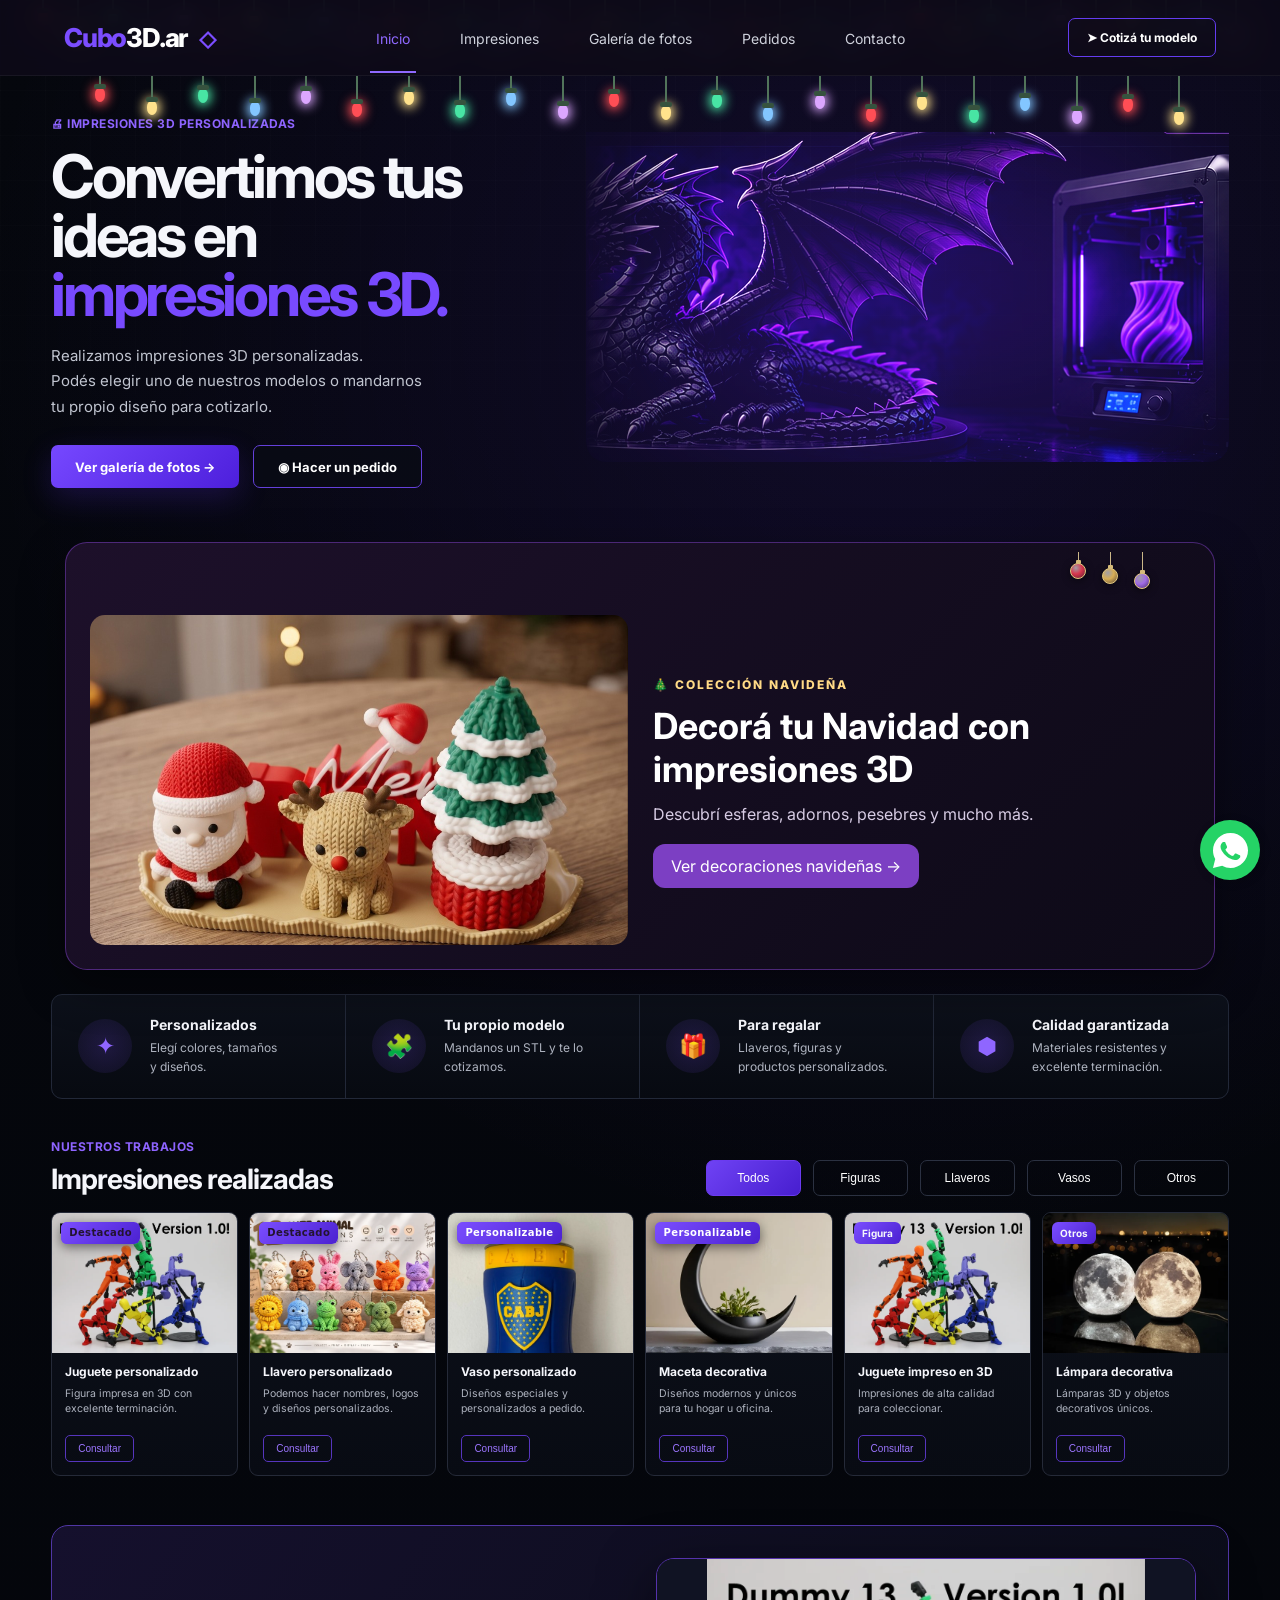
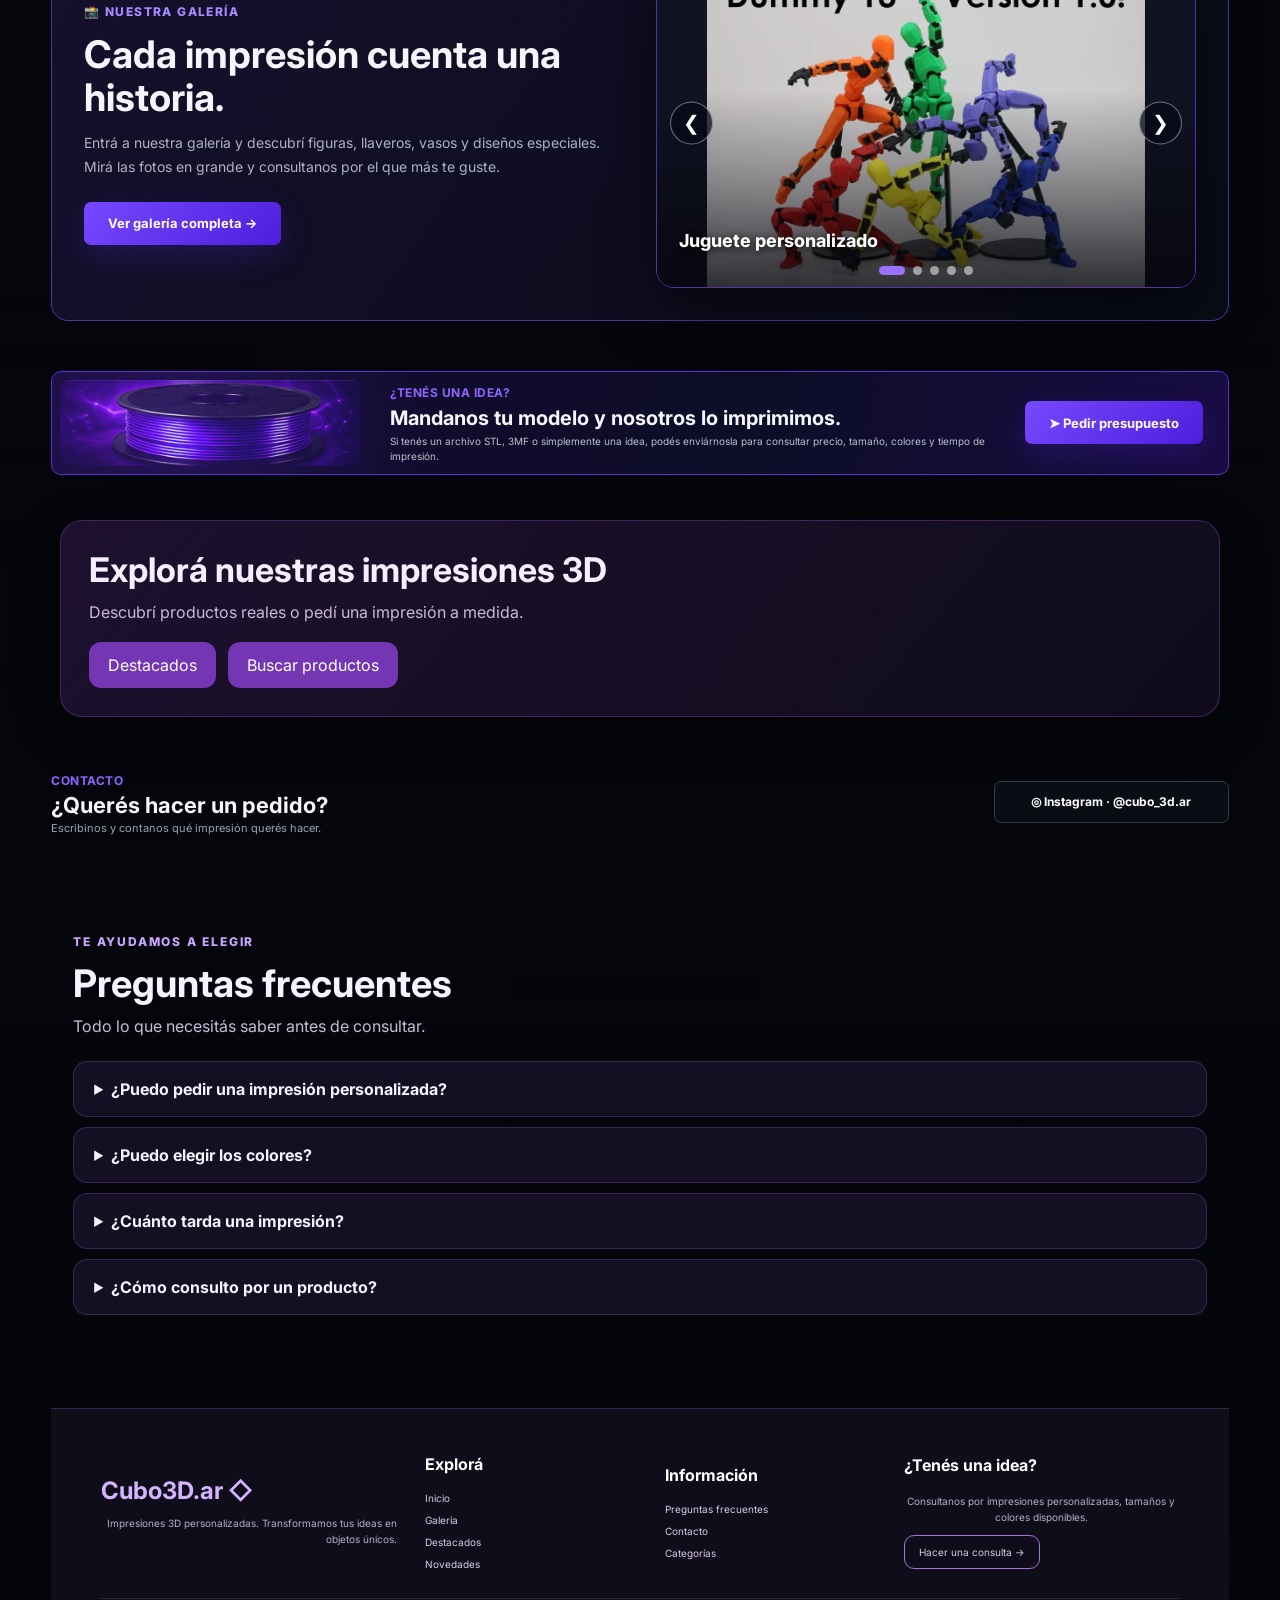
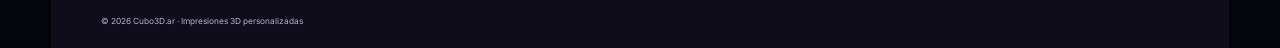
<file: index.html>
<!DOCTYPE html>

<html lang="es">
<head>
<meta charset="utf-8"/>
<meta content="width=device-width, initial-scale=1.0" name="viewport"/>
<title>Cubo3D.ar | Impresiones 3D</title>
<link rel="icon" href="imagenes/icono.png" type="image/png">
<link href="https://fonts.googleapis.com" rel="preconnect"/>
<link crossorigin="" href="https://fonts.gstatic.com" rel="preconnect"/>
<link href="https://fonts.googleapis.com/css2?family=Inter:wght@400;500;600;700;800&amp;display=swap" rel="stylesheet"/>
<link href="style.css" rel="stylesheet"/>
<link href="carrusel.css" rel="stylesheet"/>
<link href="tienda.css" rel="stylesheet"/><link href="profesional.css" rel="stylesheet"/><link href="etiquetas-recientes.css" rel="stylesheet"/><link href="carruseles-fix.css" rel="stylesheet"/><link href="luces-y-trineo.css?v=2" rel="stylesheet"/>
<link href="destacados-navidenos.css" rel="stylesheet"/><link href="bolitas-navidenas.css" rel="stylesheet"/><link href="copos-suaves.css?v=2" rel="stylesheet"/></head>
<body>
<header class="header">
<a class="logo" href="#inicio"><span>Cubo</span>3D.ar <b>◇</b></a>
<nav class="nav">
<a class="active" href="#inicio">Inicio</a>
<a href="#trabajos">Impresiones</a>
<a href="galeria.html">Galería de fotos</a>
<a href="#pedidos">Pedidos</a>
<a href="#contacto">Contacto</a>
</nav>
<a class="cotiza" href="#contacto">➤ Cotizá tu modelo</a>
</header>
<main>
<section class="hero" id="inicio">
<div class="hero-text">
<div class="eyebrow">🖨 IMPRESIONES 3D PERSONALIZADAS</div>
<h1>Convertimos tus ideas en <span>impresiones 3D.</span></h1>
<p>Realizamos impresiones 3D personalizadas.<br/>Podés elegir uno de nuestros modelos o mandarnos<br/>tu propio diseño para cotizarlo.</p>
<div class="hero-actions">
<a class="btn primary" href="galeria.html">Ver galería de fotos →</a>
<a class="btn secondary" href="#contacto">◉ Hacer un pedido</a>
</div>
</div>
<div class="hero-image-wrap">
<div class="hero-glow"></div>
<img alt="Dragón impreso en 3D" class="hero-image" src="imagenes/dragon-principal.png"/>
<div class="whatsapp-container">
  <a href="https://wa.me/5491151370182" 
     class="whatsapp-float" 
     target="_blank" 
     rel="noopener noreferrer" 
     title="Chatea con nosotros por WhatsApp">
    <svg xmlns="http://w3.org" viewBox="0 0 32 32" fill="#25D366">
      <path d="M16 0C7.163 0 0 7.163 0 16c0 2.85.743 5.518 2.043 7.846L0 32l8.347-2.007A15.86 15.86 0 0016 32c8.837 0 16-7.163 16-16S24.837 0 16 0zm8.288 22.564c-.354.994-1.742 1.819-2.857 2.058-.788.167-1.808.3-5.253-1.077-4.409-1.758-7.274-6.223-7.494-6.516-.22-.293-1.79-2.384-1.79-4.548 0-2.164 1.131-3.226 1.531-3.664.4-.438.871-.548 1.161-.548.29 0 .58.005.832.017.271.013.635-.103.992.748.374.898 1.272 3.109 1.383 3.336.11.227.185.492.037.785-.148.293-.222.476-.442.733-.22.257-.463.574-.662.771-.223.221-.456.462-.196.907.26.445 1.154 1.906 2.478 3.085 1.706 1.516 3.143 1.983 3.587 2.203.444.22.704.183.965-.11.26-.293 1.121-1.306 1.421-1.754.3-.448.599-.374 1.009-.224.41.15 2.602 1.227 3.046 1.45.443.223.738.334.847.519.109.185.109 1.076-.245 2.07z"/>
    </svg>
    <span class="whatsapp-tooltip">¡Escríbenos por WhatsApp!</span>
  </a>
  <style>
.whatsapp-container {
  position: fixed;
  bottom: 20px;
  right: 20px;
  z-index: 9999;
  display: flex;
  align-items: center;
}

.whatsapp-float {
  display: flex;
  align-items: center;
  justify-content: center;
  width: 60px;
  height: 60px;
  background-color: #25d366;
  border-radius: 50%;
  box-shadow: 2px 2px 10px rgba(0, 0, 0, 0.2);
  transition: transform 0.3s ease, background-color 0.3s ease;
  position: relative;
}

.whatsapp-float svg {
  width: 35px;
  height: 35px;
  fill: #ffffff;
}

.whatsapp-float:hover {
  transform: scale(1.1);
  background-color: #20ba5a;
}

/* Globo de texto (Tooltip) */
.whatsapp-tooltip {
  position: absolute;
  right: 75px;
  background-color: #ffffff;
  color: #333366;
  padding: 8px 14px;
  border-radius: 20px;
  box-shadow: 0 4px 10px rgba(0, 0, 0, 0.15);
  font-family: sans-serif;
  font-size: 14px;
  font-weight: 500;
  white-space: nowrap;
  opacity: 0;
  visibility: hidden;
  transition: opacity 0.3s ease, transform 0.3s ease;
  pointer-events: none;
}

.whatsapp-container:hover .whatsapp-tooltip {
  opacity: 1;
  visibility: visible;
  transform: translateX(-5px);
}
</style>
</div>
</div>
</section>
<section class="christmas-home-feature"><img alt="Bandeja navideña con Papá Noel, reno y árbol de Navidad" src="imagenes/catalogo/bandeja-papa-noel-reno-arbol.jfif"/><div><span>🎄 COLECCIÓN NAVIDEÑA</span><h2>Decorá tu Navidad con impresiones 3D</h2><p>Descubrí esferas, adornos, pesebres y mucho más.</p><a href="galeria.html#cat-juguetes">Ver decoraciones navideñas →</a></div></section><section class="benefits">
<div class="benefit"><div class="benefit-icon">✦</div><div><h3>Personalizados</h3><p>Elegí colores, tamaños<br/>y diseños.</p></div></div>
<div class="benefit"><div class="benefit-icon">🧩</div><div><h3>Tu propio modelo</h3><p>Mandanos un STL y te lo<br/>cotizamos.</p></div></div>
<div class="benefit"><div class="benefit-icon">🎁</div><div><h3>Para regalar</h3><p>Llaveros, figuras y<br/>productos personalizados.</p></div></div>
<div class="benefit"><div class="benefit-icon">⬢</div><div><h3>Calidad garantizada</h3><p>Materiales resistentes y<br/>excelente terminación.</p></div></div>
</section>
<section class="works" id="trabajos">
<div class="works-head">
<div><span>NUESTROS TRABAJOS</span><h2>Impresiones realizadas</h2></div>
<div class="filters">
<button class="filter active" data-filter="todos">Todos</button>
<button class="filter" data-filter="figuras">Figuras</button>
<button class="filter" data-filter="llaveros">Llaveros</button>
<button class="filter" data-filter="vasos">Vasos</button>
<button class="filter" data-filter="otros">Otros</button>
</div>
</div>
<div class="cards">
<article class="card" data-category="figuras">
<div class="card-image"><img alt="Juguete impreso en 3D" src="imagenes/catalogo/juguetes-01.webp"/><span>Figura</span></div>
<div class="card-body"><h3>Juguete personalizado</h3><p>Figura impresa en 3D con excelente terminación.</p><button onclick="pedirProducto('Juguete personalizado')">Consultar</button></div>
</article>
<article class="card" data-category="llaveros">
<div class="card-image"><img alt="Llavero impreso en 3D" src="imagenes/catalogo/llaveros-01.webp"/><span>Llavero</span></div>
<div class="card-body"><h3>Llavero personalizado</h3><p>Podemos hacer nombres, logos y diseños personalizados.</p><button onclick="pedirProducto('Llavero personalizado')">Consultar</button></div>
</article>
<article class="card" data-category="vasos">
<div class="card-image"><img alt="Vaso impreso en 3D" src="imagenes/catalogo/nuevo-vasos-01-corregido.jpg" style="object-position:center 40%"/><span>Vaso</span></div>
<div class="card-body"><h3>Vaso personalizado</h3><p>Diseños especiales y personalizados a pedido.</p><button onclick="pedirProducto('Vaso personalizado')">Consultar</button></div>
</article>
<article class="card" data-category="otros">
<div class="card-image"><img alt="Maceta impreso en 3D" src="imagenes/catalogo/macetas-01.webp"/><span>Otros</span></div>
<div class="card-body"><h3>Maceta decorativa</h3><p>Diseños modernos y únicos para tu hogar u oficina.</p><button onclick="pedirProducto('Maceta decorativa')">Consultar</button></div>
</article>
<article class="card" data-category="figuras">
<div class="card-image"><img alt="Juguete impreso en 3D" src="imagenes/catalogo/juguetes-01.webp"/><span>Figura</span></div>
<div class="card-body"><h3>Juguete impreso en 3D</h3><p>Impresiones de alta calidad para coleccionar.</p><button onclick="pedirProducto('Juguete impreso en 3D')">Consultar</button></div>
</article>
<article class="card" data-category="otros">
<div class="card-image"><img alt="Lámpara impreso en 3D" src="imagenes/catalogo/lamparas-01.webp"/><span>Otros</span></div>
<div class="card-body"><h3>Lámpara decorativa</h3><p>Lámparas 3D y objetos decorativos únicos.</p><button onclick="pedirProducto('Lámpara decorativa')">Consultar</button></div>
</article>
</div>
</section>
<section aria-labelledby="galeria-titulo" class="gallery-teaser">
<div class="gallery-teaser-copy">
<span>📸 NUESTRA GALERÍA</span>
<h2 id="galeria-titulo">Cada impresión cuenta una historia.</h2>
<p>Entrá a nuestra galería y descubrí figuras, llaveros, vasos y diseños especiales. Mirá las fotos en grande y consultanos por el que más te guste.</p>
<a class="btn primary" href="galeria.html">Ver galería completa →</a>
</div>
<div aria-label="Carrusel de impresiones 3D" class="auto-carousel" data-interval="4000" tabindex="0">
<div class="carousel-track"><div aria-hidden="false" class="carousel-slide is-active"><img alt="Juguete impreso en 3D" src="imagenes/catalogo/juguetes-01.webp"/><div class="carousel-caption">Juguete personalizado</div></div>
<div aria-hidden="true" class="carousel-slide"><img alt="Vaso impreso en 3D" src="imagenes/catalogo/nuevo-vasos-01-corregido.jpg"/><div class="carousel-caption">Vaso personalizado</div></div>
<div aria-hidden="true" class="carousel-slide"><img alt="Lámpara impreso en 3D" src="imagenes/catalogo/lamparas-01.webp"/><div class="carousel-caption">Lámpara decorativa</div></div>
<div aria-hidden="true" class="carousel-slide"><img alt="Llavero impreso en 3D" src="imagenes/catalogo/llaveros-01.webp"/><div class="carousel-caption">Llavero personalizado</div></div>

<div aria-hidden="true" class="carousel-slide"><img alt="Maceta impreso en 3D" src="imagenes/catalogo/macetas-01.webp"/><div class="carousel-caption">Maceta decorativa</div></div></div>
<button aria-label="Imagen anterior" class="carousel-arrow carousel-prev" type="button">❮</button>
<button aria-label="Imagen siguiente" class="carousel-arrow carousel-next" type="button">❯</button>
<div aria-label="Elegir imagen" class="carousel-dots"></div>
</div>
</section>
<section class="budget" id="pedidos">
<div class="spool-wrap"><img alt="Filamento para impresión 3D" src="imagenes/filamento.png"/></div>
<div class="budget-copy"><span>¿TENÉS UNA IDEA?</span><h2>Mandanos tu modelo y nosotros lo imprimimos.</h2><p>Si tenés un archivo STL, 3MF o simplemente una idea, podés enviárnosla para consultar precio, tamaño, colores y tiempo de impresión.</p></div>
<a class="btn primary budget-btn" href="#contacto">➤ Pedir presupuesto</a>
</section>
<section class="shop-home-links"><h2>Explorá nuestras impresiones 3D</h2><p>Descubrí productos reales o pedí una impresión a medida.</p><div><a href="galeria.html#destacados">Destacados</a><a href="galeria.html#buscar-productos">Buscar productos</a></div></section><section class="contact" id="contacto">
<div><span>CONTACTO</span><h2>¿Querés hacer un pedido?</h2><p>Escribinos y contanos qué impresión querés hacer.</p></div>
<div class="contact-actions">
<a class="instagram" href="https://www.instagram.com/cubo_3d.ar/" target="_blank">◎ Instagram · @cubo_3d.ar</a>
</div>
</section>
<section class="pro-faq" id="preguntas-frecuentes"><div class="pro-heading"><span>TE AYUDAMOS A ELEGIR</span><h2>Preguntas frecuentes</h2><p>Todo lo que necesitás saber antes de consultar.</p></div><details><summary>¿Puedo pedir una impresión personalizada?</summary><p>Sí. Contanos tu idea o compartí una imagen o archivo STL/3MF para evaluar el trabajo y preparar un presupuesto.</p></details><details><summary>¿Puedo elegir los colores?</summary><p>Podés consultar por colores y combinaciones disponibles. Las opciones dependen del diseño y del filamento.</p></details><details><summary>¿Cuánto tarda una impresión?</summary><p>Depende del tamaño, la complejidad y los pedidos en curso. Te informamos el plazo estimado al cotizar.</p></details><details><summary>¿Cómo consulto por un producto?</summary><p>Podés compartir una foto o el nombre del modelo desde la galería y contactarnos desde la sección de contacto.</p></details></section><dialog aria-label="Vista ampliada del producto" class="pro-viewer" id="proViewer"><button aria-label="Cerrar" class="pro-close" type="button">×</button><button aria-label="Foto anterior" class="pro-prev" type="button">‹</button><figure><img alt=""/><figcaption></figcaption></figure><button aria-label="Foto siguiente" class="pro-next" type="button">›</button></dialog></main>
<footer class="pro-footer"><div><a class="pro-brand" href="index.html#inicio"><strong>Cubo3D.ar ◇</strong></a><p>Impresiones 3D personalizadas. Transformamos tus ideas en objetos únicos.</p></div><div><h3>Explorá</h3><a href="index.html">Inicio</a><a href="galeria.html">Galería</a><a href="galeria.html#destacados">Destacados</a><a href="galeria.html#novedades">Novedades</a></div><div><h3>Información</h3><a href="index.html#preguntas-frecuentes">Preguntas frecuentes</a><a href="index.html#contacto">Contacto</a><a href="galeria.html#categorias">Categorías</a></div><div><h3>¿Tenés una idea?</h3><p>Consultanos por impresiones personalizadas, tamaños y colores disponibles.</p><a class="pro-footer-cta" href="index.html#contacto">Hacer una consulta →</a></div><small>© 2026 Cubo3D.ar · Impresiones 3D personalizadas</small></footer>
<script src="app.js"></script>
<script src="carrusel.js"></script>
<button aria-label="Volver arriba" id="proToTop" title="Volver arriba" type="button">↑</button><script src="profesional.js"></script><script src="etiquetas-recientes.js"></script><script src="luces-y-trineo.js?v=2"></script><script src="bolitas-navidenas.js"></script><script src="copos-suaves.js?v=2"></script></body>
</html>
</file>
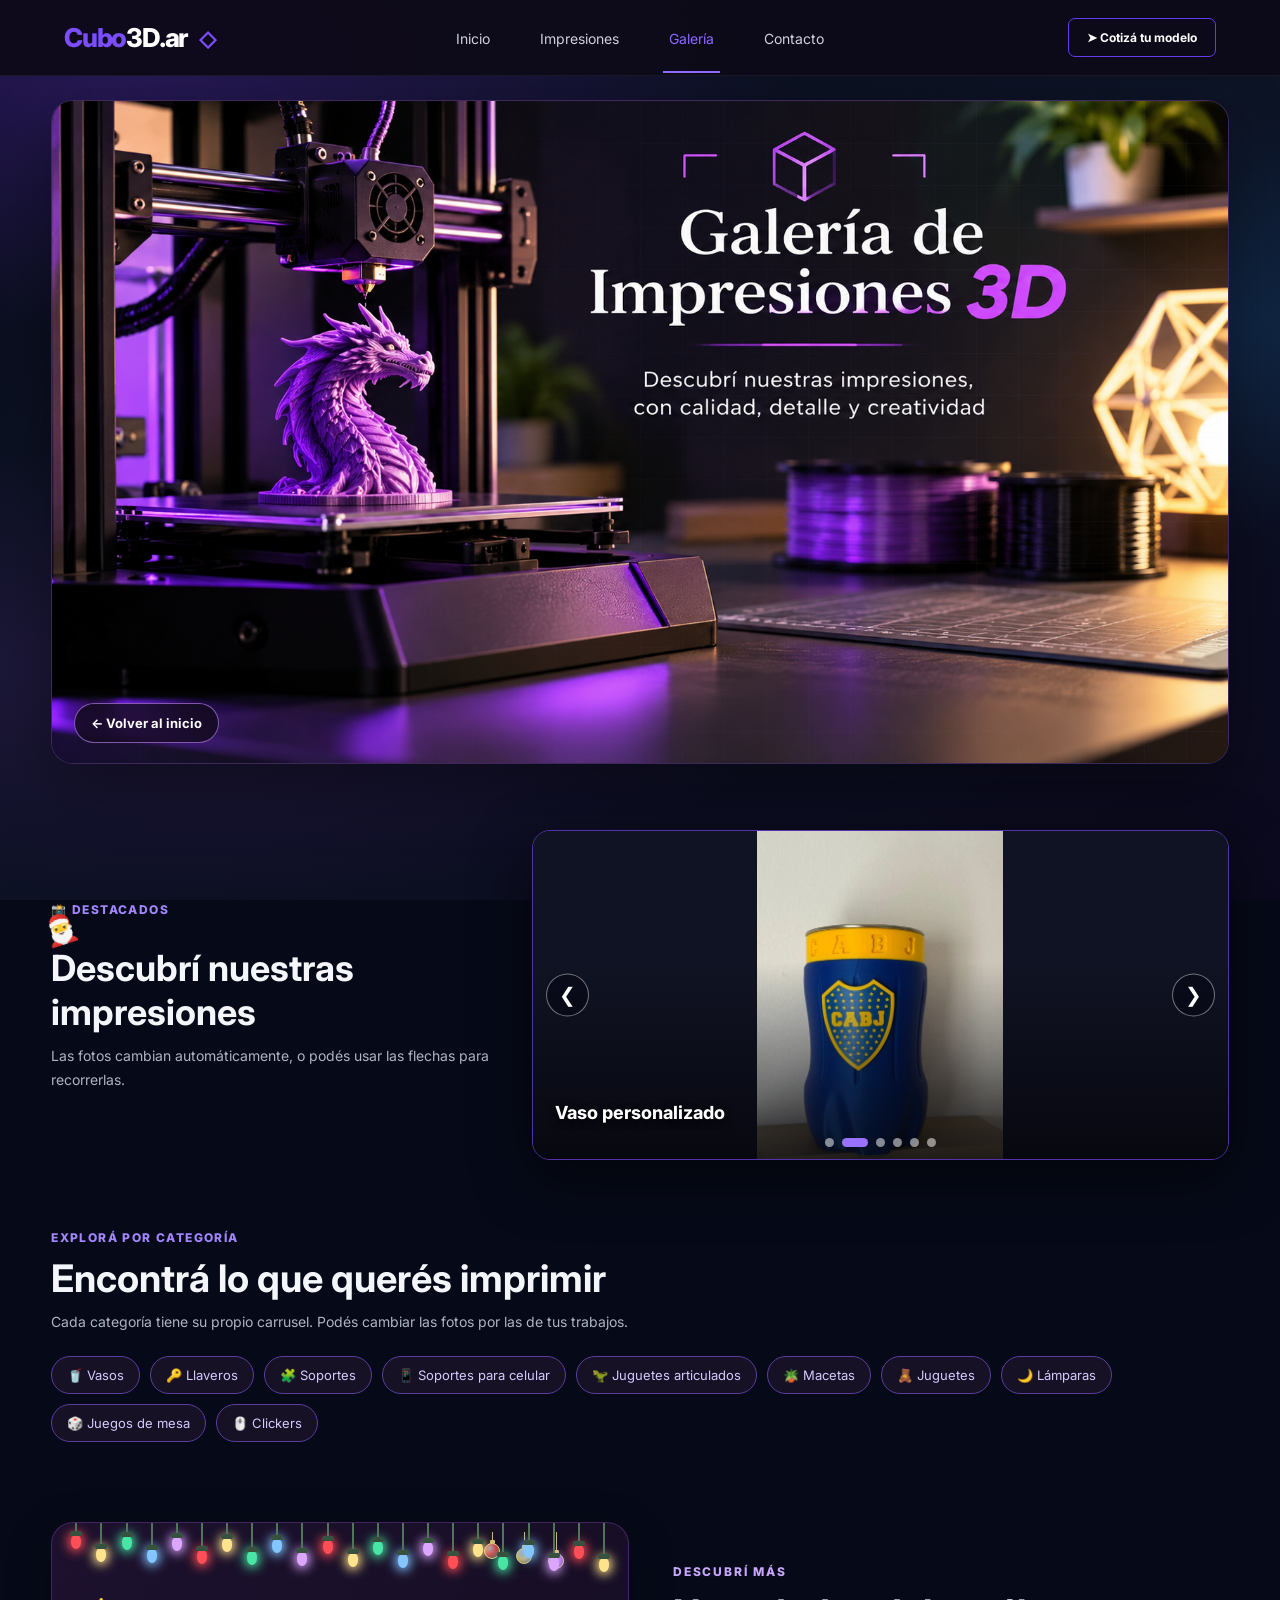
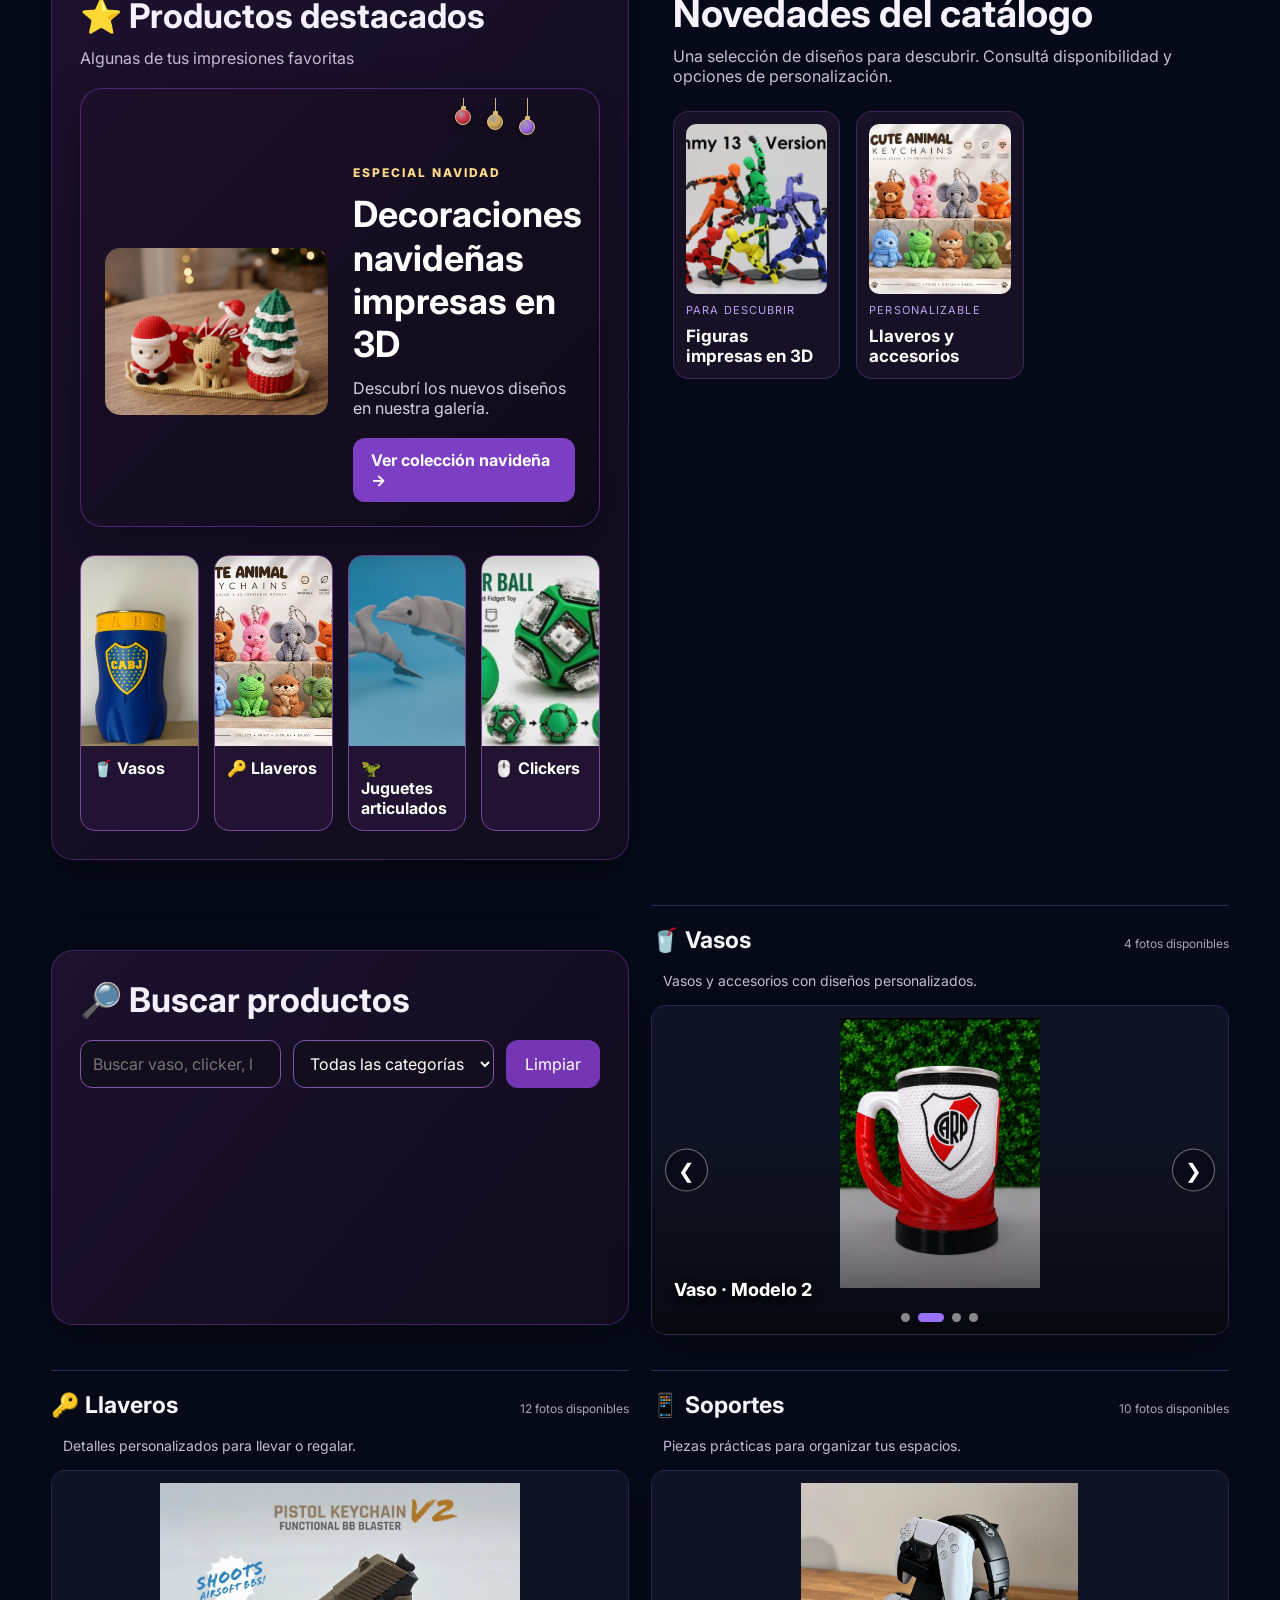
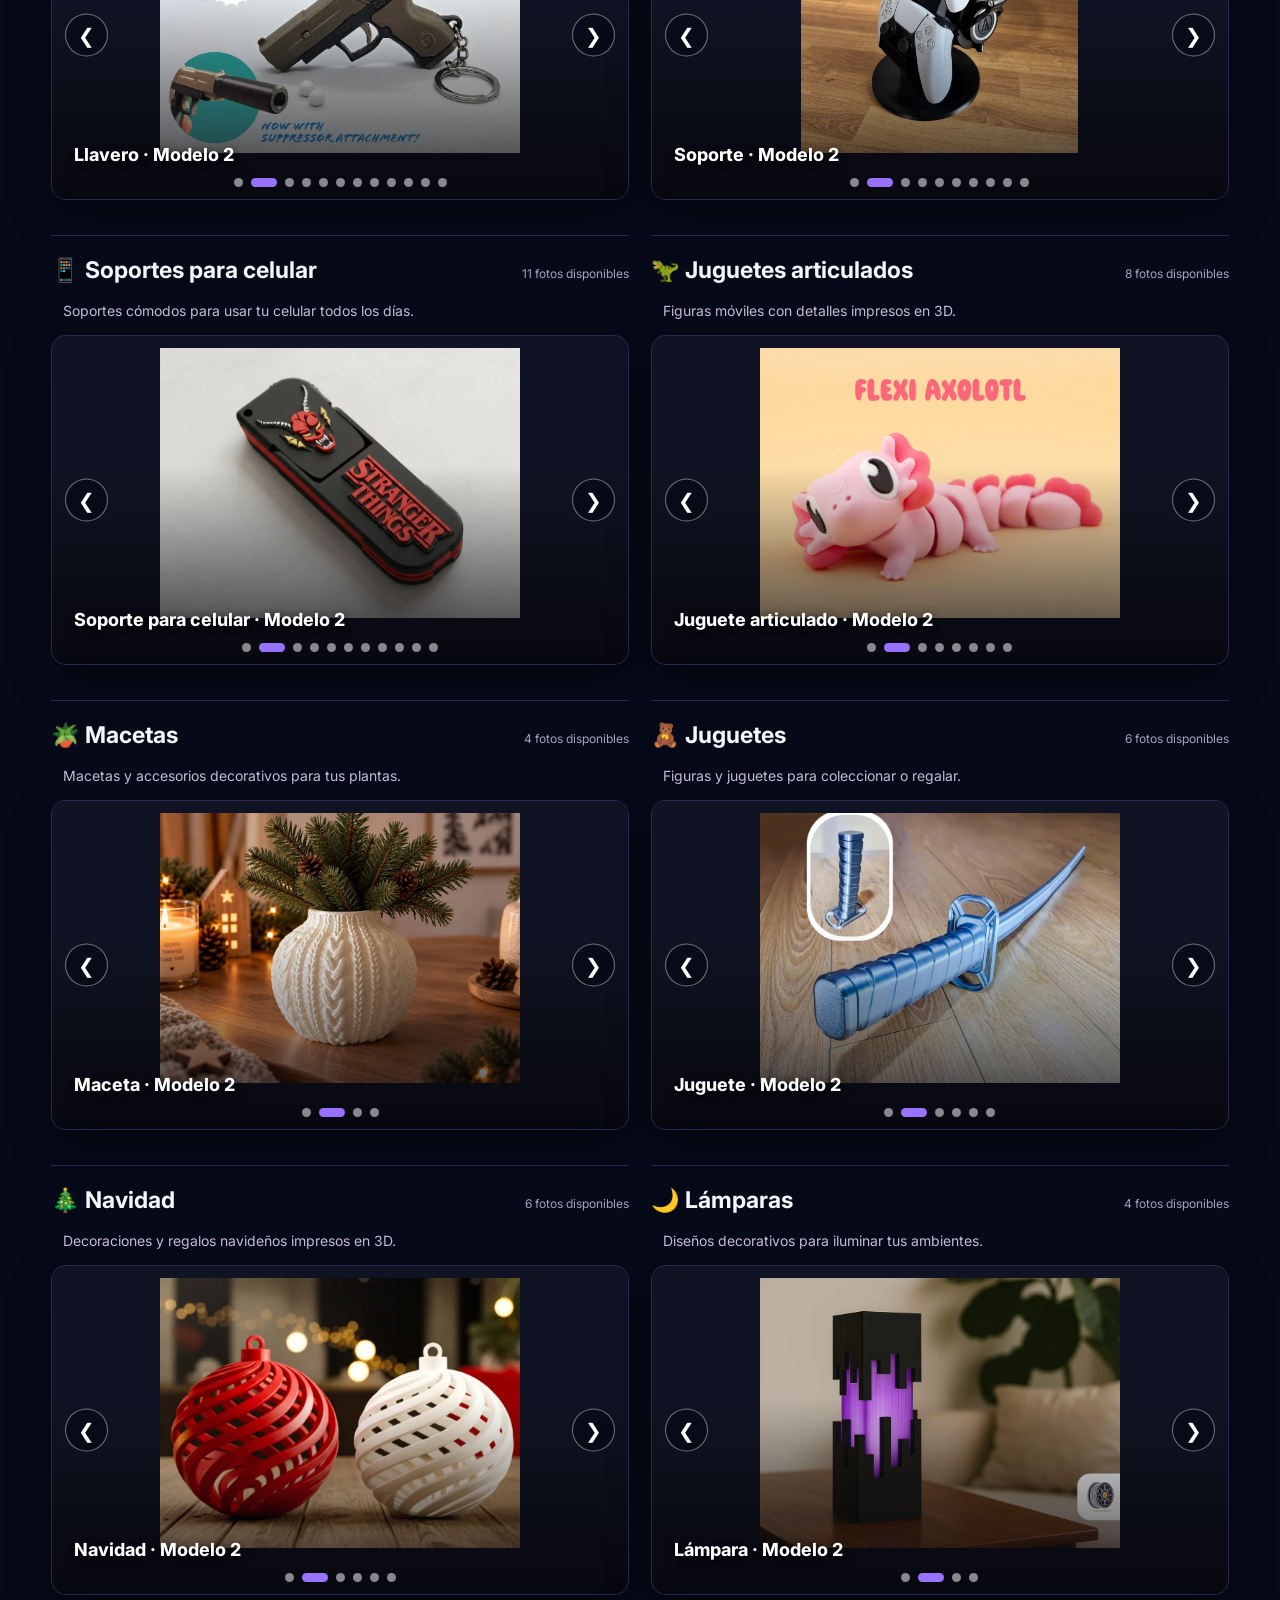
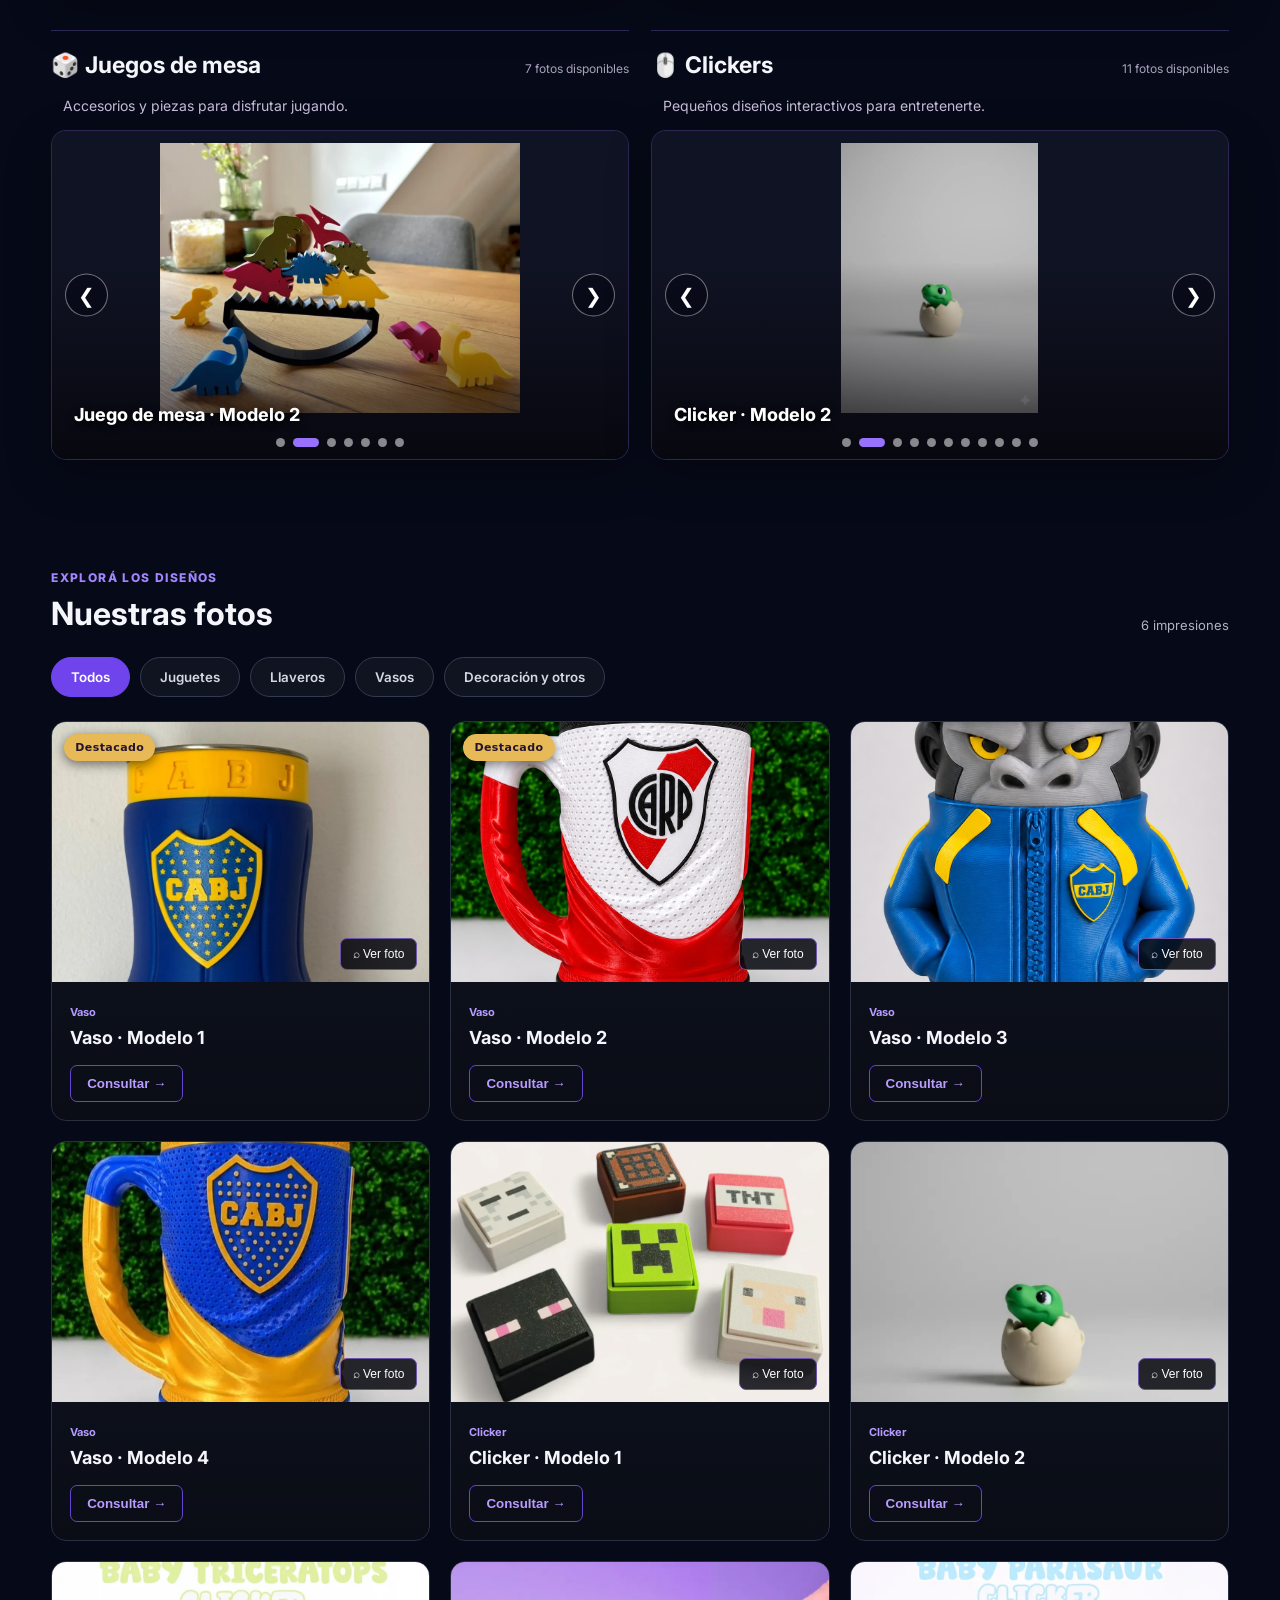
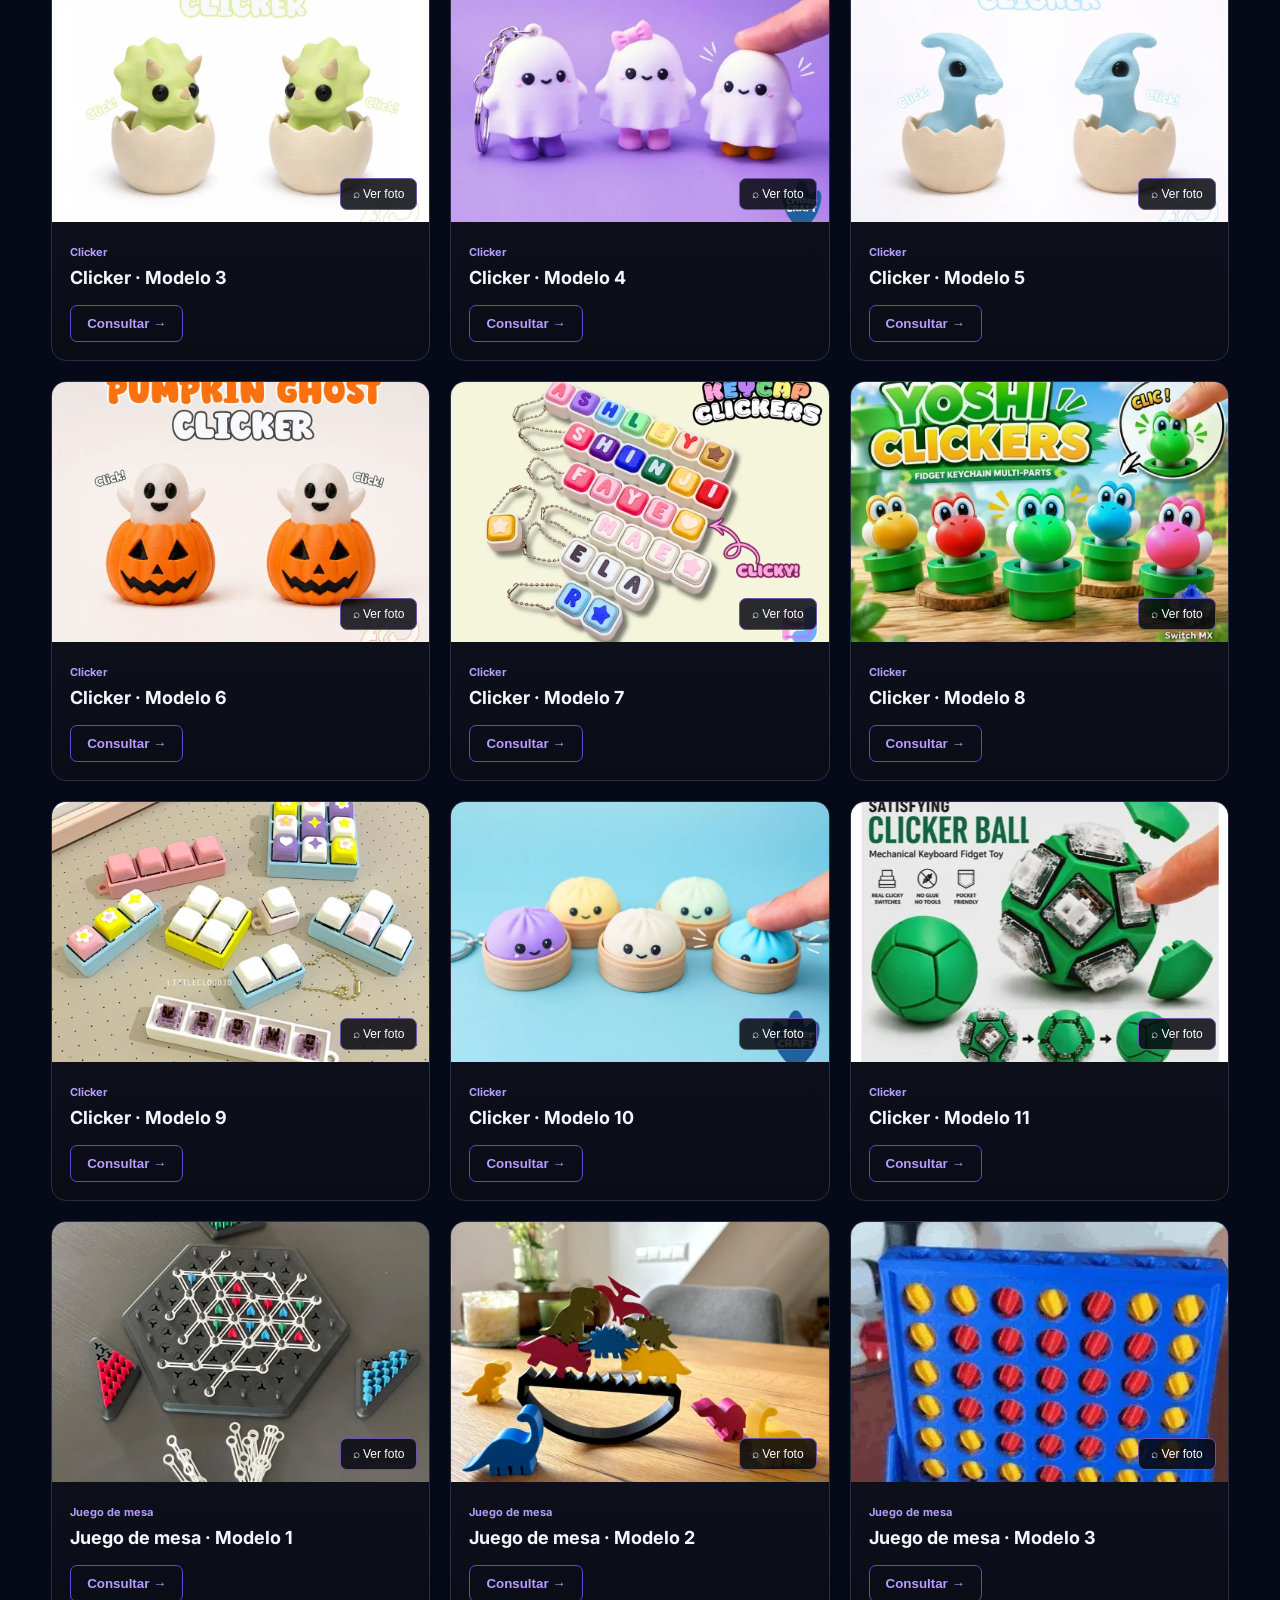
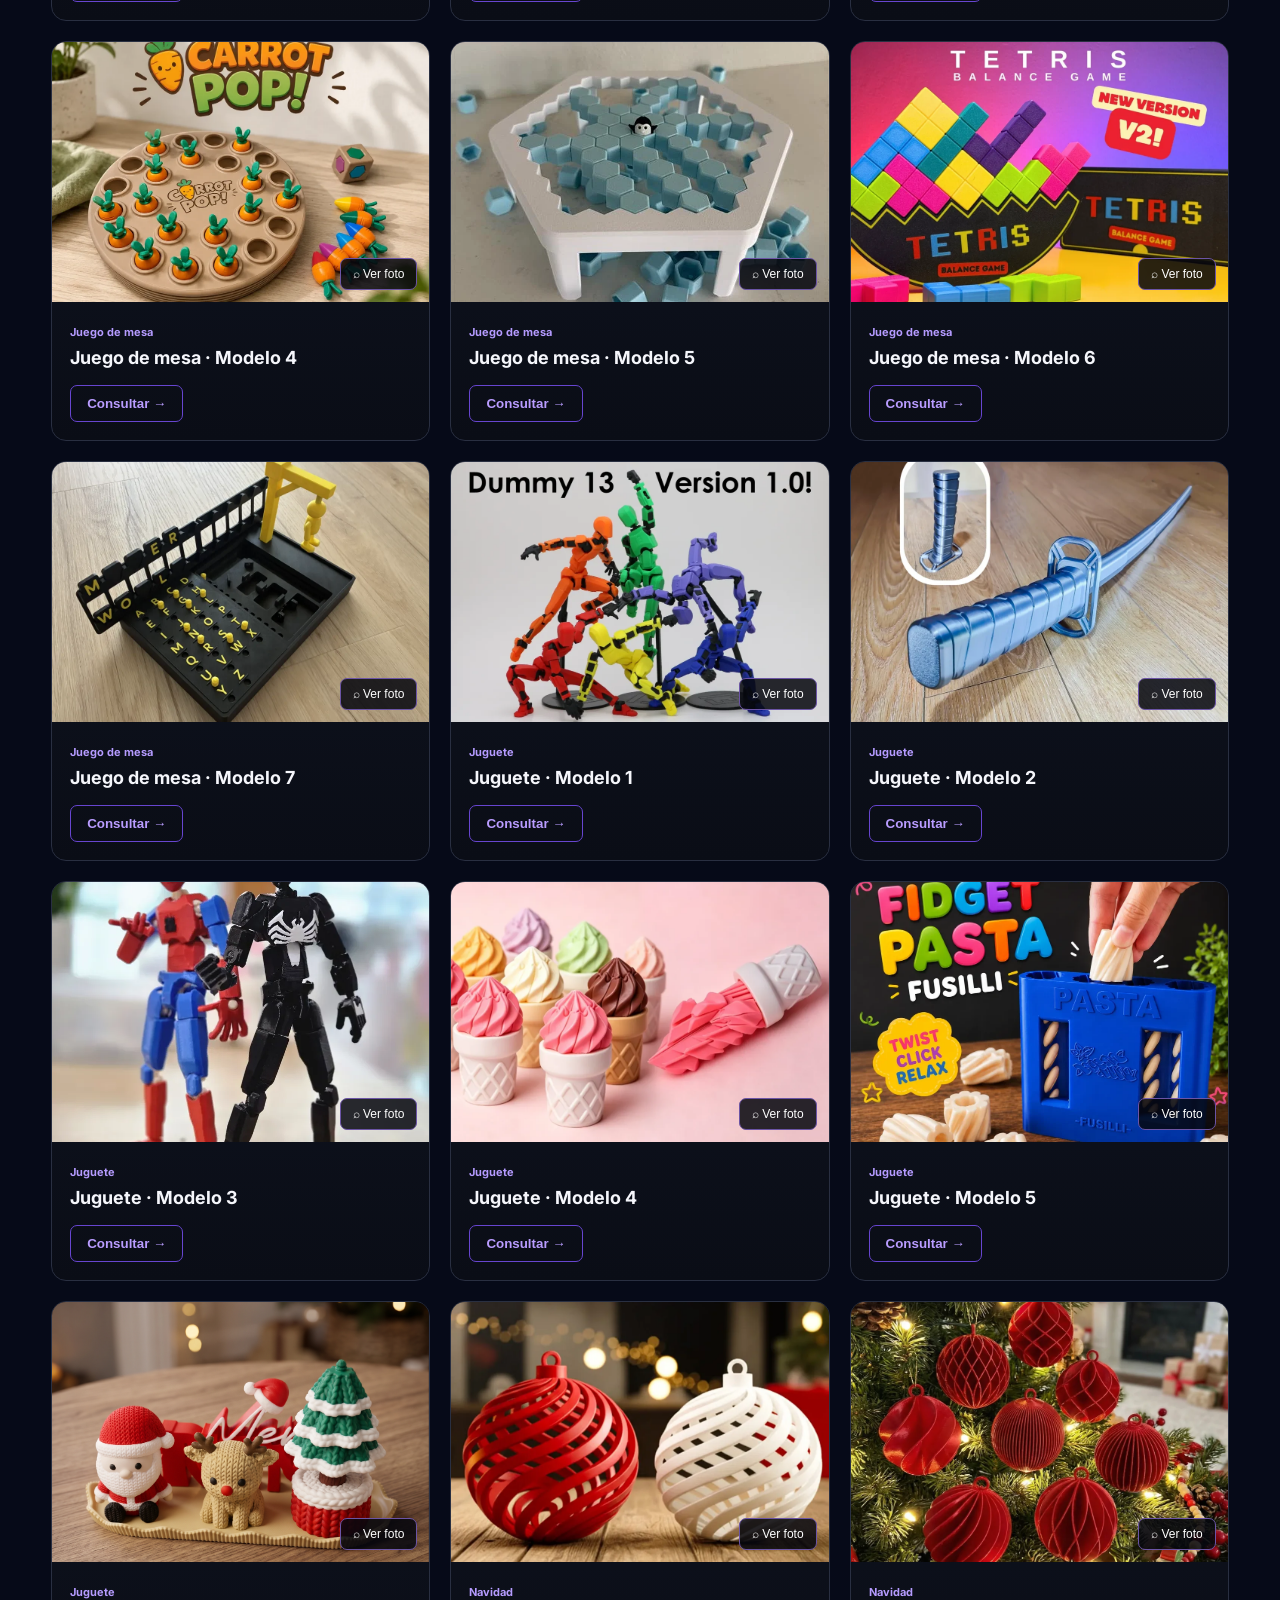
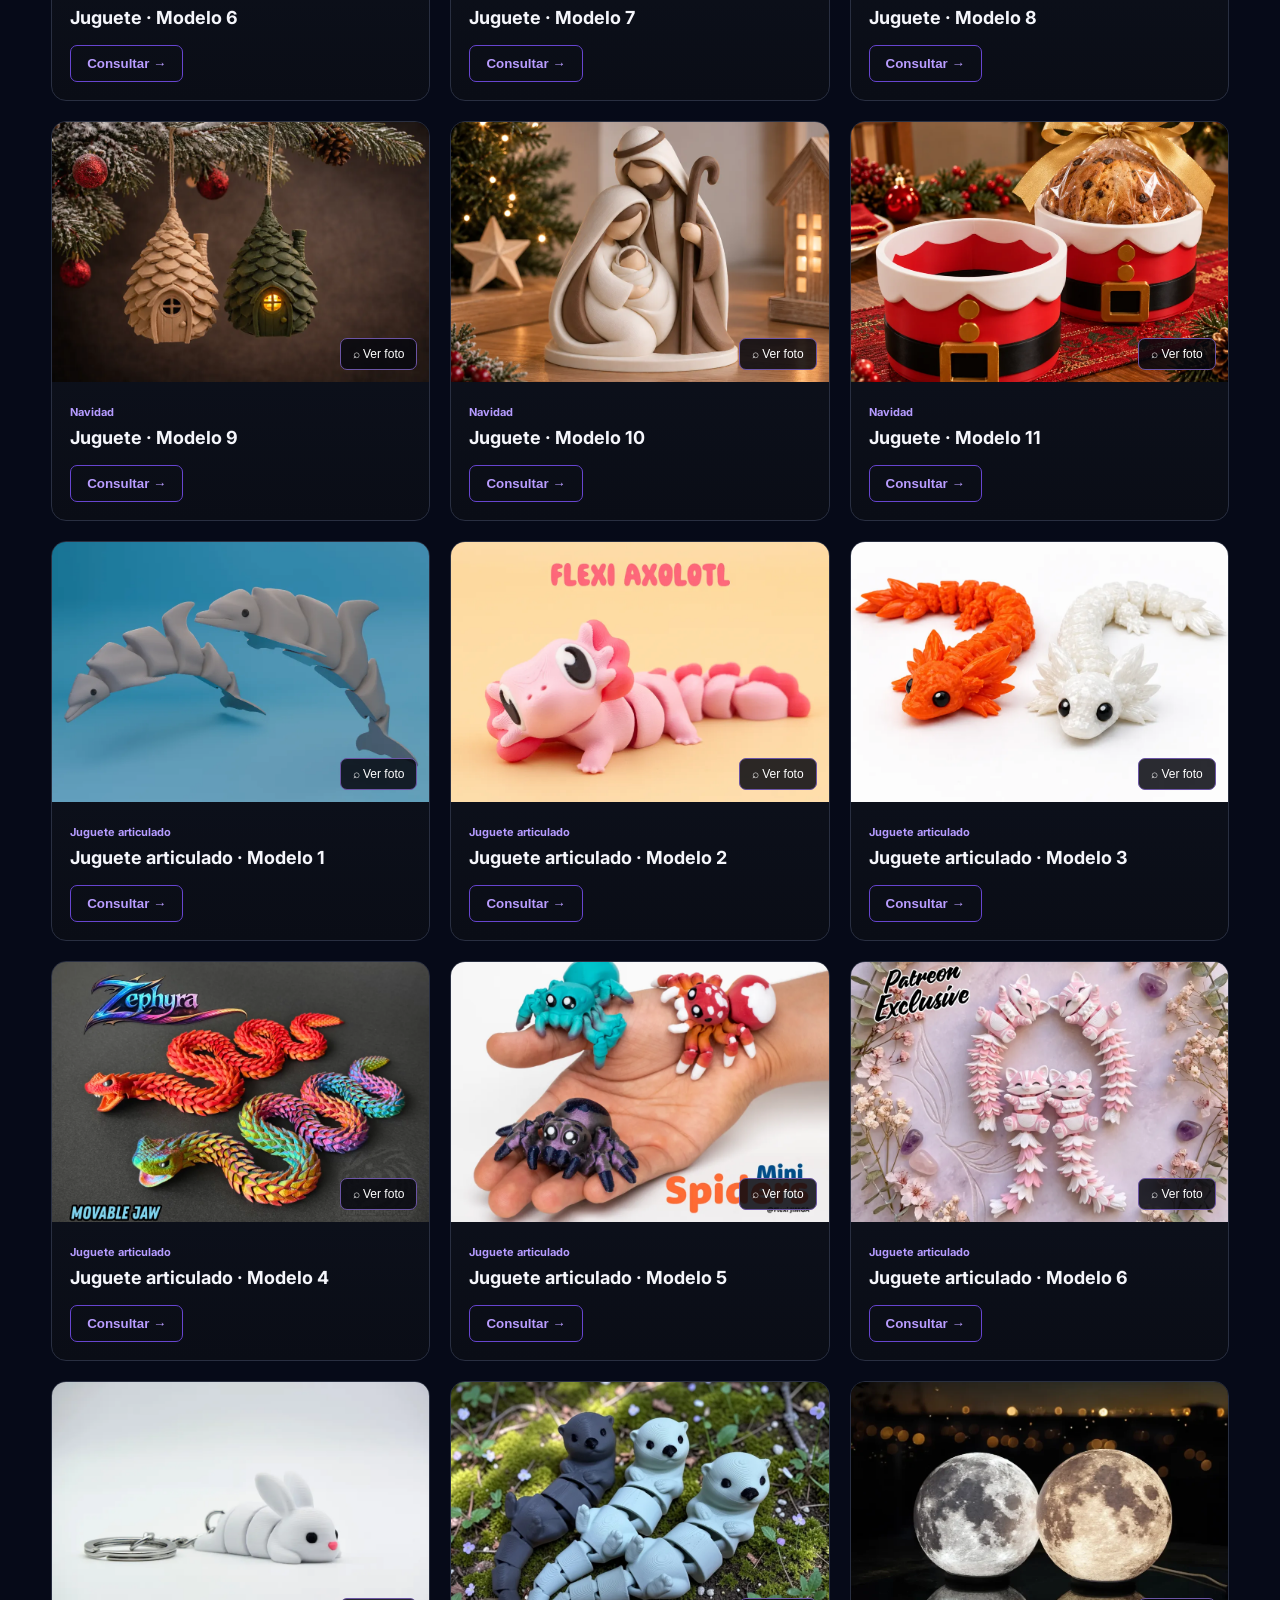
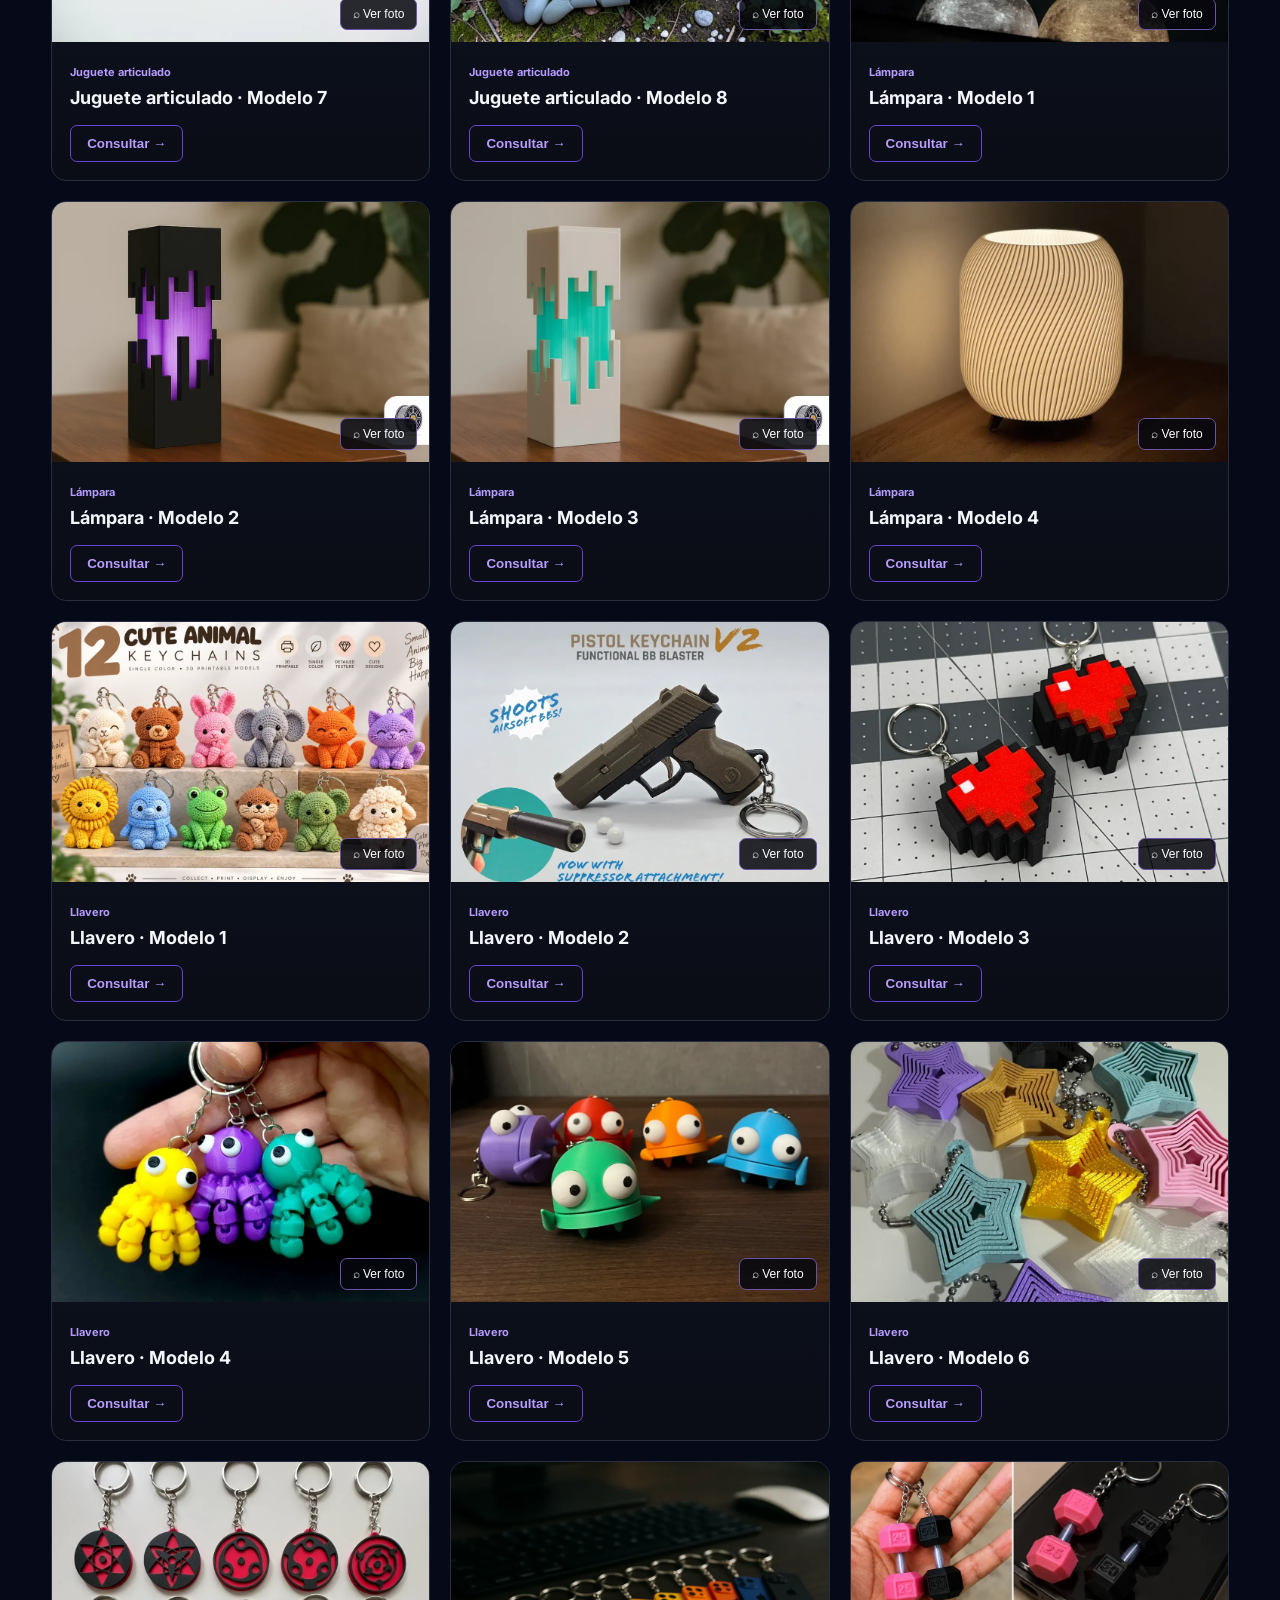
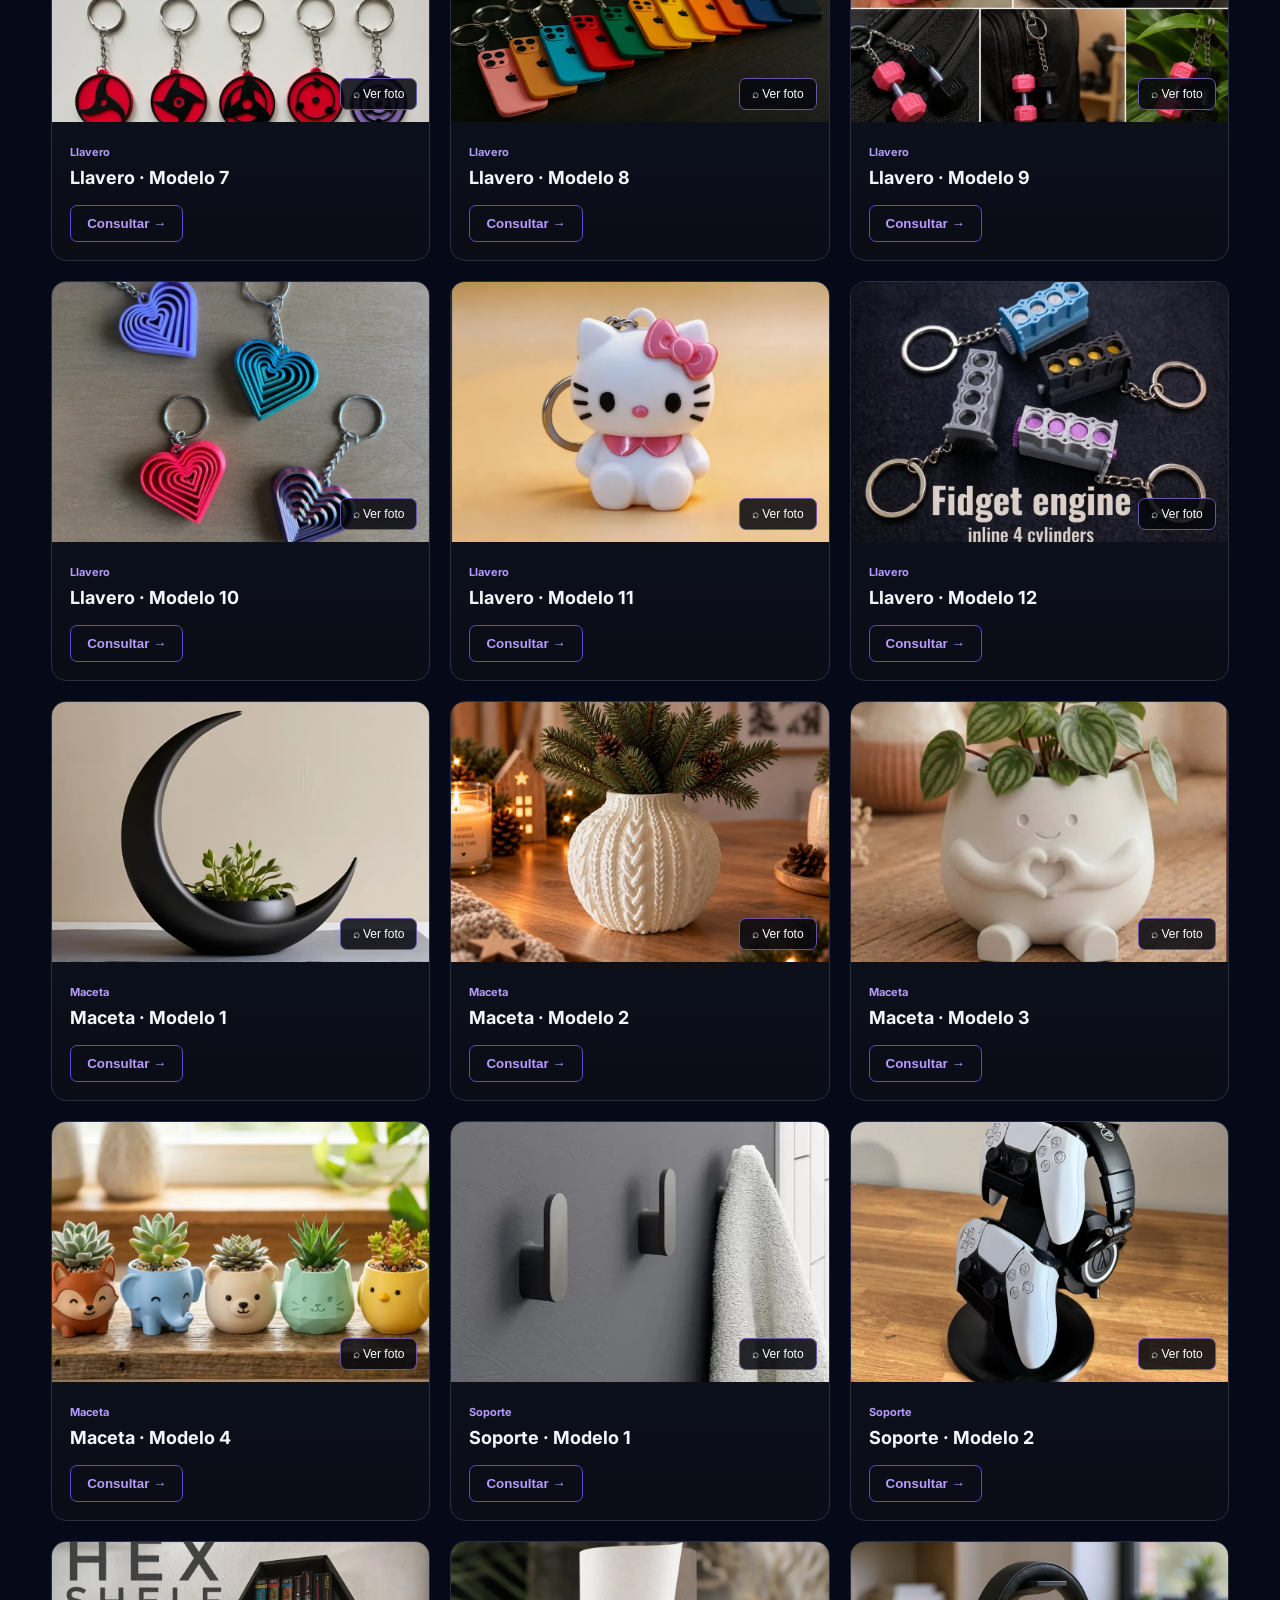
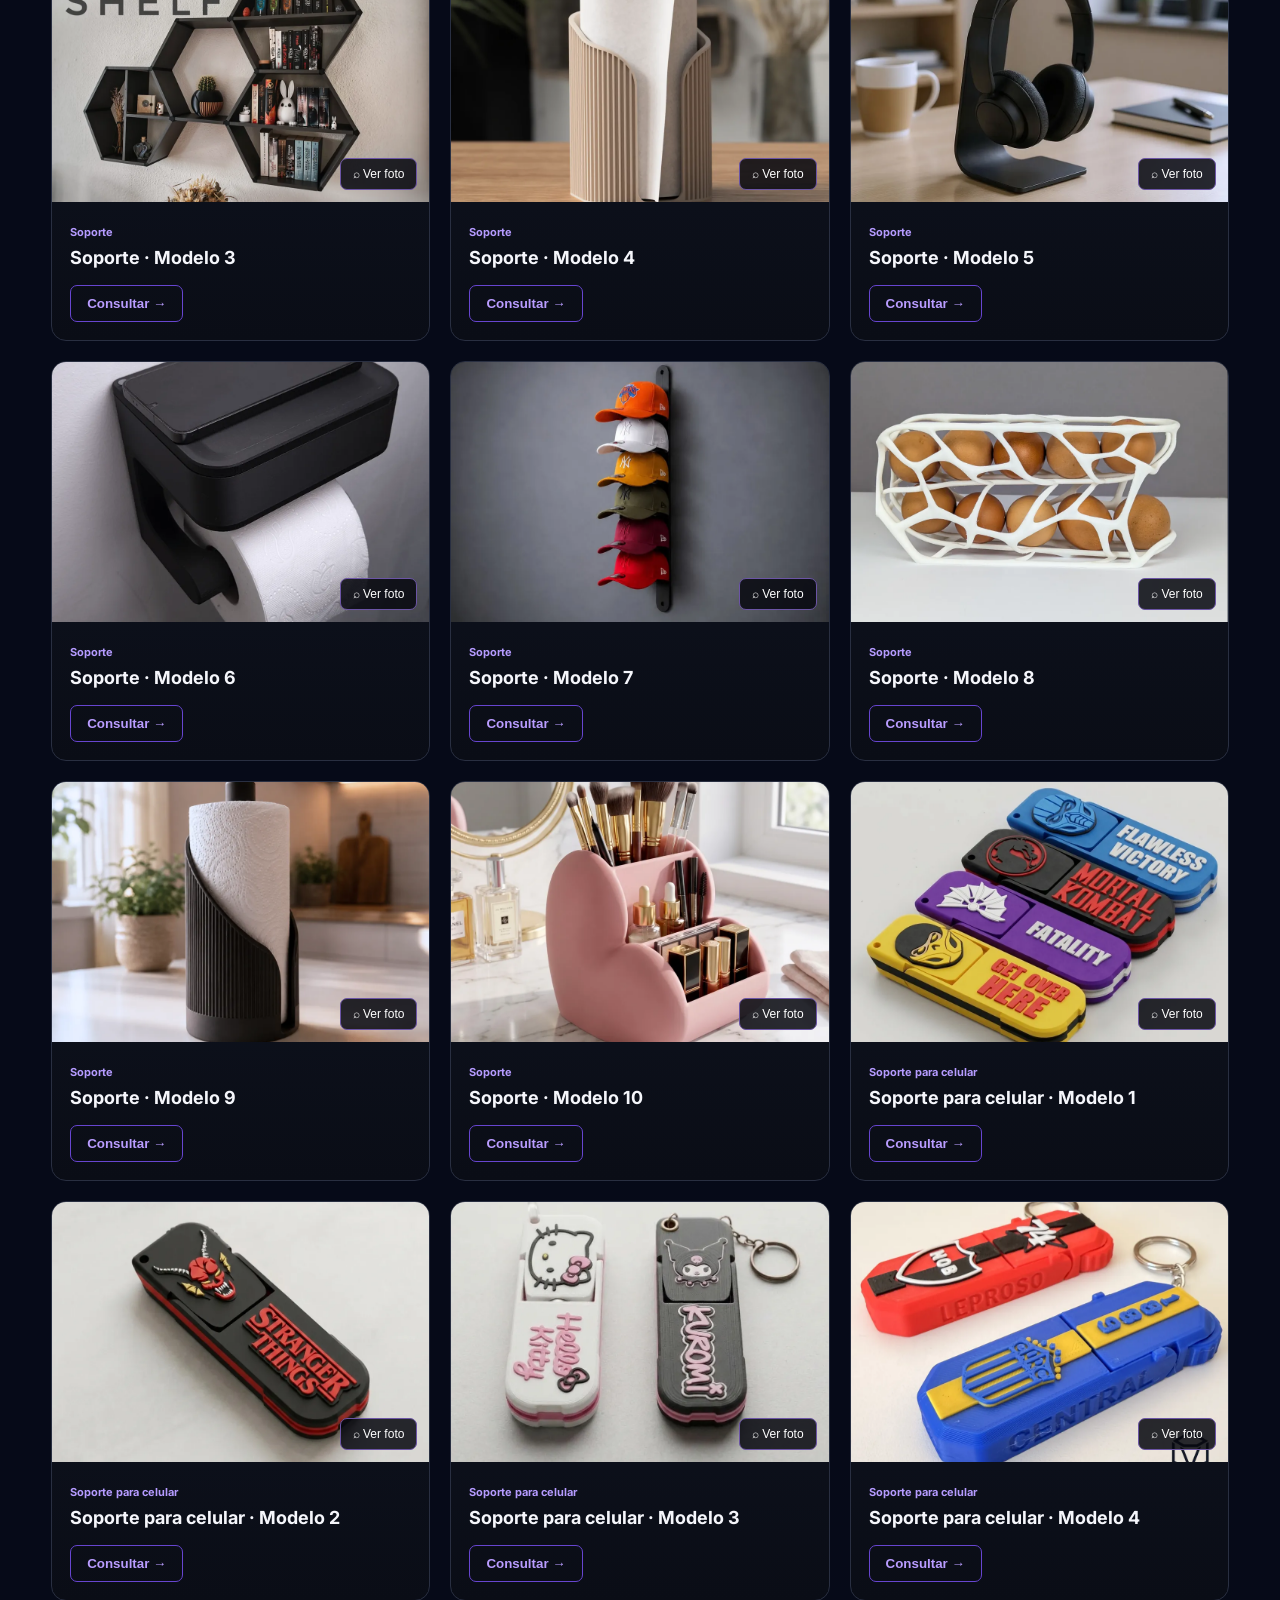
<file: galeria.html>
<!DOCTYPE html>

<html lang="es"><head><meta charset="utf-8"/><meta content="width=device-width,initial-scale=1" name="viewport"/><title>Galería de fotos | Cubo3D.ar</title><link href="https://fonts.googleapis.com" rel="preconnect"/><link crossorigin="" href="https://fonts.gstatic.com" rel="preconnect"/><link href="https://fonts.googleapis.com/css2?family=Inter:wght@400;500;600;700;800&amp;display=swap" rel="stylesheet"/><link href="style.css" rel="stylesheet"/><link href="galeria.css" rel="stylesheet"/><link href="carrusel.css" rel="stylesheet"/><link href="tienda.css" rel="stylesheet"/><link href="profesional.css" rel="stylesheet"/><link href="etiquetas-recientes.css" rel="stylesheet"/><link href="carruseles-fix.css" rel="stylesheet"/><link href="luces-y-trineo.css?v=2" rel="stylesheet"/>
<link href="destacados-navidenos.css" rel="stylesheet"/><link href="bolitas-navidenas.css" rel="stylesheet"/><link href="copos-suaves.css?v=2" rel="stylesheet"/><link href="gorro-galeria.css" rel="stylesheet"/></head><body class="gallery-page gallery-page">
<header class="header"><a class="logo" href="index.html#inicio"><span>Cubo</span>3D.ar <b>◇</b></a><nav class="nav"><a href="index.html">Inicio</a><a href="index.html#trabajos">Impresiones</a><a class="active" href="galeria.html">Galería</a><a href="index.html#contacto">Contacto</a></nav><a class="cotiza" href="index.html#contacto">➤ Cotizá tu modelo</a></header>
<main class="gallery-main"><section aria-label="Galería de impresiones 3D" class="gallery-hero gallery-hero-realista">
<img alt="Galería de Impresiones 3D: impresora creando un dragón violeta en un estudio elegante, con filamentos y una lámpara decorativa" class="galeria-banner-realista" src="imagenes/portada-galeria-realista.png"/>
<a class="galeria-volver" href="index.html">← Volver al inicio</a>
</section>
<section class="carousel-featured"><div class="carousel-heading"><span class="gallery-kicker">📸 DESTACADOS</span><h2 class="gallery-xmas-hat-title">Descubrí nuestras impresiones</h2><p>Las fotos cambian automáticamente, o podés usar las flechas para recorrerlas.</p></div><div aria-label="Carrusel de impresiones 3D" class="auto-carousel" data-interval="4000" tabindex="0">
<div class="carousel-track"><div aria-hidden="false" class="carousel-slide is-active"><img alt="Juguete impreso en 3D" src="imagenes/catalogo/juguetes-01.webp"/><div class="carousel-caption">Juguete personalizado</div></div>
<div aria-hidden="true" class="carousel-slide"><img alt="Vaso personalizado" src="imagenes/catalogo/nuevo-vasos-01-corregido.jpg"/><div class="carousel-caption">Vaso personalizado</div></div>
<div aria-hidden="true" class="carousel-slide"><img alt="Lámpara impresa en 3D" src="imagenes/catalogo/lamparas-01.webp"/><div class="carousel-caption">Lámpara decorativa</div></div>
<div aria-hidden="true" class="carousel-slide"><img alt="Llavero impreso en 3D" src="imagenes/catalogo/llaveros-01.webp"/><div class="carousel-caption">Llavero personalizado</div></div>
<div aria-hidden="true" class="carousel-slide"><img alt="Juguete impreso en 3D" src="imagenes/catalogo/juguetes-02.webp"/><div class="carousel-caption">Juguete impreso en 3D</div></div>
<div aria-hidden="true" class="carousel-slide"><img alt="Maceta impresa en 3D" src="imagenes/catalogo/macetas-01.webp"/><div class="carousel-caption">Maceta decorativa</div></div></div>
<button aria-label="Imagen anterior" class="carousel-arrow carousel-prev" type="button">❮</button>
<button aria-label="Imagen siguiente" class="carousel-arrow carousel-next" type="button">❯</button>
<div aria-label="Elegir imagen" class="carousel-dots"></div>
</div></section>
<section class="category-showcase" id="categorias"><div class="category-intro"><span class="gallery-kicker">EXPLORÁ POR CATEGORÍA</span><h2>Encontrá lo que querés imprimir</h2><p>Cada categoría tiene su propio carrusel. Podés cambiar las fotos por las de tus trabajos.</p></div><nav aria-label="Ir a una categoría" class="category-jumps"><a href="#cat-vasos">🥤 Vasos</a><a href="#cat-llaveros">🔑 Llaveros</a><a href="#cat-soportes">🧩 Soportes</a><a href="#cat-soporte-celular">📱 Soportes para celular</a><a href="#cat-articulados">🦖 Juguetes articulados</a><a href="#cat-macetas">🪴 Macetas</a><a href="#cat-figuras">🧸 Juguetes</a><a href="#cat-lamparas">🌙 Lámparas</a><a href="#cat-juegos-mesa">🎲 Juegos de mesa</a><a href="#cat-clickers">🖱️ Clickers</a></nav><section class="shop-featured" id="destacados"><h2>⭐ Productos destacados</h2><p>Algunas de tus impresiones favoritas</p><a class="christmas-feature" href="#cat-juguetes"><img alt="Bandeja navideña con Papá Noel, reno y árbol" src="imagenes/catalogo/bandeja-papa-noel-reno-arbol.jfif"/><div><span>ESPECIAL NAVIDAD</span><h3>Decoraciones navideñas impresas en 3D</h3><p>Descubrí los nuevos diseños en nuestra galería.</p><strong>Ver colección navideña →</strong></div></a><div class="featured-grid" id="featuredGrid"></div></section><section class="pro-news" id="novedades"><div class="pro-heading"><span>DESCUBRÍ MÁS</span><h2>Novedades del catálogo</h2><p>Una selección de diseños para descubrir. Consultá disponibilidad y opciones de personalización.</p></div><div class="pro-news-grid"><a href="#cat-articulados"><img alt="Figura impresa en 3D" loading="lazy" src="imagenes/catalogo/juguetes-01.webp"/><span>PARA DESCUBRIR</span><strong>Figuras impresas en 3D</strong></a><a href="#cat-llaveros"><img alt="Llavero impreso en 3D" loading="lazy" src="imagenes/catalogo/llaveros-01.webp"/><span>PERSONALIZABLE</span><strong>Llaveros y accesorios</strong></a></div></section><section class="shop-tools" id="buscar-productos"><h2>🔎 Buscar productos</h2><div class="shop-controls"><input id="productSearch" placeholder="Buscar vaso, clicker, llavero..." type="search"/><select id="categoryFilter"><option value="">Todas las categorías</option></select><button id="clearFilters" type="button">Limpiar</button></div><p id="searchFeedback" role="status"></p></section><div class="category-section" data-category="🥤 Vasos" id="cat-vasos"><div class="category-heading"><h3>🥤 Vasos</h3><span>4 fotos disponibles</span></div><p class="pro-category-description">Vasos y accesorios con diseños personalizados.</p><div aria-label="Carrusel de 🥤 Vasos" class="auto-carousel category-carousel" data-interval="4500" tabindex="0"><div class="carousel-track"><div aria-hidden="false" class="carousel-slide is-active"><img alt="Vaso · Modelo 1" decoding="async" loading="lazy" src="imagenes/catalogo/nuevo-vasos-01-corregido.jpg"/><div class="carousel-caption">Vaso · Modelo 1</div></div><div aria-hidden="true" class="carousel-slide"><img alt="Vaso · Modelo 2" decoding="async" loading="lazy" src="imagenes/catalogo/nuevo-vasos-02-corregido.jpg"/><div class="carousel-caption">Vaso · Modelo 2</div></div><div aria-hidden="true" class="carousel-slide"><img alt="Vaso · Modelo 3" decoding="async" loading="lazy" src="imagenes/catalogo/nuevo-vasos-03-corregido.jpg"/><div class="carousel-caption">Vaso · Modelo 3</div></div><div aria-hidden="true" class="carousel-slide"><img alt="Vaso · Modelo 4" decoding="async" loading="lazy" src="imagenes/catalogo/nuevo-vasos-04-corregido.jpg"/><div class="carousel-caption">Vaso · Modelo 4</div></div></div><button aria-label="Foto anterior" class="carousel-arrow carousel-prev" type="button">❮</button><button aria-label="Foto siguiente" class="carousel-arrow carousel-next" type="button">❯</button><div class="carousel-dots"></div></div></div><div class="category-section" data-category="🔑 Llaveros" id="cat-llaveros"><div class="category-heading"><h3>🔑 Llaveros</h3><span>12 fotos disponibles</span></div><p class="pro-category-description">Detalles personalizados para llevar o regalar.</p><div aria-label="Carrusel de 🔑 Llaveros" class="auto-carousel category-carousel" data-interval="4500" tabindex="0"><div class="carousel-track"><div aria-hidden="false" class="carousel-slide is-active"><img alt="Llavero · Modelo 1" decoding="async" loading="lazy" src="imagenes/catalogo/llaveros-01.webp"/><div class="carousel-caption">Llavero · Modelo 1</div></div><div aria-hidden="true" class="carousel-slide"><img alt="Llavero · Modelo 2" decoding="async" loading="lazy" src="imagenes/catalogo/llaveros-02.webp"/><div class="carousel-caption">Llavero · Modelo 2</div></div><div aria-hidden="true" class="carousel-slide"><img alt="Llavero · Modelo 3" decoding="async" loading="lazy" src="imagenes/catalogo/llaveros-03.webp"/><div class="carousel-caption">Llavero · Modelo 3</div></div><div aria-hidden="true" class="carousel-slide"><img alt="Llavero · Modelo 4" decoding="async" loading="lazy" src="imagenes/catalogo/llaveros-04.webp"/><div class="carousel-caption">Llavero · Modelo 4</div></div><div aria-hidden="true" class="carousel-slide"><img alt="Llavero · Modelo 5" decoding="async" loading="lazy" src="imagenes/catalogo/llaveros-05.webp"/><div class="carousel-caption">Llavero · Modelo 5</div></div><div aria-hidden="true" class="carousel-slide"><img alt="Llavero · Modelo 6" decoding="async" loading="lazy" src="imagenes/catalogo/llaveros-06.webp"/><div class="carousel-caption">Llavero · Modelo 6</div></div><div aria-hidden="true" class="carousel-slide"><img alt="Llavero · Modelo 7" decoding="async" loading="lazy" src="imagenes/catalogo/llaveros-07.webp"/><div class="carousel-caption">Llavero · Modelo 7</div></div><div aria-hidden="true" class="carousel-slide"><img alt="Llavero · Modelo 8" decoding="async" loading="lazy" src="imagenes/catalogo/llaveros-08.webp"/><div class="carousel-caption">Llavero · Modelo 8</div></div><div aria-hidden="true" class="carousel-slide"><img alt="Llavero · Modelo 9" decoding="async" loading="lazy" src="imagenes/catalogo/llaveros-09.webp"/><div class="carousel-caption">Llavero · Modelo 9</div></div><div aria-hidden="true" class="carousel-slide"><img alt="Llavero · Modelo 10" decoding="async" loading="lazy" src="imagenes/catalogo/llaveros-10.webp"/><div class="carousel-caption">Llavero · Modelo 10</div></div><div aria-hidden="true" class="carousel-slide"><img alt="Llavero · Modelo 11" decoding="async" loading="lazy" src="imagenes/catalogo/llaveros-11.webp"/><div class="carousel-caption">Llavero · Modelo 11</div></div><div aria-hidden="true" class="carousel-slide"><img alt="Llavero · Modelo 12" decoding="async" loading="lazy" src="imagenes/catalogo/llaveros-12.webp"/><div class="carousel-caption">Llavero · Modelo 12</div></div></div><button aria-label="Foto anterior" class="carousel-arrow carousel-prev" type="button">❮</button><button aria-label="Foto siguiente" class="carousel-arrow carousel-next" type="button">❯</button><div class="carousel-dots"></div></div></div><div class="category-section" data-category="📱 Soportes" id="cat-soportes"><div class="category-heading"><h3>📱 Soportes</h3><span>10 fotos disponibles</span></div><p class="pro-category-description">Piezas prácticas para organizar tus espacios.</p><div aria-label="Carrusel de 📱 Soportes" class="auto-carousel category-carousel" data-interval="4500" tabindex="0"><div class="carousel-track"><div aria-hidden="false" class="carousel-slide is-active"><img alt="Soporte · Modelo 1" decoding="async" loading="lazy" src="imagenes/catalogo/nuevo-soportes-01.webp"/><div class="carousel-caption">Soporte · Modelo 1</div></div><div aria-hidden="true" class="carousel-slide"><img alt="Soporte · Modelo 2" decoding="async" loading="lazy" src="imagenes/catalogo/nuevo-soportes-02.webp"/><div class="carousel-caption">Soporte · Modelo 2</div></div><div aria-hidden="true" class="carousel-slide"><img alt="Soporte · Modelo 3" decoding="async" loading="lazy" src="imagenes/catalogo/nuevo-soportes-03.webp"/><div class="carousel-caption">Soporte · Modelo 3</div></div><div aria-hidden="true" class="carousel-slide"><img alt="Soporte · Modelo 4" decoding="async" loading="lazy" src="imagenes/catalogo/nuevo-soportes-04.webp"/><div class="carousel-caption">Soporte · Modelo 4</div></div><div aria-hidden="true" class="carousel-slide"><img alt="Soporte · Modelo 5" decoding="async" loading="lazy" src="imagenes/catalogo/nuevo-soportes-05.webp"/><div class="carousel-caption">Soporte · Modelo 5</div></div><div aria-hidden="true" class="carousel-slide"><img alt="Soporte · Modelo 6" decoding="async" loading="lazy" src="imagenes/catalogo/nuevo-soportes-06.webp"/><div class="carousel-caption">Soporte · Modelo 6</div></div><div aria-hidden="true" class="carousel-slide"><img alt="Soporte · Modelo 7" decoding="async" loading="lazy" src="imagenes/catalogo/nuevo-soportes-07.webp"/><div class="carousel-caption">Soporte · Modelo 7</div></div><div aria-hidden="true" class="carousel-slide"><img alt="Soporte · Modelo 8" decoding="async" loading="lazy" src="imagenes/catalogo/nuevo-soportes-08.webp"/><div class="carousel-caption">Soporte · Modelo 8</div></div><div aria-hidden="true" class="carousel-slide"><img alt="Soporte · Modelo 9" decoding="async" loading="lazy" src="imagenes/catalogo/nuevo-soportes-09.webp"/><div class="carousel-caption">Soporte · Modelo 9</div></div><div aria-hidden="true" class="carousel-slide"><img alt="Soporte · Modelo 10" decoding="async" loading="lazy" src="imagenes/catalogo/nuevo-soportes-10.webp"/><div class="carousel-caption">Soporte · Modelo 10</div></div></div><button aria-label="Foto anterior" class="carousel-arrow carousel-prev" type="button">❮</button><button aria-label="Foto siguiente" class="carousel-arrow carousel-next" type="button">❯</button><div class="carousel-dots"></div></div></div><div class="category-section" data-category="📱 Soportes para celular" id="cat-soporte-celular">
<div class="category-heading"><h3>📱 Soportes para celular</h3><span>11 fotos disponibles</span></div><p class="pro-category-description">Soportes cómodos para usar tu celular todos los días.</p>
<div aria-label="Carrusel de soportes para celular" class="auto-carousel category-carousel" data-interval="4500" tabindex="0">
<div class="carousel-track"><div aria-hidden="false" class="carousel-slide is-active"><img alt="Soporte para celular · Modelo 1" decoding="async" loading="lazy" src="imagenes/catalogo/nuevo-soporte-celular-01.webp"/><div class="carousel-caption">Soporte para celular · Modelo 1</div></div><div aria-hidden="true" class="carousel-slide"><img alt="Soporte para celular · Modelo 2" decoding="async" loading="lazy" src="imagenes/catalogo/nuevo-soporte-celular-02.webp"/><div class="carousel-caption">Soporte para celular · Modelo 2</div></div><div aria-hidden="true" class="carousel-slide"><img alt="Soporte para celular · Modelo 3" decoding="async" loading="lazy" src="imagenes/catalogo/nuevo-soporte-celular-03.webp"/><div class="carousel-caption">Soporte para celular · Modelo 3</div></div><div aria-hidden="true" class="carousel-slide"><img alt="Soporte para celular · Modelo 4" decoding="async" loading="lazy" src="imagenes/catalogo/nuevo-soporte-celular-04.webp"/><div class="carousel-caption">Soporte para celular · Modelo 4</div></div><div aria-hidden="true" class="carousel-slide"><img alt="Soporte para celular · Modelo 5" decoding="async" loading="lazy" src="imagenes/catalogo/nuevo-soporte-celular-05.webp"/><div class="carousel-caption">Soporte para celular · Modelo 5</div></div><div aria-hidden="true" class="carousel-slide"><img alt="Soporte para celular · Modelo 6" decoding="async" loading="lazy" src="imagenes/catalogo/nuevo-soporte-celular-06.webp"/><div class="carousel-caption">Soporte para celular · Modelo 6</div></div><div aria-hidden="true" class="carousel-slide"><img alt="Soporte para celular · Modelo 7" decoding="async" loading="lazy" src="imagenes/catalogo/nuevo-soporte-celular-07.webp"/><div class="carousel-caption">Soporte para celular · Modelo 7</div></div><div aria-hidden="true" class="carousel-slide"><img alt="Soporte para celular · Modelo 8" decoding="async" loading="lazy" src="imagenes/catalogo/nuevo-soporte-celular-08.webp"/><div class="carousel-caption">Soporte para celular · Modelo 8</div></div><div aria-hidden="true" class="carousel-slide"><img alt="Soporte para celular · Modelo 9" decoding="async" loading="lazy" src="imagenes/catalogo/nuevo-soporte-celular-09.webp"/><div class="carousel-caption">Soporte para celular · Modelo 9</div></div><div aria-hidden="true" class="carousel-slide"><img alt="Soporte para celular · Modelo 10" decoding="async" loading="lazy" src="imagenes/catalogo/nuevo-soporte-celular-10.webp"/><div class="carousel-caption">Soporte para celular · Modelo 10</div></div><div aria-hidden="true" class="carousel-slide"><img alt="Soporte para celular · Modelo 11" decoding="async" loading="lazy" src="imagenes/catalogo/nuevo-soporte-celular-11.webp"/><div class="carousel-caption">Soporte para celular · Modelo 11</div></div></div>
<button aria-label="Foto anterior" class="carousel-arrow carousel-prev" type="button">❮</button><button aria-label="Foto siguiente" class="carousel-arrow carousel-next" type="button">❯</button><div class="carousel-dots"></div>
</div></div><div class="category-section" data-category="🦖 Juguetes articulados" id="cat-articulados"><div class="category-heading"><h3>🦖 Juguetes articulados</h3><span>8 fotos disponibles</span></div><p class="pro-category-description">Figuras móviles con detalles impresos en 3D.</p><div aria-label="Carrusel de 🦖 Juguetes articulados" class="auto-carousel category-carousel" data-interval="4500" tabindex="0"><div class="carousel-track"><div aria-hidden="false" class="carousel-slide is-active"><img alt="Juguete articulado · Modelo 1" decoding="async" loading="lazy" src="imagenes/catalogo/articulados-nuevo-01.webp"/><div class="carousel-caption">Juguete articulado · Modelo 1</div></div><div aria-hidden="true" class="carousel-slide"><img alt="Juguete articulado · Modelo 2" decoding="async" loading="lazy" src="imagenes/catalogo/articulados-nuevo-02.webp"/><div class="carousel-caption">Juguete articulado · Modelo 2</div></div><div aria-hidden="true" class="carousel-slide"><img alt="Juguete articulado · Modelo 3" decoding="async" loading="lazy" src="imagenes/catalogo/articulados-nuevo-03.webp"/><div class="carousel-caption">Juguete articulado · Modelo 3</div></div><div aria-hidden="true" class="carousel-slide"><img alt="Juguete articulado · Modelo 4" decoding="async" loading="lazy" src="imagenes/catalogo/articulados-nuevo-04.webp"/><div class="carousel-caption">Juguete articulado · Modelo 4</div></div><div aria-hidden="true" class="carousel-slide"><img alt="Juguete articulado · Modelo 5" decoding="async" loading="lazy" src="imagenes/catalogo/articulados-nuevo-05.webp"/><div class="carousel-caption">Juguete articulado · Modelo 5</div></div><div aria-hidden="true" class="carousel-slide"><img alt="Juguete articulado · Modelo 6" decoding="async" loading="lazy" src="imagenes/catalogo/articulados-nuevo-06.webp"/><div class="carousel-caption">Juguete articulado · Modelo 6</div></div><div aria-hidden="true" class="carousel-slide"><img alt="Juguete articulado · Modelo 7" decoding="async" loading="lazy" src="imagenes/catalogo/articulados-nuevo-07.webp"/><div class="carousel-caption">Juguete articulado · Modelo 7</div></div><div aria-hidden="true" class="carousel-slide"><img alt="Juguete articulado · Modelo 8" decoding="async" loading="lazy" src="imagenes/catalogo/articulados-nuevo-08.webp"/><div class="carousel-caption">Juguete articulado · Modelo 8</div></div></div><button aria-label="Foto anterior" class="carousel-arrow carousel-prev" type="button">❮</button><button aria-label="Foto siguiente" class="carousel-arrow carousel-next" type="button">❯</button><div class="carousel-dots"></div></div></div><div class="category-section" data-category="🪴 Macetas" id="cat-macetas"><div class="category-heading"><h3>🪴 Macetas</h3><span>4 fotos disponibles</span></div><p class="pro-category-description">Macetas y accesorios decorativos para tus plantas.</p><div aria-label="Carrusel de 🪴 Macetas" class="auto-carousel category-carousel" data-interval="4500" tabindex="0"><div class="carousel-track"><div aria-hidden="false" class="carousel-slide is-active"><img alt="Maceta · Modelo 1" decoding="async" loading="lazy" src="imagenes/catalogo/macetas-01.webp"/><div class="carousel-caption">Maceta · Modelo 1</div></div><div aria-hidden="true" class="carousel-slide"><img alt="Maceta · Modelo 2" decoding="async" loading="lazy" src="imagenes/catalogo/macetas-02.webp"/><div class="carousel-caption">Maceta · Modelo 2</div></div><div aria-hidden="true" class="carousel-slide"><img alt="Maceta · Modelo 3" decoding="async" loading="lazy" src="imagenes/catalogo/macetas-03.webp"/><div class="carousel-caption">Maceta · Modelo 3</div></div><div aria-hidden="true" class="carousel-slide"><img alt="Maceta · Modelo 4" decoding="async" loading="lazy" src="imagenes/catalogo/macetas-04.webp"/><div class="carousel-caption">Maceta · Modelo 4</div></div></div><button aria-label="Foto anterior" class="carousel-arrow carousel-prev" type="button">❮</button><button aria-label="Foto siguiente" class="carousel-arrow carousel-next" type="button">❯</button><div class="carousel-dots"></div></div></div><div class="category-section" data-category="🧸 Juguetes" id="cat-figuras"><div class="category-heading"><h3>🧸 Juguetes</h3><span>6 fotos disponibles</span></div><p class="pro-category-description">Figuras y juguetes para coleccionar o regalar.</p><div aria-label="Carrusel de 🧸 Juguetes" class="auto-carousel category-carousel" data-interval="4500" tabindex="0"><div class="carousel-track"><div aria-hidden="false" class="carousel-slide is-active"><img alt="Juguete · Modelo 1" decoding="async" loading="lazy" src="imagenes/catalogo/juguetes-01.webp"/><div class="carousel-caption">Juguete · Modelo 1</div></div><div aria-hidden="true" class="carousel-slide"><img alt="Juguete · Modelo 2" decoding="async" loading="lazy" src="imagenes/catalogo/juguetes-02.webp"/><div class="carousel-caption">Juguete · Modelo 2</div></div><div aria-hidden="true" class="carousel-slide"><img alt="Juguete · Modelo 3" decoding="async" loading="lazy" src="imagenes/catalogo/juguetes-04.webp"/><div class="carousel-caption">Juguete · Modelo 3</div></div><div aria-hidden="true" class="carousel-slide"><img alt="Juguete · Modelo 4" decoding="async" loading="lazy" src="imagenes/catalogo/juguetes-05.webp"/><div class="carousel-caption">Juguete · Modelo 4</div></div><div aria-hidden="true" class="carousel-slide"><img alt="Juguete · Modelo 5" decoding="async" loading="lazy" src="imagenes/catalogo/juguetes-06.webp"/><div class="carousel-caption">Juguete · Modelo 5</div></div><div aria-hidden="true" class="carousel-slide"><img alt="Juguete · Modelo 6" decoding="async" loading="lazy" src="imagenes/catalogo/nuevo-figuras-06.png"/><div class="carousel-caption">Juguete · Modelo 6</div></div></div><button aria-label="Foto anterior" class="carousel-arrow carousel-prev" type="button">❮</button><button aria-label="Foto siguiente" class="carousel-arrow carousel-next" type="button">❯</button><div class="carousel-dots"></div></div></div><div class="category-section" data-category="🎄 Navidad" id="cat-navidad"><div class="category-heading"><h3>🎄 Navidad</h3><span>6 fotos disponibles</span></div><p class="pro-category-description">Decoraciones y regalos navideños impresos en 3D.</p><div aria-label="Carrusel de Navidad" class="auto-carousel category-carousel" data-interval="4500" tabindex="0"><div class="carousel-track"><div aria-hidden="false" class="carousel-slide is-active"><img alt="Navidad · Modelo 1" decoding="async" loading="lazy" src="imagenes/catalogo/bandeja-papa-noel-reno-arbol.jfif"/><div class="carousel-caption">Navidad · Modelo 1</div></div><div aria-hidden="true" class="carousel-slide"><img alt="Navidad · Modelo 2" decoding="async" loading="lazy" src="imagenes/catalogo/2025-11-23_5fab628a9c5398.webp"/><div class="carousel-caption">Navidad · Modelo 2</div></div><div aria-hidden="true" class="carousel-slide"><img alt="Navidad · Modelo 3" decoding="async" loading="lazy" src="imagenes/catalogo/2025-12-05_2fffa6a0da4818.webp"/><div class="carousel-caption">Navidad · Modelo 3</div></div><div aria-hidden="true" class="carousel-slide"><img alt="Navidad · Modelo 4" decoding="async" loading="lazy" src="imagenes/catalogo/2025-12-16_0b298fff212f5.webp"/><div class="carousel-caption">Navidad · Modelo 4</div></div><div aria-hidden="true" class="carousel-slide"><img alt="Navidad · Modelo 5" decoding="async" loading="lazy" src="imagenes/catalogo/a0c58c3c3ea8acf5.webp"/><div class="carousel-caption">Navidad · Modelo 5</div></div><div aria-hidden="true" class="carousel-slide"><img alt="Navidad · Modelo 6" decoding="async" loading="lazy" src="imagenes/catalogo/a66caa183eae8d2a.webp"/><div class="carousel-caption">Navidad · Modelo 6</div></div></div><button aria-label="Foto anterior" class="carousel-arrow carousel-prev" type="button">❮</button><button aria-label="Foto siguiente" class="carousel-arrow carousel-next" type="button">❯</button><div class="carousel-dots"></div></div></div><div class="category-section" data-category="🌙 Lámparas" id="cat-lamparas"><div class="category-heading"><h3>🌙 Lámparas</h3><span>4 fotos disponibles</span></div><p class="pro-category-description">Diseños decorativos para iluminar tus ambientes.</p><div aria-label="Carrusel de 🌙 Lámparas" class="auto-carousel category-carousel" data-interval="4500" tabindex="0"><div class="carousel-track"><div aria-hidden="false" class="carousel-slide is-active"><img alt="Lámpara · Modelo 1" decoding="async" loading="lazy" src="imagenes/catalogo/lamparas-01.webp"/><div class="carousel-caption">Lámpara · Modelo 1</div></div><div aria-hidden="true" class="carousel-slide"><img alt="Lámpara · Modelo 2" decoding="async" loading="lazy" src="imagenes/catalogo/lamparas-02.webp"/><div class="carousel-caption">Lámpara · Modelo 2</div></div><div aria-hidden="true" class="carousel-slide"><img alt="Lámpara · Modelo 3" decoding="async" loading="lazy" src="imagenes/catalogo/lamparas-03.webp"/><div class="carousel-caption">Lámpara · Modelo 3</div></div><div aria-hidden="true" class="carousel-slide"><img alt="Lámpara · Modelo 4" decoding="async" loading="lazy" src="imagenes/catalogo/lamparas-04.webp"/><div class="carousel-caption">Lámpara · Modelo 4</div></div></div><button aria-label="Foto anterior" class="carousel-arrow carousel-prev" type="button">❮</button><button aria-label="Foto siguiente" class="carousel-arrow carousel-next" type="button">❯</button><div class="carousel-dots"></div></div></div><div class="category-section" data-category="🎲 Juegos de mesa" id="cat-juegos-mesa"><div class="category-heading"><h3>🎲 Juegos de mesa</h3><span>7 fotos disponibles</span></div><p class="pro-category-description">Accesorios y piezas para disfrutar jugando.</p><div aria-label="Carrusel de Juegos de mesa" class="auto-carousel category-carousel" data-interval="4500" tabindex="0"><div class="carousel-track"><div aria-hidden="false" class="carousel-slide is-active"><img alt="Juego de mesa · Modelo 1" decoding="async" loading="lazy" src="imagenes/catalogo/juegos-de-mesa-01.webp"/><div class="carousel-caption">Juego de mesa · Modelo 1</div></div><div aria-hidden="true" class="carousel-slide"><img alt="Juego de mesa · Modelo 2" decoding="async" loading="lazy" src="imagenes/catalogo/juegos-de-mesa-02.webp"/><div class="carousel-caption">Juego de mesa · Modelo 2</div></div><div aria-hidden="true" class="carousel-slide"><img alt="Juego de mesa · Modelo 3" decoding="async" loading="lazy" src="imagenes/catalogo/juegos-de-mesa-03.webp"/><div class="carousel-caption">Juego de mesa · Modelo 3</div></div><div aria-hidden="true" class="carousel-slide"><img alt="Juego de mesa · Modelo 4" decoding="async" loading="lazy" src="imagenes/catalogo/juegos-de-mesa-04.webp"/><div class="carousel-caption">Juego de mesa · Modelo 4</div></div><div aria-hidden="true" class="carousel-slide"><img alt="Juego de mesa · Modelo 5" decoding="async" loading="lazy" src="imagenes/catalogo/juegos-de-mesa-05.webp"/><div class="carousel-caption">Juego de mesa · Modelo 5</div></div><div aria-hidden="true" class="carousel-slide"><img alt="Juego de mesa · Modelo 6" decoding="async" loading="lazy" src="imagenes/catalogo/juegos-de-mesa-06.webp"/><div class="carousel-caption">Juego de mesa · Modelo 6</div></div><div aria-hidden="true" class="carousel-slide"><img alt="Juego de mesa · Modelo 7" decoding="async" loading="lazy" src="imagenes/catalogo/juegos-de-mesa-07.webp"/><div class="carousel-caption">Juego de mesa · Modelo 7</div></div></div><button aria-label="Foto anterior" class="carousel-arrow carousel-prev" type="button">❮</button><button aria-label="Foto siguiente" class="carousel-arrow carousel-next" type="button">❯</button><div class="carousel-dots"></div></div></div><div class="category-section" data-category="🖱️ Clickers" id="cat-clickers"><div class="category-heading"><h3>🖱️ Clickers</h3><span>11 fotos disponibles</span></div><p class="pro-category-description">Pequeños diseños interactivos para entretenerte.</p><div aria-label="Carrusel de Clickers" class="auto-carousel category-carousel" data-interval="4500" tabindex="0"><div class="carousel-track"><div aria-hidden="false" class="carousel-slide is-active"><img alt="Clicker · Modelo 11" decoding="async" loading="lazy" src="imagenes/catalogo/clickers-11.webp"/><div class="carousel-caption">Clicker · Modelo 11</div></div><div aria-hidden="true" class="carousel-slide"><img alt="Clicker · Modelo 2" decoding="async" loading="lazy" src="imagenes/catalogo/clickers-02.webp"/><div class="carousel-caption">Clicker · Modelo 2</div></div><div aria-hidden="true" class="carousel-slide"><img alt="Clicker · Modelo 3" decoding="async" loading="lazy" src="imagenes/catalogo/clickers-03.webp"/><div class="carousel-caption">Clicker · Modelo 3</div></div><div aria-hidden="true" class="carousel-slide"><img alt="Clicker · Modelo 4" decoding="async" loading="lazy" src="imagenes/catalogo/clickers-04.webp"/><div class="carousel-caption">Clicker · Modelo 4</div></div><div aria-hidden="true" class="carousel-slide"><img alt="Clicker · Modelo 5" decoding="async" loading="lazy" src="imagenes/catalogo/clickers-05.webp"/><div class="carousel-caption">Clicker · Modelo 5</div></div><div aria-hidden="true" class="carousel-slide"><img alt="Clicker · Modelo 6" decoding="async" loading="lazy" src="imagenes/catalogo/clickers-06.webp"/><div class="carousel-caption">Clicker · Modelo 6</div></div><div aria-hidden="true" class="carousel-slide"><img alt="Clicker · Modelo 7" decoding="async" loading="lazy" src="imagenes/catalogo/clickers-07.webp"/><div class="carousel-caption">Clicker · Modelo 7</div></div><div aria-hidden="true" class="carousel-slide"><img alt="Clicker · Modelo 8" decoding="async" loading="lazy" src="imagenes/catalogo/clickers-08.webp"/><div class="carousel-caption">Clicker · Modelo 8</div></div><div aria-hidden="true" class="carousel-slide"><img alt="Clicker · Modelo 9" decoding="async" loading="lazy" src="imagenes/catalogo/clickers-09.webp"/><div class="carousel-caption">Clicker · Modelo 9</div></div><div aria-hidden="true" class="carousel-slide"><img alt="Clicker · Modelo 10" decoding="async" loading="lazy" src="imagenes/catalogo/clickers-10.webp"/><div class="carousel-caption">Clicker · Modelo 10</div></div><div aria-hidden="true" class="carousel-slide"><img alt="Clicker · Modelo 1" decoding="async" loading="lazy" src="imagenes/catalogo/clickers-01.webp"/><div class="carousel-caption">Clicker · Modelo 1</div></div></div><button aria-label="Foto anterior" class="carousel-arrow carousel-prev" type="button">❮</button><button aria-label="Foto siguiente" class="carousel-arrow carousel-next" type="button">❯</button><div class="carousel-dots"></div></div></div></section><section class="gallery-content"><div class="gallery-top"><div><span class="gallery-kicker">EXPLORÁ LOS DISEÑOS</span><h2>Nuestras fotos</h2></div><p aria-live="polite" id="galleryCount">6 impresiones</p></div><div aria-label="Filtrar fotografías" class="gallery-filters" role="group"><button class="gallery-filter selected" data-filter="todos">Todos</button><button class="gallery-filter" data-filter="figuras">Juguetes</button><button class="gallery-filter" data-filter="llaveros">Llaveros</button><button class="gallery-filter" data-filter="vasos">Vasos</button><button class="gallery-filter" data-filter="otros">Decoración y otros</button></div><div class="gallery-grid"><article class="gallery-card" data-category="vasos" data-title="Vaso · Modelo 1"><button aria-label="Ampliar foto de Vaso · Modelo 1" class="photo-open" type="button"><img alt="Vaso · Modelo 1" loading="lazy" src="imagenes/catalogo/nuevo-vasos-01-corregido.jpg"/><span class="photo-zoom">⌕ Ver foto</span></button><div class="gallery-card-info"><span class="gallery-category">Vaso</span><h3>Vaso · Modelo 1</h3><button class="gallery-consult" data-product="Chimuelo impreso en 3D" type="button">Consultar →</button></div></article><article class="gallery-card" data-category="vasos" data-title="Vaso · Modelo 2"><button aria-label="Ampliar foto de Vaso · Modelo 2" class="photo-open" type="button"><img alt="Vaso · Modelo 2" loading="lazy" src="imagenes/catalogo/nuevo-vasos-02-corregido.jpg"/><span class="photo-zoom">⌕ Ver foto</span></button><div class="gallery-card-info"><span class="gallery-category">Vaso</span><h3>Vaso · Modelo 2</h3><button class="gallery-consult" data-product="Chimuelo impreso en 3D" type="button">Consultar →</button></div></article><article class="gallery-card" data-category="vasos" data-title="Vaso · Modelo 3"><button aria-label="Ampliar foto de Vaso · Modelo 3" class="photo-open" type="button"><img alt="Vaso · Modelo 3" loading="lazy" src="imagenes/catalogo/nuevo-vasos-03-corregido.jpg"/><span class="photo-zoom">⌕ Ver foto</span></button><div class="gallery-card-info"><span class="gallery-category">Vaso</span><h3>Vaso · Modelo 3</h3><button class="gallery-consult" data-product="Chimuelo impreso en 3D" type="button">Consultar →</button></div></article><article class="gallery-card" data-category="vasos" data-title="Vaso · Modelo 4"><button aria-label="Ampliar foto de Vaso · Modelo 4" class="photo-open" type="button"><img alt="Vaso · Modelo 4" loading="lazy" src="imagenes/catalogo/nuevo-vasos-04-corregido.jpg"/><span class="photo-zoom">⌕ Ver foto</span></button><div class="gallery-card-info"><span class="gallery-category">Vaso</span><h3>Vaso · Modelo 4</h3><button class="gallery-consult" data-product="Chimuelo impreso en 3D" type="button">Consultar →</button></div></article><article class="gallery-card" data-category="clickers" data-title="Clicker · Modelo 1"><button aria-label="Ampliar foto de Clicker · Modelo 1" class="photo-open" type="button"><img alt="Clicker · Modelo 1" loading="lazy" src="imagenes/catalogo/clickers-01.webp"/><span class="photo-zoom">⌕ Ver foto</span></button><div class="gallery-card-info"><span class="gallery-category">Clicker</span><h3>Clicker · Modelo 1</h3><button class="gallery-consult" data-product="Chimuelo impreso en 3D" type="button">Consultar →</button></div></article><article class="gallery-card" data-category="clickers" data-title="Clicker · Modelo 2"><button aria-label="Ampliar foto de Clicker · Modelo 2" class="photo-open" type="button"><img alt="Clicker · Modelo 2" loading="lazy" src="imagenes/catalogo/clickers-02.webp"/><span class="photo-zoom">⌕ Ver foto</span></button><div class="gallery-card-info"><span class="gallery-category">Clicker</span><h3>Clicker · Modelo 2</h3><button class="gallery-consult" data-product="Chimuelo impreso en 3D" type="button">Consultar →</button></div></article><article class="gallery-card" data-category="clickers" data-title="Clicker · Modelo 3"><button aria-label="Ampliar foto de Clicker · Modelo 3" class="photo-open" type="button"><img alt="Clicker · Modelo 3" loading="lazy" src="imagenes/catalogo/clickers-03.webp"/><span class="photo-zoom">⌕ Ver foto</span></button><div class="gallery-card-info"><span class="gallery-category">Clicker</span><h3>Clicker · Modelo 3</h3><button class="gallery-consult" data-product="Chimuelo impreso en 3D" type="button">Consultar →</button></div></article><article class="gallery-card" data-category="clickers" data-title="Clicker · Modelo 4"><button aria-label="Ampliar foto de Clicker · Modelo 4" class="photo-open" type="button"><img alt="Clicker · Modelo 4" loading="lazy" src="imagenes/catalogo/clickers-04.webp"/><span class="photo-zoom">⌕ Ver foto</span></button><div class="gallery-card-info"><span class="gallery-category">Clicker</span><h3>Clicker · Modelo 4</h3><button class="gallery-consult" data-product="Chimuelo impreso en 3D" type="button">Consultar →</button></div></article><article class="gallery-card" data-category="clickers" data-title="Clicker · Modelo 5"><button aria-label="Ampliar foto de Clicker · Modelo 5" class="photo-open" type="button"><img alt="Clicker · Modelo 5" loading="lazy" src="imagenes/catalogo/clickers-05.webp"/><span class="photo-zoom">⌕ Ver foto</span></button><div class="gallery-card-info"><span class="gallery-category">Clicker</span><h3>Clicker · Modelo 5</h3><button class="gallery-consult" data-product="Chimuelo impreso en 3D" type="button">Consultar →</button></div></article><article class="gallery-card" data-category="clickers" data-title="Clicker · Modelo 6"><button aria-label="Ampliar foto de Clicker · Modelo 6" class="photo-open" type="button"><img alt="Clicker · Modelo 6" loading="lazy" src="imagenes/catalogo/clickers-06.webp"/><span class="photo-zoom">⌕ Ver foto</span></button><div class="gallery-card-info"><span class="gallery-category">Clicker</span><h3>Clicker · Modelo 6</h3><button class="gallery-consult" data-product="Chimuelo impreso en 3D" type="button">Consultar →</button></div></article><article class="gallery-card" data-category="clickers" data-title="Clicker · Modelo 7"><button aria-label="Ampliar foto de Clicker · Modelo 7" class="photo-open" type="button"><img alt="Clicker · Modelo 7" loading="lazy" src="imagenes/catalogo/clickers-07.webp"/><span class="photo-zoom">⌕ Ver foto</span></button><div class="gallery-card-info"><span class="gallery-category">Clicker</span><h3>Clicker · Modelo 7</h3><button class="gallery-consult" data-product="Chimuelo impreso en 3D" type="button">Consultar →</button></div></article><article class="gallery-card" data-category="clickers" data-title="Clicker · Modelo 8"><button aria-label="Ampliar foto de Clicker · Modelo 8" class="photo-open" type="button"><img alt="Clicker · Modelo 8" loading="lazy" src="imagenes/catalogo/clickers-08.webp"/><span class="photo-zoom">⌕ Ver foto</span></button><div class="gallery-card-info"><span class="gallery-category">Clicker</span><h3>Clicker · Modelo 8</h3><button class="gallery-consult" data-product="Chimuelo impreso en 3D" type="button">Consultar →</button></div></article><article class="gallery-card" data-category="clickers" data-title="Clicker · Modelo 9"><button aria-label="Ampliar foto de Clicker · Modelo 9" class="photo-open" type="button"><img alt="Clicker · Modelo 9" loading="lazy" src="imagenes/catalogo/clickers-09.webp"/><span class="photo-zoom">⌕ Ver foto</span></button><div class="gallery-card-info"><span class="gallery-category">Clicker</span><h3>Clicker · Modelo 9</h3><button class="gallery-consult" data-product="Chimuelo impreso en 3D" type="button">Consultar →</button></div></article><article class="gallery-card" data-category="clickers" data-title="Clicker · Modelo 10"><button aria-label="Ampliar foto de Clicker · Modelo 10" class="photo-open" type="button"><img alt="Clicker · Modelo 10" loading="lazy" src="imagenes/catalogo/clickers-10.webp"/><span class="photo-zoom">⌕ Ver foto</span></button><div class="gallery-card-info"><span class="gallery-category">Clicker</span><h3>Clicker · Modelo 10</h3><button class="gallery-consult" data-product="Chimuelo impreso en 3D" type="button">Consultar →</button></div></article><article class="gallery-card" data-category="clickers" data-title="Clicker · Modelo 11"><button aria-label="Ampliar foto de Clicker · Modelo 11" class="photo-open" type="button"><img alt="Clicker · Modelo 11" loading="lazy" src="imagenes/catalogo/clickers-11.webp"/><span class="photo-zoom">⌕ Ver foto</span></button><div class="gallery-card-info"><span class="gallery-category">Clicker</span><h3>Clicker · Modelo 11</h3><button class="gallery-consult" data-product="Chimuelo impreso en 3D" type="button">Consultar →</button></div></article><article class="gallery-card" data-category="juegos-mesa" data-title="Juego de mesa · Modelo 1"><button aria-label="Ampliar foto de Juego de mesa · Modelo 1" class="photo-open" type="button"><img alt="Juego de mesa · Modelo 1" loading="lazy" src="imagenes/catalogo/juegos-de-mesa-01.webp"/><span class="photo-zoom">⌕ Ver foto</span></button><div class="gallery-card-info"><span class="gallery-category">Juego de mesa</span><h3>Juego de mesa · Modelo 1</h3><button class="gallery-consult" data-product="Chimuelo impreso en 3D" type="button">Consultar →</button></div></article><article class="gallery-card" data-category="juegos-mesa" data-title="Juego de mesa · Modelo 2"><button aria-label="Ampliar foto de Juego de mesa · Modelo 2" class="photo-open" type="button"><img alt="Juego de mesa · Modelo 2" loading="lazy" src="imagenes/catalogo/juegos-de-mesa-02.webp"/><span class="photo-zoom">⌕ Ver foto</span></button><div class="gallery-card-info"><span class="gallery-category">Juego de mesa</span><h3>Juego de mesa · Modelo 2</h3><button class="gallery-consult" data-product="Chimuelo impreso en 3D" type="button">Consultar →</button></div></article><article class="gallery-card" data-category="juegos-mesa" data-title="Juego de mesa · Modelo 3"><button aria-label="Ampliar foto de Juego de mesa · Modelo 3" class="photo-open" type="button"><img alt="Juego de mesa · Modelo 3" loading="lazy" src="imagenes/catalogo/juegos-de-mesa-03.webp"/><span class="photo-zoom">⌕ Ver foto</span></button><div class="gallery-card-info"><span class="gallery-category">Juego de mesa</span><h3>Juego de mesa · Modelo 3</h3><button class="gallery-consult" data-product="Chimuelo impreso en 3D" type="button">Consultar →</button></div></article><article class="gallery-card" data-category="juegos-mesa" data-title="Juego de mesa · Modelo 4"><button aria-label="Ampliar foto de Juego de mesa · Modelo 4" class="photo-open" type="button"><img alt="Juego de mesa · Modelo 4" loading="lazy" src="imagenes/catalogo/juegos-de-mesa-04.webp"/><span class="photo-zoom">⌕ Ver foto</span></button><div class="gallery-card-info"><span class="gallery-category">Juego de mesa</span><h3>Juego de mesa · Modelo 4</h3><button class="gallery-consult" data-product="Chimuelo impreso en 3D" type="button">Consultar →</button></div></article><article class="gallery-card" data-category="juegos-mesa" data-title="Juego de mesa · Modelo 5"><button aria-label="Ampliar foto de Juego de mesa · Modelo 5" class="photo-open" type="button"><img alt="Juego de mesa · Modelo 5" loading="lazy" src="imagenes/catalogo/juegos-de-mesa-05.webp"/><span class="photo-zoom">⌕ Ver foto</span></button><div class="gallery-card-info"><span class="gallery-category">Juego de mesa</span><h3>Juego de mesa · Modelo 5</h3><button class="gallery-consult" data-product="Chimuelo impreso en 3D" type="button">Consultar →</button></div></article><article class="gallery-card" data-category="juegos-mesa" data-title="Juego de mesa · Modelo 6"><button aria-label="Ampliar foto de Juego de mesa · Modelo 6" class="photo-open" type="button"><img alt="Juego de mesa · Modelo 6" loading="lazy" src="imagenes/catalogo/juegos-de-mesa-06.webp"/><span class="photo-zoom">⌕ Ver foto</span></button><div class="gallery-card-info"><span class="gallery-category">Juego de mesa</span><h3>Juego de mesa · Modelo 6</h3><button class="gallery-consult" data-product="Chimuelo impreso en 3D" type="button">Consultar →</button></div></article><article class="gallery-card" data-category="juegos-mesa" data-title="Juego de mesa · Modelo 7"><button aria-label="Ampliar foto de Juego de mesa · Modelo 7" class="photo-open" type="button"><img alt="Juego de mesa · Modelo 7" loading="lazy" src="imagenes/catalogo/juegos-de-mesa-07.webp"/><span class="photo-zoom">⌕ Ver foto</span></button><div class="gallery-card-info"><span class="gallery-category">Juego de mesa</span><h3>Juego de mesa · Modelo 7</h3><button class="gallery-consult" data-product="Chimuelo impreso en 3D" type="button">Consultar →</button></div></article><article class="gallery-card" data-category="figuras" data-title="Juguete · Modelo 1"><button aria-label="Ampliar foto de Juguete · Modelo 1" class="photo-open" type="button"><img alt="Juguete · Modelo 1" loading="lazy" src="imagenes/catalogo/juguetes-01.webp"/><span class="photo-zoom">⌕ Ver foto</span></button><div class="gallery-card-info"><span class="gallery-category">Juguete</span><h3>Juguete · Modelo 1</h3><button class="gallery-consult" data-product="Chimuelo impreso en 3D" type="button">Consultar →</button></div></article><article class="gallery-card" data-category="figuras" data-title="Juguete · Modelo 2"><button aria-label="Ampliar foto de Juguete · Modelo 2" class="photo-open" type="button"><img alt="Juguete · Modelo 2" loading="lazy" src="imagenes/catalogo/juguetes-02.webp"/><span class="photo-zoom">⌕ Ver foto</span></button><div class="gallery-card-info"><span class="gallery-category">Juguete</span><h3>Juguete · Modelo 2</h3><button class="gallery-consult" data-product="Chimuelo impreso en 3D" type="button">Consultar →</button></div></article><article class="gallery-card" data-category="figuras" data-title="Juguete · Modelo 3"><button aria-label="Ampliar foto de Juguete · Modelo 3" class="photo-open" type="button"><img alt="Juguete · Modelo 3" loading="lazy" src="imagenes/catalogo/juguetes-04.webp"/><span class="photo-zoom">⌕ Ver foto</span></button><div class="gallery-card-info"><span class="gallery-category">Juguete</span><h3>Juguete · Modelo 3</h3><button class="gallery-consult" data-product="Chimuelo impreso en 3D" type="button">Consultar →</button></div></article><article class="gallery-card" data-category="figuras" data-title="Juguete · Modelo 4"><button aria-label="Ampliar foto de Juguete · Modelo 4" class="photo-open" type="button"><img alt="Juguete · Modelo 4" loading="lazy" src="imagenes/catalogo/juguetes-05.webp"/><span class="photo-zoom">⌕ Ver foto</span></button><div class="gallery-card-info"><span class="gallery-category">Juguete</span><h3>Juguete · Modelo 4</h3><button class="gallery-consult" data-product="Chimuelo impreso en 3D" type="button">Consultar →</button></div></article><article class="gallery-card" data-category="figuras" data-title="Juguete · Modelo 5"><button aria-label="Ampliar foto de Juguete · Modelo 5" class="photo-open" type="button"><img alt="Juguete · Modelo 5" loading="lazy" src="imagenes/catalogo/juguetes-06.webp"/><span class="photo-zoom">⌕ Ver foto</span></button><div class="gallery-card-info"><span class="gallery-category">Juguete</span><h3>Juguete · Modelo 5</h3><button class="gallery-consult" data-product="Chimuelo impreso en 3D" type="button">Consultar →</button></div></article><article class="gallery-card" data-category="figuras" data-title="Juguete · Modelo 6"><button aria-label="Ampliar foto de Juguete · Modelo 6" class="photo-open" type="button"><img alt="Juguete · Modelo 6" loading="lazy" src="imagenes/catalogo/nuevo-figuras-06.png"/><span class="photo-zoom">⌕ Ver foto</span></button><div class="gallery-card-info"><span class="gallery-category">Juguete</span><h3>Juguete · Modelo 6</h3><button class="gallery-consult" data-product="Chimuelo impreso en 3D" type="button">Consultar →</button></div></article><article class="gallery-card" data-category="navidad" data-title="Juguete · Modelo 7"><button aria-label="Ampliar foto de Juguete · Modelo 7" class="photo-open" type="button"><img alt="Juguete · Modelo 7" loading="lazy" src="imagenes/catalogo/2025-11-23_5fab628a9c5398.webp"/><span class="photo-zoom">⌕ Ver foto</span></button><div class="gallery-card-info"><span class="gallery-category">Navidad</span><h3>Juguete · Modelo 7</h3><button class="gallery-consult" data-product="Chimuelo impreso en 3D" type="button">Consultar →</button></div></article><article class="gallery-card" data-category="navidad" data-title="Juguete · Modelo 8"><button aria-label="Ampliar foto de Juguete · Modelo 8" class="photo-open" type="button"><img alt="Juguete · Modelo 8" loading="lazy" src="imagenes/catalogo/2025-12-05_2fffa6a0da4818.webp"/><span class="photo-zoom">⌕ Ver foto</span></button><div class="gallery-card-info"><span class="gallery-category">Navidad</span><h3>Juguete · Modelo 8</h3><button class="gallery-consult" data-product="Chimuelo impreso en 3D" type="button">Consultar →</button></div></article><article class="gallery-card" data-category="navidad" data-title="Juguete · Modelo 9"><button aria-label="Ampliar foto de Juguete · Modelo 9" class="photo-open" type="button"><img alt="Juguete · Modelo 9" loading="lazy" src="imagenes/catalogo/2025-12-16_0b298fff212f5.webp"/><span class="photo-zoom">⌕ Ver foto</span></button><div class="gallery-card-info"><span class="gallery-category">Navidad</span><h3>Juguete · Modelo 9</h3><button class="gallery-consult" data-product="Chimuelo impreso en 3D" type="button">Consultar →</button></div></article><article class="gallery-card" data-category="navidad" data-title="Juguete · Modelo 10"><button aria-label="Ampliar foto de Juguete · Modelo 10" class="photo-open" type="button"><img alt="Juguete · Modelo 10" loading="lazy" src="imagenes/catalogo/a0c58c3c3ea8acf5.webp"/><span class="photo-zoom">⌕ Ver foto</span></button><div class="gallery-card-info"><span class="gallery-category">Navidad</span><h3>Juguete · Modelo 10</h3><button class="gallery-consult" data-product="Chimuelo impreso en 3D" type="button">Consultar →</button></div></article><article class="gallery-card" data-category="navidad" data-title="Juguete · Modelo 11"><button aria-label="Ampliar foto de Juguete · Modelo 11" class="photo-open" type="button"><img alt="Juguete · Modelo 11" loading="lazy" src="imagenes/catalogo/a66caa183eae8d2a.webp"/><span class="photo-zoom">⌕ Ver foto</span></button><div class="gallery-card-info"><span class="gallery-category">Navidad</span><h3>Juguete · Modelo 11</h3><button class="gallery-consult" data-product="Chimuelo impreso en 3D" type="button">Consultar →</button></div></article><article class="gallery-card" data-category="figuras" data-title="Juguete articulado · Modelo 1"><button aria-label="Ampliar foto de Juguete articulado · Modelo 1" class="photo-open" type="button"><img alt="Juguete articulado · Modelo 1" loading="lazy" src="imagenes/catalogo/articulados-nuevo-01.webp"/><span class="photo-zoom">⌕ Ver foto</span></button><div class="gallery-card-info"><span class="gallery-category">Juguete articulado</span><h3>Juguete articulado · Modelo 1</h3><button class="gallery-consult" data-product="Chimuelo impreso en 3D" type="button">Consultar →</button></div></article><article class="gallery-card" data-category="figuras" data-title="Juguete articulado · Modelo 2"><button aria-label="Ampliar foto de Juguete articulado · Modelo 2" class="photo-open" type="button"><img alt="Juguete articulado · Modelo 2" loading="lazy" src="imagenes/catalogo/articulados-nuevo-02.webp"/><span class="photo-zoom">⌕ Ver foto</span></button><div class="gallery-card-info"><span class="gallery-category">Juguete articulado</span><h3>Juguete articulado · Modelo 2</h3><button class="gallery-consult" data-product="Chimuelo impreso en 3D" type="button">Consultar →</button></div></article><article class="gallery-card" data-category="figuras" data-title="Juguete articulado · Modelo 3"><button aria-label="Ampliar foto de Juguete articulado · Modelo 3" class="photo-open" type="button"><img alt="Juguete articulado · Modelo 3" loading="lazy" src="imagenes/catalogo/articulados-nuevo-03.webp"/><span class="photo-zoom">⌕ Ver foto</span></button><div class="gallery-card-info"><span class="gallery-category">Juguete articulado</span><h3>Juguete articulado · Modelo 3</h3><button class="gallery-consult" data-product="Chimuelo impreso en 3D" type="button">Consultar →</button></div></article><article class="gallery-card" data-category="figuras" data-title="Juguete articulado · Modelo 4"><button aria-label="Ampliar foto de Juguete articulado · Modelo 4" class="photo-open" type="button"><img alt="Juguete articulado · Modelo 4" loading="lazy" src="imagenes/catalogo/articulados-nuevo-04.webp"/><span class="photo-zoom">⌕ Ver foto</span></button><div class="gallery-card-info"><span class="gallery-category">Juguete articulado</span><h3>Juguete articulado · Modelo 4</h3><button class="gallery-consult" data-product="Chimuelo impreso en 3D" type="button">Consultar →</button></div></article><article class="gallery-card" data-category="figuras" data-title="Juguete articulado · Modelo 5"><button aria-label="Ampliar foto de Juguete articulado · Modelo 5" class="photo-open" type="button"><img alt="Juguete articulado · Modelo 5" loading="lazy" src="imagenes/catalogo/articulados-nuevo-05.webp"/><span class="photo-zoom">⌕ Ver foto</span></button><div class="gallery-card-info"><span class="gallery-category">Juguete articulado</span><h3>Juguete articulado · Modelo 5</h3><button class="gallery-consult" data-product="Chimuelo impreso en 3D" type="button">Consultar →</button></div></article><article class="gallery-card" data-category="figuras" data-title="Juguete articulado · Modelo 6"><button aria-label="Ampliar foto de Juguete articulado · Modelo 6" class="photo-open" type="button"><img alt="Juguete articulado · Modelo 6" loading="lazy" src="imagenes/catalogo/articulados-nuevo-06.webp"/><span class="photo-zoom">⌕ Ver foto</span></button><div class="gallery-card-info"><span class="gallery-category">Juguete articulado</span><h3>Juguete articulado · Modelo 6</h3><button class="gallery-consult" data-product="Chimuelo impreso en 3D" type="button">Consultar →</button></div></article><article class="gallery-card" data-category="figuras" data-title="Juguete articulado · Modelo 7"><button aria-label="Ampliar foto de Juguete articulado · Modelo 7" class="photo-open" type="button"><img alt="Juguete articulado · Modelo 7" loading="lazy" src="imagenes/catalogo/articulados-nuevo-07.webp"/><span class="photo-zoom">⌕ Ver foto</span></button><div class="gallery-card-info"><span class="gallery-category">Juguete articulado</span><h3>Juguete articulado · Modelo 7</h3><button class="gallery-consult" data-product="Chimuelo impreso en 3D" type="button">Consultar →</button></div></article><article class="gallery-card" data-category="figuras" data-title="Juguete articulado · Modelo 8"><button aria-label="Ampliar foto de Juguete articulado · Modelo 8" class="photo-open" type="button"><img alt="Juguete articulado · Modelo 8" loading="lazy" src="imagenes/catalogo/articulados-nuevo-08.webp"/><span class="photo-zoom">⌕ Ver foto</span></button><div class="gallery-card-info"><span class="gallery-category">Juguete articulado</span><h3>Juguete articulado · Modelo 8</h3><button class="gallery-consult" data-product="Chimuelo impreso en 3D" type="button">Consultar →</button></div></article><article class="gallery-card" data-category="lamparas" data-title="Lámpara · Modelo 1"><button aria-label="Ampliar foto de Lámpara · Modelo 1" class="photo-open" type="button"><img alt="Lámpara · Modelo 1" loading="lazy" src="imagenes/catalogo/lamparas-01.webp"/><span class="photo-zoom">⌕ Ver foto</span></button><div class="gallery-card-info"><span class="gallery-category">Lámpara</span><h3>Lámpara · Modelo 1</h3><button class="gallery-consult" data-product="Chimuelo impreso en 3D" type="button">Consultar →</button></div></article><article class="gallery-card" data-category="lamparas" data-title="Lámpara · Modelo 2"><button aria-label="Ampliar foto de Lámpara · Modelo 2" class="photo-open" type="button"><img alt="Lámpara · Modelo 2" loading="lazy" src="imagenes/catalogo/lamparas-02.webp"/><span class="photo-zoom">⌕ Ver foto</span></button><div class="gallery-card-info"><span class="gallery-category">Lámpara</span><h3>Lámpara · Modelo 2</h3><button class="gallery-consult" data-product="Chimuelo impreso en 3D" type="button">Consultar →</button></div></article><article class="gallery-card" data-category="lamparas" data-title="Lámpara · Modelo 3"><button aria-label="Ampliar foto de Lámpara · Modelo 3" class="photo-open" type="button"><img alt="Lámpara · Modelo 3" loading="lazy" src="imagenes/catalogo/lamparas-03.webp"/><span class="photo-zoom">⌕ Ver foto</span></button><div class="gallery-card-info"><span class="gallery-category">Lámpara</span><h3>Lámpara · Modelo 3</h3><button class="gallery-consult" data-product="Chimuelo impreso en 3D" type="button">Consultar →</button></div></article><article class="gallery-card" data-category="lamparas" data-title="Lámpara · Modelo 4"><button aria-label="Ampliar foto de Lámpara · Modelo 4" class="photo-open" type="button"><img alt="Lámpara · Modelo 4" loading="lazy" src="imagenes/catalogo/lamparas-04.webp"/><span class="photo-zoom">⌕ Ver foto</span></button><div class="gallery-card-info"><span class="gallery-category">Lámpara</span><h3>Lámpara · Modelo 4</h3><button class="gallery-consult" data-product="Chimuelo impreso en 3D" type="button">Consultar →</button></div></article><article class="gallery-card" data-category="llaveros" data-title="Llavero · Modelo 1"><button aria-label="Ampliar foto de Llavero · Modelo 1" class="photo-open" type="button"><img alt="Llavero · Modelo 1" loading="lazy" src="imagenes/catalogo/llaveros-01.webp"/><span class="photo-zoom">⌕ Ver foto</span></button><div class="gallery-card-info"><span class="gallery-category">Llavero</span><h3>Llavero · Modelo 1</h3><button class="gallery-consult" data-product="Chimuelo impreso en 3D" type="button">Consultar →</button></div></article><article class="gallery-card" data-category="llaveros" data-title="Llavero · Modelo 2"><button aria-label="Ampliar foto de Llavero · Modelo 2" class="photo-open" type="button"><img alt="Llavero · Modelo 2" loading="lazy" src="imagenes/catalogo/llaveros-02.webp"/><span class="photo-zoom">⌕ Ver foto</span></button><div class="gallery-card-info"><span class="gallery-category">Llavero</span><h3>Llavero · Modelo 2</h3><button class="gallery-consult" data-product="Chimuelo impreso en 3D" type="button">Consultar →</button></div></article><article class="gallery-card" data-category="llaveros" data-title="Llavero · Modelo 3"><button aria-label="Ampliar foto de Llavero · Modelo 3" class="photo-open" type="button"><img alt="Llavero · Modelo 3" loading="lazy" src="imagenes/catalogo/llaveros-03.webp"/><span class="photo-zoom">⌕ Ver foto</span></button><div class="gallery-card-info"><span class="gallery-category">Llavero</span><h3>Llavero · Modelo 3</h3><button class="gallery-consult" data-product="Chimuelo impreso en 3D" type="button">Consultar →</button></div></article><article class="gallery-card" data-category="llaveros" data-title="Llavero · Modelo 4"><button aria-label="Ampliar foto de Llavero · Modelo 4" class="photo-open" type="button"><img alt="Llavero · Modelo 4" loading="lazy" src="imagenes/catalogo/llaveros-04.webp"/><span class="photo-zoom">⌕ Ver foto</span></button><div class="gallery-card-info"><span class="gallery-category">Llavero</span><h3>Llavero · Modelo 4</h3><button class="gallery-consult" data-product="Chimuelo impreso en 3D" type="button">Consultar →</button></div></article><article class="gallery-card" data-category="llaveros" data-title="Llavero · Modelo 5"><button aria-label="Ampliar foto de Llavero · Modelo 5" class="photo-open" type="button"><img alt="Llavero · Modelo 5" loading="lazy" src="imagenes/catalogo/llaveros-05.webp"/><span class="photo-zoom">⌕ Ver foto</span></button><div class="gallery-card-info"><span class="gallery-category">Llavero</span><h3>Llavero · Modelo 5</h3><button class="gallery-consult" data-product="Chimuelo impreso en 3D" type="button">Consultar →</button></div></article><article class="gallery-card" data-category="llaveros" data-title="Llavero · Modelo 6"><button aria-label="Ampliar foto de Llavero · Modelo 6" class="photo-open" type="button"><img alt="Llavero · Modelo 6" loading="lazy" src="imagenes/catalogo/llaveros-06.webp"/><span class="photo-zoom">⌕ Ver foto</span></button><div class="gallery-card-info"><span class="gallery-category">Llavero</span><h3>Llavero · Modelo 6</h3><button class="gallery-consult" data-product="Chimuelo impreso en 3D" type="button">Consultar →</button></div></article><article class="gallery-card" data-category="llaveros" data-title="Llavero · Modelo 7"><button aria-label="Ampliar foto de Llavero · Modelo 7" class="photo-open" type="button"><img alt="Llavero · Modelo 7" loading="lazy" src="imagenes/catalogo/llaveros-07.webp"/><span class="photo-zoom">⌕ Ver foto</span></button><div class="gallery-card-info"><span class="gallery-category">Llavero</span><h3>Llavero · Modelo 7</h3><button class="gallery-consult" data-product="Chimuelo impreso en 3D" type="button">Consultar →</button></div></article><article class="gallery-card" data-category="llaveros" data-title="Llavero · Modelo 8"><button aria-label="Ampliar foto de Llavero · Modelo 8" class="photo-open" type="button"><img alt="Llavero · Modelo 8" loading="lazy" src="imagenes/catalogo/llaveros-08.webp"/><span class="photo-zoom">⌕ Ver foto</span></button><div class="gallery-card-info"><span class="gallery-category">Llavero</span><h3>Llavero · Modelo 8</h3><button class="gallery-consult" data-product="Chimuelo impreso en 3D" type="button">Consultar →</button></div></article><article class="gallery-card" data-category="llaveros" data-title="Llavero · Modelo 9"><button aria-label="Ampliar foto de Llavero · Modelo 9" class="photo-open" type="button"><img alt="Llavero · Modelo 9" loading="lazy" src="imagenes/catalogo/llaveros-09.webp"/><span class="photo-zoom">⌕ Ver foto</span></button><div class="gallery-card-info"><span class="gallery-category">Llavero</span><h3>Llavero · Modelo 9</h3><button class="gallery-consult" data-product="Chimuelo impreso en 3D" type="button">Consultar →</button></div></article><article class="gallery-card" data-category="llaveros" data-title="Llavero · Modelo 10"><button aria-label="Ampliar foto de Llavero · Modelo 10" class="photo-open" type="button"><img alt="Llavero · Modelo 10" loading="lazy" src="imagenes/catalogo/llaveros-10.webp"/><span class="photo-zoom">⌕ Ver foto</span></button><div class="gallery-card-info"><span class="gallery-category">Llavero</span><h3>Llavero · Modelo 10</h3><button class="gallery-consult" data-product="Chimuelo impreso en 3D" type="button">Consultar →</button></div></article><article class="gallery-card" data-category="llaveros" data-title="Llavero · Modelo 11"><button aria-label="Ampliar foto de Llavero · Modelo 11" class="photo-open" type="button"><img alt="Llavero · Modelo 11" loading="lazy" src="imagenes/catalogo/llaveros-11.webp"/><span class="photo-zoom">⌕ Ver foto</span></button><div class="gallery-card-info"><span class="gallery-category">Llavero</span><h3>Llavero · Modelo 11</h3><button class="gallery-consult" data-product="Chimuelo impreso en 3D" type="button">Consultar →</button></div></article><article class="gallery-card" data-category="llaveros" data-title="Llavero · Modelo 12"><button aria-label="Ampliar foto de Llavero · Modelo 12" class="photo-open" type="button"><img alt="Llavero · Modelo 12" loading="lazy" src="imagenes/catalogo/llaveros-12.webp"/><span class="photo-zoom">⌕ Ver foto</span></button><div class="gallery-card-info"><span class="gallery-category">Llavero</span><h3>Llavero · Modelo 12</h3><button class="gallery-consult" data-product="Chimuelo impreso en 3D" type="button">Consultar →</button></div></article><article class="gallery-card" data-category="macetas" data-title="Maceta · Modelo 1"><button aria-label="Ampliar foto de Maceta · Modelo 1" class="photo-open" type="button"><img alt="Maceta · Modelo 1" loading="lazy" src="imagenes/catalogo/macetas-01.webp"/><span class="photo-zoom">⌕ Ver foto</span></button><div class="gallery-card-info"><span class="gallery-category">Maceta</span><h3>Maceta · Modelo 1</h3><button class="gallery-consult" data-product="Chimuelo impreso en 3D" type="button">Consultar →</button></div></article><article class="gallery-card" data-category="macetas" data-title="Maceta · Modelo 2"><button aria-label="Ampliar foto de Maceta · Modelo 2" class="photo-open" type="button"><img alt="Maceta · Modelo 2" loading="lazy" src="imagenes/catalogo/macetas-02.webp"/><span class="photo-zoom">⌕ Ver foto</span></button><div class="gallery-card-info"><span class="gallery-category">Maceta</span><h3>Maceta · Modelo 2</h3><button class="gallery-consult" data-product="Chimuelo impreso en 3D" type="button">Consultar →</button></div></article><article class="gallery-card" data-category="macetas" data-title="Maceta · Modelo 3"><button aria-label="Ampliar foto de Maceta · Modelo 3" class="photo-open" type="button"><img alt="Maceta · Modelo 3" loading="lazy" src="imagenes/catalogo/macetas-03.webp"/><span class="photo-zoom">⌕ Ver foto</span></button><div class="gallery-card-info"><span class="gallery-category">Maceta</span><h3>Maceta · Modelo 3</h3><button class="gallery-consult" data-product="Chimuelo impreso en 3D" type="button">Consultar →</button></div></article><article class="gallery-card" data-category="macetas" data-title="Maceta · Modelo 4"><button aria-label="Ampliar foto de Maceta · Modelo 4" class="photo-open" type="button"><img alt="Maceta · Modelo 4" loading="lazy" src="imagenes/catalogo/macetas-04.webp"/><span class="photo-zoom">⌕ Ver foto</span></button><div class="gallery-card-info"><span class="gallery-category">Maceta</span><h3>Maceta · Modelo 4</h3><button class="gallery-consult" data-product="Chimuelo impreso en 3D" type="button">Consultar →</button></div></article><article class="gallery-card" data-category="soportes" data-title="Soporte · Modelo 1"><button aria-label="Ampliar foto de Soporte · Modelo 1" class="photo-open" type="button"><img alt="Soporte · Modelo 1" loading="lazy" src="imagenes/catalogo/nuevo-soportes-01.webp"/><span class="photo-zoom">⌕ Ver foto</span></button><div class="gallery-card-info"><span class="gallery-category">Soporte</span><h3>Soporte · Modelo 1</h3><button class="gallery-consult" data-product="Chimuelo impreso en 3D" type="button">Consultar →</button></div></article><article class="gallery-card" data-category="soportes" data-title="Soporte · Modelo 2"><button aria-label="Ampliar foto de Soporte · Modelo 2" class="photo-open" type="button"><img alt="Soporte · Modelo 2" loading="lazy" src="imagenes/catalogo/nuevo-soportes-02.webp"/><span class="photo-zoom">⌕ Ver foto</span></button><div class="gallery-card-info"><span class="gallery-category">Soporte</span><h3>Soporte · Modelo 2</h3><button class="gallery-consult" data-product="Chimuelo impreso en 3D" type="button">Consultar →</button></div></article><article class="gallery-card" data-category="soportes" data-title="Soporte · Modelo 3"><button aria-label="Ampliar foto de Soporte · Modelo 3" class="photo-open" type="button"><img alt="Soporte · Modelo 3" loading="lazy" src="imagenes/catalogo/nuevo-soportes-03.webp"/><span class="photo-zoom">⌕ Ver foto</span></button><div class="gallery-card-info"><span class="gallery-category">Soporte</span><h3>Soporte · Modelo 3</h3><button class="gallery-consult" data-product="Chimuelo impreso en 3D" type="button">Consultar →</button></div></article><article class="gallery-card" data-category="soportes" data-title="Soporte · Modelo 4"><button aria-label="Ampliar foto de Soporte · Modelo 4" class="photo-open" type="button"><img alt="Soporte · Modelo 4" loading="lazy" src="imagenes/catalogo/nuevo-soportes-04.webp"/><span class="photo-zoom">⌕ Ver foto</span></button><div class="gallery-card-info"><span class="gallery-category">Soporte</span><h3>Soporte · Modelo 4</h3><button class="gallery-consult" data-product="Chimuelo impreso en 3D" type="button">Consultar →</button></div></article><article class="gallery-card" data-category="soportes" data-title="Soporte · Modelo 5"><button aria-label="Ampliar foto de Soporte · Modelo 5" class="photo-open" type="button"><img alt="Soporte · Modelo 5" loading="lazy" src="imagenes/catalogo/nuevo-soportes-05.webp"/><span class="photo-zoom">⌕ Ver foto</span></button><div class="gallery-card-info"><span class="gallery-category">Soporte</span><h3>Soporte · Modelo 5</h3><button class="gallery-consult" data-product="Chimuelo impreso en 3D" type="button">Consultar →</button></div></article><article class="gallery-card" data-category="soportes" data-title="Soporte · Modelo 6"><button aria-label="Ampliar foto de Soporte · Modelo 6" class="photo-open" type="button"><img alt="Soporte · Modelo 6" loading="lazy" src="imagenes/catalogo/nuevo-soportes-06.webp"/><span class="photo-zoom">⌕ Ver foto</span></button><div class="gallery-card-info"><span class="gallery-category">Soporte</span><h3>Soporte · Modelo 6</h3><button class="gallery-consult" data-product="Chimuelo impreso en 3D" type="button">Consultar →</button></div></article><article class="gallery-card" data-category="soportes" data-title="Soporte · Modelo 7"><button aria-label="Ampliar foto de Soporte · Modelo 7" class="photo-open" type="button"><img alt="Soporte · Modelo 7" loading="lazy" src="imagenes/catalogo/nuevo-soportes-07.webp"/><span class="photo-zoom">⌕ Ver foto</span></button><div class="gallery-card-info"><span class="gallery-category">Soporte</span><h3>Soporte · Modelo 7</h3><button class="gallery-consult" data-product="Chimuelo impreso en 3D" type="button">Consultar →</button></div></article><article class="gallery-card" data-category="soportes" data-title="Soporte · Modelo 8"><button aria-label="Ampliar foto de Soporte · Modelo 8" class="photo-open" type="button"><img alt="Soporte · Modelo 8" loading="lazy" src="imagenes/catalogo/nuevo-soportes-08.webp"/><span class="photo-zoom">⌕ Ver foto</span></button><div class="gallery-card-info"><span class="gallery-category">Soporte</span><h3>Soporte · Modelo 8</h3><button class="gallery-consult" data-product="Chimuelo impreso en 3D" type="button">Consultar →</button></div></article><article class="gallery-card" data-category="soportes" data-title="Soporte · Modelo 9"><button aria-label="Ampliar foto de Soporte · Modelo 9" class="photo-open" type="button"><img alt="Soporte · Modelo 9" loading="lazy" src="imagenes/catalogo/nuevo-soportes-09.webp"/><span class="photo-zoom">⌕ Ver foto</span></button><div class="gallery-card-info"><span class="gallery-category">Soporte</span><h3>Soporte · Modelo 9</h3><button class="gallery-consult" data-product="Chimuelo impreso en 3D" type="button">Consultar →</button></div></article><article class="gallery-card" data-category="soportes" data-title="Soporte · Modelo 10"><button aria-label="Ampliar foto de Soporte · Modelo 10" class="photo-open" type="button"><img alt="Soporte · Modelo 10" loading="lazy" src="imagenes/catalogo/nuevo-soportes-10.webp"/><span class="photo-zoom">⌕ Ver foto</span></button><div class="gallery-card-info"><span class="gallery-category">Soporte</span><h3>Soporte · Modelo 10</h3><button class="gallery-consult" data-product="Chimuelo impreso en 3D" type="button">Consultar →</button></div></article><article class="gallery-card" data-category="soporte-celular" data-title="Soporte para celular · Modelo 1"><button aria-label="Ampliar foto de Soporte para celular · Modelo 1" class="photo-open" type="button"><img alt="Soporte para celular · Modelo 1" loading="lazy" src="imagenes/catalogo/nuevo-soporte-celular-01.webp"/><span class="photo-zoom">⌕ Ver foto</span></button><div class="gallery-card-info"><span class="gallery-category">Soporte para celular</span><h3>Soporte para celular · Modelo 1</h3><button class="gallery-consult" data-product="Chimuelo impreso en 3D" type="button">Consultar →</button></div></article><article class="gallery-card" data-category="soporte-celular" data-title="Soporte para celular · Modelo 2"><button aria-label="Ampliar foto de Soporte para celular · Modelo 2" class="photo-open" type="button"><img alt="Soporte para celular · Modelo 2" loading="lazy" src="imagenes/catalogo/nuevo-soporte-celular-02.webp"/><span class="photo-zoom">⌕ Ver foto</span></button><div class="gallery-card-info"><span class="gallery-category">Soporte para celular</span><h3>Soporte para celular · Modelo 2</h3><button class="gallery-consult" data-product="Chimuelo impreso en 3D" type="button">Consultar →</button></div></article><article class="gallery-card" data-category="soporte-celular" data-title="Soporte para celular · Modelo 3"><button aria-label="Ampliar foto de Soporte para celular · Modelo 3" class="photo-open" type="button"><img alt="Soporte para celular · Modelo 3" loading="lazy" src="imagenes/catalogo/nuevo-soporte-celular-03.webp"/><span class="photo-zoom">⌕ Ver foto</span></button><div class="gallery-card-info"><span class="gallery-category">Soporte para celular</span><h3>Soporte para celular · Modelo 3</h3><button class="gallery-consult" data-product="Chimuelo impreso en 3D" type="button">Consultar →</button></div></article><article class="gallery-card" data-category="soporte-celular" data-title="Soporte para celular · Modelo 4"><button aria-label="Ampliar foto de Soporte para celular · Modelo 4" class="photo-open" type="button"><img alt="Soporte para celular · Modelo 4" loading="lazy" src="imagenes/catalogo/nuevo-soporte-celular-04.webp"/><span class="photo-zoom">⌕ Ver foto</span></button><div class="gallery-card-info"><span class="gallery-category">Soporte para celular</span><h3>Soporte para celular · Modelo 4</h3><button class="gallery-consult" data-product="Chimuelo impreso en 3D" type="button">Consultar →</button></div></article><article class="gallery-card" data-category="soporte-celular" data-title="Soporte para celular · Modelo 5"><button aria-label="Ampliar foto de Soporte para celular · Modelo 5" class="photo-open" type="button"><img alt="Soporte para celular · Modelo 5" loading="lazy" src="imagenes/catalogo/nuevo-soporte-celular-05.webp"/><span class="photo-zoom">⌕ Ver foto</span></button><div class="gallery-card-info"><span class="gallery-category">Soporte para celular</span><h3>Soporte para celular · Modelo 5</h3><button class="gallery-consult" data-product="Chimuelo impreso en 3D" type="button">Consultar →</button></div></article><article class="gallery-card" data-category="soporte-celular" data-title="Soporte para celular · Modelo 6"><button aria-label="Ampliar foto de Soporte para celular · Modelo 6" class="photo-open" type="button"><img alt="Soporte para celular · Modelo 6" loading="lazy" src="imagenes/catalogo/nuevo-soporte-celular-06.webp"/><span class="photo-zoom">⌕ Ver foto</span></button><div class="gallery-card-info"><span class="gallery-category">Soporte para celular</span><h3>Soporte para celular · Modelo 6</h3><button class="gallery-consult" data-product="Chimuelo impreso en 3D" type="button">Consultar →</button></div></article><article class="gallery-card" data-category="soporte-celular" data-title="Soporte para celular · Modelo 7"><button aria-label="Ampliar foto de Soporte para celular · Modelo 7" class="photo-open" type="button"><img alt="Soporte para celular · Modelo 7" loading="lazy" src="imagenes/catalogo/nuevo-soporte-celular-07.webp"/><span class="photo-zoom">⌕ Ver foto</span></button><div class="gallery-card-info"><span class="gallery-category">Soporte para celular</span><h3>Soporte para celular · Modelo 7</h3><button class="gallery-consult" data-product="Chimuelo impreso en 3D" type="button">Consultar →</button></div></article><article class="gallery-card" data-category="soporte-celular" data-title="Soporte para celular · Modelo 8"><button aria-label="Ampliar foto de Soporte para celular · Modelo 8" class="photo-open" type="button"><img alt="Soporte para celular · Modelo 8" loading="lazy" src="imagenes/catalogo/nuevo-soporte-celular-08.webp"/><span class="photo-zoom">⌕ Ver foto</span></button><div class="gallery-card-info"><span class="gallery-category">Soporte para celular</span><h3>Soporte para celular · Modelo 8</h3><button class="gallery-consult" data-product="Chimuelo impreso en 3D" type="button">Consultar →</button></div></article><article class="gallery-card" data-category="soporte-celular" data-title="Soporte para celular · Modelo 9"><button aria-label="Ampliar foto de Soporte para celular · Modelo 9" class="photo-open" type="button"><img alt="Soporte para celular · Modelo 9" loading="lazy" src="imagenes/catalogo/nuevo-soporte-celular-09.webp"/><span class="photo-zoom">⌕ Ver foto</span></button><div class="gallery-card-info"><span class="gallery-category">Soporte para celular</span><h3>Soporte para celular · Modelo 9</h3><button class="gallery-consult" data-product="Chimuelo impreso en 3D" type="button">Consultar →</button></div></article><article class="gallery-card" data-category="soporte-celular" data-title="Soporte para celular · Modelo 10"><button aria-label="Ampliar foto de Soporte para celular · Modelo 10" class="photo-open" type="button"><img alt="Soporte para celular · Modelo 10" loading="lazy" src="imagenes/catalogo/nuevo-soporte-celular-10.webp"/><span class="photo-zoom">⌕ Ver foto</span></button><div class="gallery-card-info"><span class="gallery-category">Soporte para celular</span><h3>Soporte para celular · Modelo 10</h3><button class="gallery-consult" data-product="Chimuelo impreso en 3D" type="button">Consultar →</button></div></article><article class="gallery-card" data-category="soporte-celular" data-title="Soporte para celular · Modelo 11"><button aria-label="Ampliar foto de Soporte para celular · Modelo 11" class="photo-open" type="button"><img alt="Soporte para celular · Modelo 11" loading="lazy" src="imagenes/catalogo/nuevo-soporte-celular-11.webp"/><span class="photo-zoom">⌕ Ver foto</span></button><div class="gallery-card-info"><span class="gallery-category">Soporte para celular</span><h3>Soporte para celular · Modelo 11</h3><button class="gallery-consult" data-product="Chimuelo impreso en 3D" type="button">Consultar →</button></div></article></div></section>
<section class="gallery-cta"><div><span class="gallery-kicker">¿TENÉS UNA IDEA?</span><h2>Tu próximo diseño puede estar acá.</h2><p>Mandanos una foto o tu archivo STL/3MF para cotizar una impresión personalizada.</p></div><a class="btn primary" href="index.html#contacto">Hacer un pedido →</a></section><dialog aria-label="Vista ampliada del producto" class="pro-viewer" id="proViewer"><button aria-label="Cerrar" class="pro-close" type="button">×</button><button aria-label="Foto anterior" class="pro-prev" type="button">‹</button><figure><img alt=""/><figcaption></figcaption></figure><button aria-label="Foto siguiente" class="pro-next" type="button">›</button></dialog></main>
<footer class="pro-footer"><div><a class="pro-brand" href="index.html#inicio"><strong>Cubo3D.ar ◇</strong></a><p>Impresiones 3D personalizadas. Transformamos tus ideas en objetos únicos.</p></div><div><h3>Explorá</h3><a href="index.html">Inicio</a><a href="galeria.html">Galería</a><a href="galeria.html#destacados">Destacados</a><a href="galeria.html#novedades">Novedades</a></div><div><h3>Información</h3><a href="index.html#preguntas-frecuentes">Preguntas frecuentes</a><a href="index.html#contacto">Contacto</a><a href="galeria.html#categorias">Categorías</a></div><div><h3>¿Tenés una idea?</h3><p>Consultanos por impresiones personalizadas, tamaños y colores disponibles.</p><a class="pro-footer-cta" href="index.html#contacto">Hacer una consulta →</a></div><small>© 2026 Cubo3D.ar · Impresiones 3D personalizadas</small></footer>
<dialog aria-label="Vista ampliada de fotografía" class="photo-dialog" id="photoDialog"><div class="dialog-bar"><strong id="dialogTitle"></strong><button aria-label="Cerrar foto" id="closeDialog" type="button">✕</button></div><img alt="" id="dialogImage"/><div class="dialog-actions"><button id="prevPhoto" type="button">← Anterior</button><button id="nextPhoto" type="button">Siguiente →</button><button id="dialogConsult" type="button">Consultar por Instagram</button></div></dialog>
<script src="app.js"></script><script src="galeria.js"></script><script src="carrusel.js"></script><script src="tienda.js"></script><button aria-label="Volver arriba" id="proToTop" title="Volver arriba" type="button">↑</button><script src="profesional.js"></script><script src="etiquetas-recientes.js"></script><script src="luces-y-trineo.js?v=2"></script><script src="bolitas-navidenas.js"></script><script src="copos-suaves.js?v=2"></script></body></html>
</file>
<file: style.css>
* {
  margin: 0;
  padding: 0;
  box-sizing: border-box;
}

:root {
  --bg: #05070d;
  --panel: #0b0e16;
  --panel-2: #0f1320;
  --line: #222838;
  --text: #f5f6fb;
  --muted: #9ca3b4;
  --violet: #7b4dff;
  --violet-2: #4b22df;
}

html {
  scroll-behavior: smooth;
}

body {
  font-family: "Inter", sans-serif;
  background:
    radial-gradient(circle at 70% 10%, rgba(108, 47, 255, .12), transparent 30%),
    linear-gradient(180deg, #05070d 0%, #03050a 100%);
  color: var(--text);
  min-height: 100vh;
  overflow-x: hidden;
}

body::before {
  content: "";
  position: fixed;
  inset: 0;
  pointer-events: none;
  background-image:
    linear-gradient(rgba(255,255,255,.015) 1px, transparent 1px),
    linear-gradient(90deg, rgba(255,255,255,.015) 1px, transparent 1px);
  background-size: 45px 45px;
  mask-image: linear-gradient(to bottom, black, transparent 70%);
}

.header {
  height: 76px;
  padding: 0 5%;
  display: grid;
  grid-template-columns: 1fr auto 1fr;
  align-items: center;
  position: sticky;
  top: 0;
  z-index: 100;
  background: rgba(4, 6, 12, .9);
  backdrop-filter: blur(18px);
  border-bottom: 1px solid rgba(255,255,255,.05);
}

.logo {
  text-decoration: none;
  color: white;
  font-size: 26px;
  font-weight: 800;
  letter-spacing: -1.2px;
}

.logo span {
  color: var(--violet);
}

.logo b {
  color: var(--violet);
  font-size: 19px;
  margin-left: 7px;
}

.nav {
  display: flex;
  gap: 38px;
}

.nav a {
  color: #cfd2dc;
  text-decoration: none;
  font-size: 14px;
  padding: 28px 6px 24px;
  border-bottom: 2px solid transparent;
  transition: .25s;
}

.nav a:hover,
.nav a.active {
  color: #8f69ff;
  border-color: #8f69ff;
}

.cotiza {
  justify-self: end;
  color: white;
  text-decoration: none;
  border: 1px solid #643cf0;
  border-radius: 7px;
  padding: 11px 18px;
  font-size: 12px;
  font-weight: 700;
  transition: .25s;
}

.cotiza:hover {
  background: rgba(111, 72, 255, .15);
  box-shadow: 0 0 30px rgba(112, 68, 255, .18);
}

main {
  width: min(1400px, 92%);
  margin: auto;
}

.hero {
  min-height: 330px;
  display: grid;
  grid-template-columns: .88fr 1.12fr;
  align-items: center;
  gap: 30px;
  position: relative;
}

.hero-text {
  padding: 40px 0 30px;
  z-index: 2;
}

.eyebrow,
.works-head > div:first-child > span,
.budget-copy > span,
.contact > div:first-child > span {
  color: #8e64ff;
  font-size: 12px;
  font-weight: 700;
  letter-spacing: .5px;
}

.hero h1 {
  font-size: clamp(44px, 4.7vw, 73px);
  line-height: .98;
  letter-spacing: -3.3px;
  margin: 17px 0 18px;
  max-width: 650px;
}

.hero h1 span {
  display: block;
  color: #784aff;
}

.hero p {
  color: #c0c4cf;
  font-size: 15px;
  line-height: 1.7;
}

.hero-actions {
  display: flex;
  gap: 14px;
  margin-top: 26px;
}

.btn {
  min-height: 43px;
  padding: 0 24px;
  display: inline-flex;
  align-items: center;
  justify-content: center;
  border-radius: 7px;
  text-decoration: none;
  color: white;
  font-size: 13px;
  font-weight: 700;
  transition: .25s;
}

.primary {
  background: linear-gradient(135deg, #7648ff, #4d1fdc);
  box-shadow: 0 10px 30px rgba(98, 52, 255, .2);
}

.primary:hover {
  transform: translateY(-2px);
  box-shadow: 0 15px 38px rgba(98, 52, 255, .35);
}

.secondary {
  border: 1px solid #6440da;
  background: rgba(9, 12, 20, .7);
}

.secondary:hover {
  background: rgba(112, 74, 255, .11);
}

.hero-image-wrap {
  height: 330px;
  position: relative;
  overflow: hidden;
  border-radius: 0 0 20px 20px;
}

.hero-glow {
  position: absolute;
  width: 540px;
  height: 270px;
  right: 5%;
  top: 20px;
  background: #5c20ff;
  filter: blur(110px);
  opacity: .25;
}

.hero-image {
  position: relative;
  width: 100%;
  height: 100%;
  object-fit: cover;
  object-position: center;
  mix-blend-mode: screen;
  filter: contrast(1.05) saturate(1.1);
  mask-image: linear-gradient(to right, transparent 0%, black 12%, black 100%);
}

.benefits {
  margin-top: 3px;
  display: grid;
  grid-template-columns: repeat(4, 1fr);
  background: linear-gradient(180deg, rgba(13,17,27,.95), rgba(7,10,17,.95));
  border: 1px solid var(--line);
  border-radius: 11px;
  overflow: hidden;
}

.benefit {
  display: flex;
  align-items: center;
  gap: 18px;
  padding: 21px 26px;
  min-height: 102px;
}

.benefit:not(:last-child) {
  border-right: 1px solid var(--line);
}

.benefit-icon {
  width: 54px;
  height: 54px;
  min-width: 54px;
  border-radius: 50%;
  display: grid;
  place-items: center;
  color: #8f66ff;
  font-size: 23px;
  background: radial-gradient(circle, rgba(124,76,255,.18), rgba(123,76,255,.06));
}

.benefit h3 {
  font-size: 14px;
  margin-bottom: 6px;
}

.benefit p {
  color: #aeb3bf;
  font-size: 12px;
  line-height: 1.55;
}

.works {
  padding: 36px 0 11px;
}

.works-head {
  display: flex;
  align-items: end;
  justify-content: space-between;
  gap: 30px;
  margin-bottom: 16px;
}

.works-head h2 {
  margin-top: 7px;
  font-size: 28px;
  letter-spacing: -1px;
}

.filters {
  display: flex;
  gap: 12px;
  flex-wrap: wrap;
  justify-content: flex-end;
}

.filter {
  min-width: 95px;
  border: 1px solid #2b3141;
  background: transparent;
  color: white;
  border-radius: 7px;
  padding: 10px 17px;
  font-size: 12px;
  cursor: pointer;
  transition: .25s;
}

.filter:hover,
.filter.active {
  border-color: #6b3bf0;
  background: linear-gradient(135deg, #6f42f4, #471ecf);
}

.cards {
  display: grid;
  grid-template-columns: repeat(6, minmax(0, 1fr));
  gap: 11px;
}

.card {
  background: linear-gradient(180deg, #0d111b, #080b13);
  border: 1px solid #252a38;
  border-radius: 9px;
  overflow: hidden;
  min-width: 0;
  transition: .3s;
}

.card:hover {
  transform: translateY(-5px);
  border-color: #5632b7;
  box-shadow: 0 20px 40px rgba(0,0,0,.3);
}

.card-image {
  height: 140px;
  position: relative;
  overflow: hidden;
  background: #151923;
}

.card-image img {
  width: 100%;
  height: 100%;
  object-fit: cover;
  transition: .4s;
}

.card:hover .card-image img {
  transform: scale(1.05);
}

.card-image span {
  position: absolute;
  top: 9px;
  left: 9px;
  font-size: 10px;
  font-weight: 700;
  background: linear-gradient(135deg, #7b4eff, #4b21d1);
  padding: 5px 8px;
  border-radius: 6px;
}

.card-body {
  padding: 11px 13px 13px;
}

.card-body h3 {
  font-size: 12px;
  margin-bottom: 7px;
}

.card-body p {
  min-height: 40px;
  color: #adb2be;
  font-size: 10.5px;
  line-height: 1.5;
}

.card-body button {
  margin-top: 9px;
  padding: 7px 12px;
  color: #9c75ff;
  border: 1px solid #5635bd;
  background: transparent;
  border-radius: 5px;
  font-size: 10px;
  cursor: pointer;
}

.card-body button:hover {
  color: white;
  background: #5d35ce;
}

.budget {
  margin: 10px 0;
  min-height: 102px;
  display: grid;
  grid-template-columns: 300px 1fr auto;
  align-items: center;
  gap: 30px;
  border: 1px solid #5b32d1;
  border-radius: 10px;
  background:
    radial-gradient(circle at 10% 50%, rgba(111,52,255,.2), transparent 25%),
    linear-gradient(100deg, #140b31, #0d0d28 60%, #180c42);
  overflow: hidden;
  padding: 8px 25px 8px 8px;
}

.spool-wrap {
  height: 86px;
  overflow: hidden;
  border-radius: 8px;
}

.spool-wrap img {
  width: 100%;
  height: 100%;
  object-fit: cover;
  mix-blend-mode: screen;
}

.budget-copy h2 {
  font-size: 20px;
  margin: 5px 0 4px;
}

.budget-copy p {
  color: #bdc1cc;
  font-size: 10px;
  line-height: 1.5;
  max-width: 650px;
}

.budget-btn {
  white-space: nowrap;
}

.contact {
  display: grid;
  grid-template-columns: 1fr auto;
  align-items: center;
  gap: 20px;
  padding: 7px 0 12px;
}

.contact h2 {
  font-size: 22px;
  margin: 3px 0;
}

.contact p {
  color: #9ca3b0;
  font-size: 11px;
}

.contact-actions {
  display: flex;
  gap: 15px;
}

.contact-actions a {
  min-width: 235px;
  min-height: 42px;
  border-radius: 7px;
  display: inline-flex;
  justify-content: center;
  align-items: center;
  text-decoration: none;
  color: white;
  font-size: 12px;
  font-weight: 700;
}

.whatsapp {
  background: #0eb74c;
}

.instagram {
  border: 1px solid #343a48;
  background: rgba(12,15,23,.75);
}

footer {
  width: min(1400px, 92%);
  margin: auto;
  min-height: 55px;
  border-top: 1px solid rgba(255,255,255,.05);
  display: grid;
  grid-template-columns: 1fr 1fr 1fr;
  align-items: center;
  color: #7d8390;
  font-size: 10px;
}

footer p:nth-child(2) {
  text-align: center;
}

footer p:last-child {
  text-align: right;
}

@media (max-width: 1200px) {
  .cards {
    grid-template-columns: repeat(3, 1fr);
  }

  .budget {
    grid-template-columns: 230px 1fr;
  }

  .budget-btn {
    grid-column: 1 / -1;
    justify-self: center;
    margin-bottom: 8px;
  }
}

@media (max-width: 900px) {
  .header {
    grid-template-columns: 1fr auto;
  }

  .nav {
    display: none;
  }

  .hero {
    grid-template-columns: 1fr;
  }

  .hero-text {
    text-align: center;
  }

  .hero p {
    margin: auto;
  }

  .hero-actions {
    justify-content: center;
  }

  .hero-image-wrap {
    height: 300px;
  }

  .benefits {
    grid-template-columns: repeat(2, 1fr);
  }

  .benefit:nth-child(2) {
    border-right: none;
  }

  .benefit:nth-child(-n+2) {
    border-bottom: 1px solid var(--line);
  }

  .works-head {
    align-items: flex-start;
    flex-direction: column;
  }

  .filters {
    justify-content: flex-start;
  }

  .contact {
    grid-template-columns: 1fr;
    text-align: center;
  }

  .contact-actions {
    justify-content: center;
  }
}

@media (max-width: 650px) {
  .cotiza {
    display: none;
  }

  .header {
    grid-template-columns: 1fr;
  }

  .hero h1 {
    font-size: 44px;
  }

  .hero-image-wrap {
    height: 220px;
  }

  .benefits {
    grid-template-columns: 1fr;
  }

  .benefit {
    border-right: none !important;
    border-bottom: 1px solid var(--line);
  }

  .benefit:last-child {
    border-bottom: 0;
  }

  .cards {
    grid-template-columns: 1fr;
  }

  .card-image {
    height: 250px;
  }

  .budget {
    grid-template-columns: 1fr;
    text-align: center;
    padding: 18px;
  }

  .spool-wrap {
    height: 130px;
  }

  .contact-actions {
    flex-direction: column;
  }

  .contact-actions a {
    min-width: 100%;
  }

  footer {
    grid-template-columns: 1fr;
    gap: 8px;
    text-align: center;
    padding: 18px 0;
  }

  footer p:nth-child(2),
  footer p:last-child {
    text-align: center;
  }
}

/* Enlace destacado a la galería */
.gallery-teaser{margin:38px 0 50px;display:grid;grid-template-columns:1fr 1fr;gap:32px;align-items:center;padding:32px;background:linear-gradient(125deg,#15102d,#090c16);border:1px solid #5036a5;border-radius:17px}
.gallery-teaser-copy>span{color:#a68bff;font-size:12px;font-weight:800;letter-spacing:1.4px}
.gallery-teaser h2{font-size:clamp(26px,3vw,38px);line-height:1.12;margin:13px 0}
.gallery-teaser p{color:#aeb4c3;font-size:14px;line-height:1.7;margin-bottom:23px}
.gallery-teaser-photos{display:grid;grid-template-columns:repeat(3,1fr);gap:10px;min-width:0}
.gallery-teaser-photos img{width:100%;height:180px;object-fit:cover;border-radius:12px;border:1px solid #38324f}
@media(max-width:800px){.gallery-teaser{grid-template-columns:1fr;padding:22px}.gallery-teaser-photos img{height:135px}}
</file>
<file: carrusel.css>
/* Carrusel compartido: inicio y galería */
.auto-carousel{position:relative;isolation:isolate;width:100%;min-width:0;max-width:820px;height:330px;border-radius:18px;overflow:hidden;border:1px solid #5532ac;background:#101323;box-shadow:0 18px 55px #0008}
.carousel-track,.carousel-slide{position:absolute;inset:0}.carousel-slide{opacity:0;visibility:hidden;transition:opacity .65s ease,visibility .65s;pointer-events:none}.carousel-slide.is-active{opacity:1;visibility:visible;pointer-events:auto}.carousel-slide img{width:100%;height:100%;object-fit:cover;display:block}.carousel-slide:after{content:"";position:absolute;inset:40% 0 0;background:linear-gradient(transparent,#05050acc)}.carousel-caption{position:absolute;bottom:36px;left:22px;z-index:2;color:#fff;font-size:18px;font-weight:750;text-shadow:0 2px 8px #000}
.carousel-arrow{position:absolute;z-index:3;top:50%;transform:translateY(-50%);width:43px;height:43px;border-radius:50%;border:1px solid #ffffff6b;background:#080917b8;color:#fff;font-size:20px;cursor:pointer;transition:background .2s}.carousel-arrow:hover,.carousel-arrow:focus-visible{background:#6f42ef}.carousel-prev{left:13px}.carousel-next{right:13px}.carousel-dots{position:absolute;z-index:3;bottom:12px;left:0;right:0;display:flex;gap:8px;justify-content:center}.carousel-dot{width:9px;height:9px;padding:0;border-radius:99px;border:0;background:#ffffff85;cursor:pointer;transition:width .2s,background .2s}.carousel-dot.is-active{width:26px;background:#9872ff}
.gallery-teaser>.auto-carousel{width:100%}.carousel-featured{padding:50px 0 8px;display:grid;grid-template-columns:.65fr 1fr;align-items:center;gap:28px}.carousel-heading h2{font-size:clamp(24px,3vw,36px);margin:10px 0}.carousel-heading p{color:#aeb4c3;font-size:14px;line-height:1.7}
@media(max-width:900px){.carousel-featured{grid-template-columns:1fr}.auto-carousel{height:300px}}@media(max-width:600px){.auto-carousel{height:250px}.carousel-caption{font-size:15px;bottom:32px}.carousel-arrow{width:36px;height:36px}.carousel-featured{padding-top:35px}}
@media(prefers-reduced-motion:reduce){.carousel-slide{transition:none}}
</file>
<file: tienda.css>
html{scroll-behavior:smooth}.shop-featured,.shop-tools,.shop-custom,.shop-home-links{max-width:1160px;margin:45px auto;padding:28px;border:1px solid #6e3a9d80;border-radius:22px;background:linear-gradient(130deg,#1d112e,#100c1c);color:#f5efff;box-shadow:0 14px 45px #0005}.shop-featured h2,.shop-tools h2,.shop-custom h2,.shop-home-links h2{font-size:clamp(24px,3vw,34px);margin:0 0 12px}.shop-featured p,.shop-custom p,.shop-home-links p{color:#c9bbd8}.shop-controls,.shop-home-links>div{display:flex;gap:12px;flex-wrap:wrap;margin-top:20px}.shop-controls input,.shop-controls select{flex:1;min-width:180px}.shop-tools input,.shop-tools select,.shop-custom input,.shop-custom select,.shop-custom textarea{width:100%;border:1px solid #8254ae;background:#120e1d;color:#fff;border-radius:12px;padding:12px;font:inherit;box-sizing:border-box}.shop-custom label{display:block;color:#d7c8eb;font-size:14px;margin:10px 0}.shop-custom label input,.shop-custom label select,.shop-custom label textarea{margin-top:7px}.shop-form-grid{display:grid;grid-template-columns:repeat(2,minmax(0,1fr));gap:8px 18px}.shop-custom button,.shop-controls button,.shop-home-links a{background:#7436b3;color:#fff;border:0;border-radius:12px;padding:13px 19px;cursor:pointer;font:inherit;text-decoration:none;display:inline-block}.shop-custom button:hover,.shop-controls button:hover,.shop-home-links a:hover{background:#9550d3}.shop-note{font-size:13px}.featured-grid{display:grid;grid-template-columns:repeat(4,minmax(0,1fr));gap:15px;margin-top:22px}.featured-item{display:block;overflow:hidden;border:1px solid #76469b;border-radius:15px;background:#211331;color:#fff;text-decoration:none}.featured-item img{display:block;width:100%;height:190px;object-fit:cover}.featured-item span{display:block;padding:12px;font-weight:700}.category-section[hidden]{display:none!important}@media(max-width:760px){.featured-grid{grid-template-columns:repeat(2,minmax(0,1fr))}.shop-form-grid{grid-template-columns:1fr}.shop-featured,.shop-tools,.shop-custom,.shop-home-links{margin:20px 12px;padding:18px}}
</file>
<file: profesional.css>
html{scroll-behavior:smooth;scroll-padding-top:100px}
.header{position:sticky!important;top:0;z-index:1100!important;backdrop-filter:blur(16px);-webkit-backdrop-filter:blur(16px);background:rgba(13,10,24,.93)!important}
.pro-faq,.pro-news{max-width:1180px;margin:58px auto;padding:25px 22px;color:#f7f2ff}
.pro-heading span{font-size:12px;letter-spacing:.15em;color:#c9a6ff;font-weight:800}.pro-heading h2{font-size:clamp(25px,4vw,38px);margin:10px 0}.pro-heading p{color:#c8bdd8;margin-bottom:25px}
.pro-faq details{border:1px solid #7751a75c;background:#171126e8;border-radius:14px;margin:10px 0;padding:17px 20px}.pro-faq summary{cursor:pointer;font-weight:700;list-style-position:inside}.pro-faq details p{margin:12px 0 0;color:#d1c8dd;line-height:1.6}
.pro-category-description{color:#c8bdd8;font-size:14px;line-height:1.5;margin:0 0 14px;padding:0 12px}
.pro-news-grid{display:grid;grid-template-columns:repeat(3,minmax(0,1fr));gap:16px}.pro-news-grid a{display:flex;flex-direction:column;gap:9px;text-decoration:none;color:#fff;background:#171126;border:1px solid #6c4c9b66;border-radius:16px;padding:12px;overflow:hidden;transition:transform .2s}.pro-news-grid a:hover{transform:translateY(-3px)}.pro-news-grid img{width:100%;height:170px;object-fit:cover;border-radius:10px}.pro-news-grid span{font-size:11px;letter-spacing:.1em;color:#bda0f2}.pro-news-grid strong{font-size:17px}
.pro-footer{display:grid!important;grid-template-columns:1.4fr 1fr 1fr 1.3fr;gap:28px;padding:45px max(24px,calc((100vw - 1180px)/2)) 22px!important;background:#100d1b!important;border-top:1px solid #7656a45c;color:#e9e0f2}.pro-footer>div{display:flex;flex-direction:column;align-items:flex-start;gap:10px}.pro-footer h3{font-size:16px;margin:0 0 8px;color:#fff}.pro-footer a{color:#d8cbe7;text-decoration:none}.pro-footer a:hover{color:#d3acff}.pro-footer p{margin:0;line-height:1.6;color:#b9aec8}.pro-footer .pro-brand strong{font-size:24px;color:#d4b4ff}.pro-footer-cta{border:1px solid #a274dc;border-radius:10px;padding:10px 14px}.pro-footer small{grid-column:1/-1;border-top:1px solid #ffffff20;padding-top:17px;color:#b9aec8}
#proToTop{position:fixed;right:22px;bottom:94px;z-index:1600;width:46px;height:46px;border-radius:50%;border:1px solid #ba9bf3;background:#27173b;color:#fff;font-size:26px;box-shadow:0 5px 25px #0009;cursor:pointer;opacity:0;visibility:hidden;transform:translateY(12px);transition:.2s}#proToTop.visible{opacity:1;visibility:visible;transform:none}
.pro-viewer{position:fixed;inset:0;margin:auto;width:min(96vw,1100px);height:min(92vh,850px);max-width:none;max-height:none;border:1px solid #8056b5;border-radius:18px;background:#100c1df5;color:#fff;padding:35px 55px 25px;box-shadow:0 15px 70px #000b}.pro-viewer::backdrop{background:#05030be8;backdrop-filter:blur(7px)}.pro-viewer[open]{display:flex;align-items:center;justify-content:center;gap:12px}.pro-viewer figure{margin:0;min-width:0;display:flex;flex-direction:column;align-items:center;gap:12px}.pro-viewer figure img{max-width:100%;max-height:65vh;object-fit:contain;border-radius:9px}.pro-viewer figcaption{text-align:center;color:#eee}.pro-viewer button{cursor:pointer;color:#fff;background:#422b61;border:1px solid #8e67bd;border-radius:10px;padding:8px 12px}.pro-viewer .pro-close{position:absolute;top:12px;right:15px;font-size:25px;line-height:1}.pro-viewer .pro-prev,.pro-viewer .pro-next{font-size:30px;flex:none}.pro-viewer .pro-share{font-size:13px}.auto-carousel .carousel-slide img{cursor:zoom-in}
.pro-share-inline{background:#2c2042;border:1px solid #8664a7;border-radius:9px;color:#fff;padding:8px 11px;cursor:pointer;margin:8px 0;font-size:13px}.pro-share-inline:hover{background:#543476}
@media(max-width:750px){.pro-footer{grid-template-columns:repeat(2,minmax(0,1fr));gap:22px;padding:35px 20px!important}.pro-news-grid{grid-template-columns:1fr}.pro-news-grid img{height:190px}.pro-viewer{padding:40px 8px 20px}.pro-viewer .pro-prev,.pro-viewer .pro-next{padding:8px 5px;font-size:23px}.pro-viewer figure img{max-height:60vh}#proToTop{right:14px;bottom:100px}}
@media(max-width:480px){.pro-footer{grid-template-columns:1fr 1fr}.pro-footer>div:first-child,.pro-footer>div:last-of-type{grid-column:1/-1}}
@media(prefers-reduced-motion:reduce){html{scroll-behavior:auto}}

.pro-share,.pro-share-inline{display:none!important}

/* Separar la flecha de la bola de cristal */
#proToTop{bottom:160px!important}
@media(max-width:750px){#proToTop{bottom:125px!important}}
</file>
<file: etiquetas-recientes.css>
/* Etiquetas y vistos recientemente */
.product-mark{position:absolute;top:12px;left:12px;z-index:3;background:#7c3aed;color:#fff;font:700 11px/1.2 system-ui,sans-serif;letter-spacing:.04em;padding:7px 11px;border-radius:999px;box-shadow:0 3px 12px #0008;pointer-events:none}
.product-mark--popular{background:#e7b957;color:#23142f}
.card-image,.gallery-card .photo-open{position:relative}
.recently-viewed{max-width:1180px;margin:40px auto;padding:24px 20px;border:1px solid #8b5cf633;border-radius:20px;background:linear-gradient(140deg,#241631bb,#14101bbb);color:#f7f2ff}
.recently-viewed h2{margin:0 0 6px;font-size:clamp(21px,3vw,28px)}
.recently-viewed p{margin:0 0 18px;color:#d3c8e3}
.recently-grid{display:grid;grid-template-columns:repeat(auto-fit,minmax(145px,1fr));gap:15px}
.recent-item{display:flex;flex-direction:column;text-decoration:none!important;color:#fff!important;background:#ffffff0c;border:1px solid #ffffff21;border-radius:14px;overflow:hidden;transition:transform .2s,border-color .2s}
.recent-item:hover{transform:translateY(-3px);border-color:#ad86ff}
.recent-item img{width:100%;height:140px;object-fit:cover;background:#1c1427}
.recent-item span{padding:11px;font-size:13px;font-weight:650}
@media(max-width:520px){.recently-viewed{margin:24px 12px;padding:18px 14px}.recently-grid{grid-template-columns:repeat(2,minmax(0,1fr))}.recent-item img{height:112px}}
</file>
<file: carruseles-fix.css>
/* Corrección de carruseles: las diapositivas deben superponerse, no desplazar el contenido. */
.auto-carousel .carousel-track,.auto-carousel .carousel-slide{position:absolute;inset:0;width:100%;height:100%;}
.auto-carousel .carousel-slide img{display:block;width:100%;height:100%;object-fit:contain;object-position:center;background:#101323;}
.auto-carousel .carousel-slide:not(.is-active){visibility:hidden;opacity:0;pointer-events:none;}
.auto-carousel .carousel-slide.is-active{visibility:visible;opacity:1;}
</file>
<file: luces-y-trineo.css>
/* Luces navideñas animadas. */
.xmas-lights-host{position:relative}
.xmas-drop-lights{position:absolute;top:0;left:2%;right:2%;height:45px;display:flex;align-items:flex-start;justify-content:space-around;pointer-events:none;z-index:15;border-top:0;border-radius:0}
.xmas-drop-bulb{position:relative;display:block;margin-top:var(--drop);height:14px;width:10px;flex-shrink:0;background:var(--bulb);border-radius:45% 45% 55% 55%;box-shadow:0 0 11px 3px var(--bulb);animation:xmas-pulse 2.2s steps(1,end) infinite;animation-delay:var(--delay)}
.xmas-drop-bulb:before{content:'';position:absolute;width:2px;height:var(--drop);bottom:100%;left:4px;background:#51745a}
.xmas-drop-bulb:after{content:'';position:absolute;top:-4px;left:-1px;width:12px;height:5px;background:#36523e;border-radius:2px}
@keyframes xmas-pulse{0%,45%{opacity:1;filter:brightness(1.25);box-shadow:0 0 11px 3px var(--bulb)}46%,80%{opacity:.12;filter:brightness(.2);box-shadow:none}81%,100%{opacity:1;filter:brightness(1.25);box-shadow:0 0 11px 3px var(--bulb)}}
.xmas-top-garland{position:absolute;top:0;left:0;right:0;height:55px;pointer-events:none;z-index:80}
.gallery-page>.xmas-top-garland{display:none!important}

/* Luces alineadas con el borde superior: sin cable horizontal ni arco. */
.xmas-drop-lights{top:0!important;border:0!important;border-radius:0!important;overflow:visible}
.xmas-drop-bulb:before{top:auto;bottom:100%;height:var(--drop);background:#51745a}
</file>
<file: destacados-navidenos.css>
/* Destacados navidenos restaurados sin efectos de nieve ni decoraciones flotantes */
.christmas-home-feature,.christmas-feature{display:grid;grid-template-columns:minmax(0,1fr) minmax(0,1fr);gap:25px;align-items:center;background:linear-gradient(135deg,#1d102a,#0d0a17);border:1px solid #7c3fc388;border-radius:22px;padding:24px;margin:24px auto;max-width:1150px;color:#fff;text-decoration:none;box-shadow:0 16px 45px #0006}
.christmas-home-feature img,.christmas-feature img{width:100%;max-height:330px;object-fit:cover;border-radius:15px}
.christmas-home-feature span,.christmas-feature span{color:#ffda86;font-size:12px;font-weight:800;letter-spacing:2px}
.christmas-home-feature h2,.christmas-feature h3{font-size:clamp(23px,3vw,36px);line-height:1.2;margin:12px 0}
.christmas-home-feature p,.christmas-feature p{color:#d7cce4;margin:10px 0 20px}
.christmas-home-feature a,.christmas-feature strong{display:inline-block;background:#7c3fc3;color:white;padding:12px 18px;border-radius:12px;text-decoration:none}
.christmas-feature{max-width:none;margin:20px 0 28px}
@media(max-width:650px){.christmas-home-feature,.christmas-feature{grid-template-columns:1fr;margin:20px 12px;padding:14px}}
</file>
<file: bolitas-navidenas.css>
/* Adornos colgantes con espacio reservado: no se superponen a fotos, títulos o botones. */
.cubo-bauble-host{position:relative!important;padding-top:72px!important}
.cubo-baubles{position:absolute;top:8px;right:clamp(18px,5vw,65px);height:48px;z-index:2;display:flex;gap:16px;pointer-events:none}
.cubo-bauble{position:relative;display:block;margin-top:var(--cord);width:16px;height:16px;border-radius:50%;background:radial-gradient(circle at 35% 28%,#ffffff99,var(--ornament) 45%,#1b1425 130%);border:1px solid #e5ca7e;box-shadow:0 2px 8px #0007;animation:cubo-swing 4s ease-in-out infinite alternate;transform-origin:50% calc(-1 * var(--cord))}
.cubo-bauble::before{content:"";position:absolute;left:7px;bottom:100%;height:var(--cord);width:1px;background:#cbb788}
.cubo-bauble::after{content:"";position:absolute;top:-4px;left:5px;width:5px;height:4px;background:#d5bb79;border-radius:1px}
@keyframes cubo-swing{to{transform:rotate(7deg)}}
@media(max-width:650px){.cubo-bauble-host{padding-top:64px!important}.cubo-baubles{right:18px;gap:10px}.cubo-bauble{width:12px;height:12px}.cubo-bauble::before{left:5px}}
@media(prefers-reduced-motion:reduce){.cubo-bauble{animation:none}}
</file>
<file: copos-suaves.css>
/* Copos visibles en escritorio y móvil, sin interceptar clics. */
#cubo-snow-layer{position:fixed;inset:0;pointer-events:none;overflow:hidden;z-index:1200;contain:layout style}
.cubo-snowflake{position:absolute;top:-30px;left:var(--snow-left);color:#fff;opacity:.86;font-size:var(--snow-size);line-height:1;text-shadow:0 0 5px rgba(255,255,255,.65),0 0 11px rgba(170,210,255,.35);animation:cubo-snow-fall var(--snow-duration) linear var(--snow-delay) infinite;user-select:none;will-change:transform}
@keyframes cubo-snow-fall{0%{transform:translate3d(0,-35px,0) rotate(0deg);opacity:0}8%{opacity:.86}90%{opacity:.86}100%{transform:translate3d(var(--snow-drift),calc(100vh + 65px),0) rotate(180deg);opacity:0}}
/* Con movimiento reducido, mostrar copos quietos en lugar de ocultarlos. */
/* Mantener la nieve animada también en escritorio. */
@media(max-width:600px){.cubo-snowflake{font-size:calc(var(--snow-size) * .8)}}
</file>
<file: galeria.css>
.gallery-main{width:min(1400px,92%);margin:auto}.gallery-hero{min-height:315px;display:grid;grid-template-columns:1fr .85fr;align-items:center;gap:30px;border-bottom:1px solid #252a38;overflow:hidden}.gallery-hero>div{padding:45px 0}.gallery-kicker{font-size:12px;font-weight:800;letter-spacing:1.4px;color:#a385ff}.gallery-hero h1{font-size:clamp(40px,5vw,68px);letter-spacing:-2.5px;line-height:1.05;margin:14px 0}.gallery-hero h1 em{color:#8a62ff;font-style:normal}.gallery-hero p{font-size:15px;line-height:1.8;color:#aeb4c3;max-width:570px}.gallery-hero img{width:100%;height:315px;object-fit:cover;mix-blend-mode:screen;mask-image:linear-gradient(to right,transparent,#000 24%)}.back-link{display:inline-block;margin-top:24px;color:#c9baff;text-decoration:none;font-size:13px}.gallery-content{padding:56px 0}.gallery-top{display:flex;align-items:end;justify-content:space-between;gap:20px}.gallery-top h2{font-size:32px;margin-top:8px}.gallery-top p{color:#aeb4c3;font-size:13px}.gallery-filters{display:flex;flex-wrap:wrap;gap:10px;margin:24px 0}.gallery-filter{background:#101421;border:1px solid #333b50;border-radius:100px;color:#d5d8e3;padding:11px 19px;cursor:pointer;font-family:inherit;font-weight:600}.gallery-filter.selected,.gallery-filter:hover{background:#7044ed;border-color:#7044ed;color:white}.gallery-grid{display:grid;grid-template-columns:repeat(3,minmax(0,1fr));gap:20px}.gallery-card{background:linear-gradient(180deg,#101522,#0a0d16);border:1px solid #292f41;border-radius:15px;overflow:hidden;transition:transform .2s,border-color .2s}.gallery-card:hover{transform:translateY(-4px);border-color:#6541cb}.photo-open{position:relative;display:block;width:100%;border:0;padding:0;background:#131722;cursor:zoom-in;overflow:hidden}.photo-open img{display:block;width:100%;height:260px;object-fit:cover;transition:transform .3s}.photo-open:hover img{transform:scale(1.05)}.photo-zoom{position:absolute;right:12px;bottom:12px;background:rgba(7,8,15,.85);border:1px solid #6b54a5;color:#fff;border-radius:7px;padding:8px 12px;font-size:12px}.gallery-card-info{padding:18px}.gallery-category{font-size:11px;color:#b59bff;font-weight:700}.gallery-card h3{font-size:18px;margin:7px 0 17px}.gallery-consult{background:transparent;border:1px solid #6745d0;border-radius:7px;color:#b99cff;padding:10px 16px;cursor:pointer;font-weight:700}.gallery-consult:hover{background:#6745d0;color:white}.gallery-cta{margin:10px 0 65px;border:1px solid #5433ad;border-radius:16px;padding:30px;display:flex;align-items:center;justify-content:space-between;gap:20px;background:linear-gradient(115deg,#211344,#0c0f1b)}.gallery-cta h2{font-size:26px;margin:8px 0}.gallery-cta p{color:#b2b7c5;font-size:13px;line-height:1.6}.photo-dialog{width:min(940px,94vw);max-height:94vh;margin:auto;border:1px solid #7050d2;border-radius:16px;background:#0c101a;color:white;padding:16px;box-shadow:0 30px 100px #000}.photo-dialog::backdrop{background:rgba(0,0,0,.88)}.dialog-bar,.dialog-actions{display:flex;justify-content:space-between;align-items:center;gap:10px}.dialog-bar{margin-bottom:12px}.dialog-bar button,.dialog-actions button{cursor:pointer;background:#191e2c;border:1px solid #3e4661;color:white;padding:10px 14px;border-radius:8px}.photo-dialog img{display:block;width:100%;max-height:70vh;object-fit:contain;border-radius:10px;background:#080a11}.dialog-actions{margin-top:12px;flex-wrap:wrap}.dialog-actions #dialogConsult{background:#6540d8;border-color:#6540d8}@media(max-width:850px){.gallery-grid{grid-template-columns:repeat(2,1fr)}.gallery-hero{grid-template-columns:1fr}.gallery-hero img{display:none}.gallery-cta{flex-direction:column;align-items:flex-start}}@media(max-width:550px){.gallery-grid{grid-template-columns:1fr}.photo-open img{height:280px}.gallery-hero h1{font-size:42px}.gallery-top{align-items:start;flex-direction:column}.gallery-cta{padding:22px}}
.gallery-card[hidden]{display:none!important}

/* Carruseles por categorías */
.category-showcase{padding:58px 0 15px}.category-intro h2{font-size:clamp(26px,3vw,38px);margin:9px 0}.category-intro p{color:#aeb4c3;line-height:1.7;font-size:14px}.category-jumps{display:flex;flex-wrap:wrap;gap:10px;margin:23px 0 35px}.category-jumps a{color:#d6caff;background:#161124;border:1px solid #5b3e9c;border-radius:999px;padding:10px 15px;text-decoration:none;font-size:13px}.category-jumps a:hover{background:#6843d8;color:#fff}.category-section{padding:20px 0 35px;border-top:1px solid #252a38;scroll-margin-top:90px}.category-heading{display:flex;justify-content:space-between;align-items:baseline;gap:12px;margin-bottom:16px}.category-heading h3{font-size:23px}.category-heading span{font-size:12px;color:#a7a1bb}.category-carousel{max-width:none;height:320px}.category-carousel .carousel-slide img{object-fit:contain;background:radial-gradient(circle at center,#211b3d,#0a0d16)}.category-placeholder{height:100%;display:flex;flex-direction:column;align-items:center;justify-content:center;text-align:center;gap:12px;background:radial-gradient(circle,#20183c,#090c15);padding:40px 65px}.category-placeholder span{font-size:50px}.category-placeholder strong{font-size:20px;color:#e7e1ff}.category-placeholder small{color:#aaa2c4;font-size:12px;line-height:1.6;max-width:350px}.category-carousel .carousel-caption{bottom:34px}@media(min-width:850px){.category-showcase{display:grid;grid-template-columns:1fr 1fr;column-gap:22px}.category-intro,.category-jumps{grid-column:1/-1}.category-section{min-width:0}.category-carousel{height:260px}}@media(max-width:600px){.category-carousel{height:245px}.category-heading{align-items:flex-start;flex-direction:column}}

/* Fondo exclusivo para la galería: aurora violeta/azul con trama sutil */
body.gallery-page {
  background-color:#060a18;
  background-image:
    radial-gradient(ellipse 65% 38% at 10% 7%, rgba(102,51,214,.32), transparent 80%),
    radial-gradient(ellipse 55% 30% at 93% 36%, rgba(27,111,178,.24), transparent 80%),
    radial-gradient(ellipse 60% 32% at 15% 75%, rgba(103,36,146,.22), transparent 80%),
    linear-gradient(155deg,#090a19 0%,#0d1426 44%,#0b091d 100%);
  background-attachment:fixed;
}
body.gallery-page::before {
  content:"";position:fixed;inset:0;pointer-events:none;z-index:0;
  background-image:radial-gradient(rgba(176,154,255,.17) .8px,transparent .8px);
  background-size:27px 27px;
  mask-image:linear-gradient(180deg,rgba(0,0,0,.55),transparent 85%);
}
body.gallery-page main,body.gallery-page footer{position:relative;z-index:1}
body.gallery-page .gallery-hero{background:linear-gradient(110deg,rgba(24,17,55,.65),rgba(9,19,37,.1));border-radius:0 0 24px 24px;padding:0 24px}
body.gallery-page .category-section{border-top-color:rgba(157,124,255,.27)}
body.gallery-page .category-carousel{box-shadow:0 16px 45px rgba(0,0,0,.3);border:1px solid rgba(146,105,255,.22);border-radius:15px;overflow:hidden}
@media(max-width:650px){body.gallery-page .gallery-hero{padding:0 12px}}


/* Portada exclusiva de galería: elegante, sin dragón */
body.gallery-page .gallery-hero{
  position:relative;isolation:isolate;min-height:440px;
  grid-template-columns:1fr 0.9fr;gap:40px;
  padding:28px clamp(22px,4vw,65px);
  margin-top:25px;margin-bottom:15px;
  border:1px solid rgba(164,204,207,.20);border-radius:26px;
  background:
    radial-gradient(ellipse at 78% 35%,rgba(58,146,158,.24),transparent 40%),
    radial-gradient(ellipse at 14% 84%,rgba(192,151,96,.13),transparent 45%),
    linear-gradient(115deg,#091720 0%,#0b1d27 49%,#112c35 100%);
  box-shadow:0 28px 90px rgba(0,0,0,.22);
}
body.gallery-page .gallery-hero::before{
  content:"";position:absolute;inset:0;border-radius:inherit;pointer-events:none;
  background-image:linear-gradient(rgba(220,239,237,.035) 1px,transparent 1px),linear-gradient(90deg,rgba(220,239,237,.035) 1px,transparent 1px);
  background-size:42px 42px;mask-image:linear-gradient(to right,transparent 30%,black);
}
body.gallery-page .gallery-hero>div:first-child{padding:32px 0;position:relative;z-index:2}
body.gallery-page .gallery-hero .gallery-kicker{color:#c8ad82}
body.gallery-page .gallery-hero h1{font-size:clamp(43px,4.7vw,68px);letter-spacing:-2.6px;max-width:650px}
body.gallery-page .gallery-hero h1 em{
  color:#9ad8d3;
  background:linear-gradient(100deg,#d5b785,#a9e1db 58%,#73b8c9);
  -webkit-background-clip:text;background-clip:text;-webkit-text-fill-color:transparent;
}
body.gallery-page .gallery-hero p{color:#bdcdd1;max-width:570px}
body.gallery-page .gallery-hero .back-link{color:#e3cda7;border-bottom:1px solid rgba(227,205,167,.5);padding-bottom:5px}
.gallery-art{position:relative;min-height:365px;display:grid;place-items:center}
.gallery-art-frame{
  width:min(100%,410px);height:310px;position:relative;overflow:hidden;
  border:1px solid rgba(181,223,222,.32);border-radius:25px;
  background:radial-gradient(circle at 56% 40%,rgba(143,214,208,.25),transparent 49%),linear-gradient(145deg,rgba(51,106,117,.26),rgba(7,21,29,.6));
  box-shadow:0 28px 55px rgba(0,0,0,.3),inset 0 0 35px rgba(169,219,217,.06);
  transform:rotate(-5deg);backdrop-filter:blur(8px)
}
.gallery-art-frame::before{content:"";position:absolute;inset:13px;border:1px solid rgba(220,236,225,.13);border-radius:17px}
.art-label,.art-bottom{position:absolute;left:29px;z-index:3;color:#e5d0ab;font-size:10px;letter-spacing:2px;font-weight:700}
.art-label{top:26px}.art-bottom{bottom:24px;color:#a7c3c4;font-size:9px}
.art-object{position:absolute;filter:drop-shadow(16px 20px 15px rgba(0,0,0,.3))}
.art-object-one{
  width:145px;height:145px;top:81px;left:66px;border-radius:25px;
  background:linear-gradient(140deg,#e9d5b2,#ab7f58 55%,#705038);
  transform:rotate(-24deg) skew(-5deg,5deg);box-shadow:inset -18px -18px 22px rgba(55,38,28,.25),inset 12px 12px 20px rgba(255,255,255,.3)
}
.art-object-two{
  width:118px;height:118px;top:98px;right:53px;border-radius:50%;
  background:radial-gradient(circle at 31% 24%,#e0faf0,#7eb8b3 40%,#2e6672 75%,#174452);
  box-shadow:inset -15px -15px 25px rgba(3,29,38,.38)
}
.art-object-three{
  width:110px;height:80px;bottom:47px;left:142px;border-radius:17px;
  transform:rotate(19deg);background:linear-gradient(135deg,#f2d9aa,#c89d67 50%,#815a3d);
  box-shadow:inset -9px -9px 18px rgba(55,32,18,.24)
}
.gallery-art-orbit{position:absolute;border:1px solid rgba(160,220,213,.2);border-radius:50%;transform:rotate(-28deg)}
.orbit-one{width:470px;height:210px}.orbit-two{width:390px;height:350px;border-color:rgba(215,180,123,.15);transform:rotate(36deg)}
.gallery-art-spark{position:absolute;color:#e6cda2;font-size:30px}.spark-one{right:2%;top:5%}.spark-two{left:4%;bottom:9%;font-size:18px}
@media(max-width:850px){
  body.gallery-page .gallery-hero{grid-template-columns:1fr;gap:0;padding:22px}
  .gallery-art{min-height:310px}.gallery-art-frame{height:270px;width:min(100%,370px)}
  .gallery-art-orbit{max-width:90vw}
}
@media(max-width:500px){
  body.gallery-page .gallery-hero{margin-top:12px;padding:15px}
  body.gallery-page .gallery-hero h1{font-size:42px}
  .gallery-art{min-height:260px}.gallery-art-frame{transform:rotate(-3deg) scale(.82)}
}

/* Portada nueva: impresora 3D, armonizada con la web principal */
body.gallery-page .gallery-hero{background:radial-gradient(ellipse at 77% 48%,rgba(112,76,220,.24),transparent 49%),radial-gradient(ellipse at 13% 88%,rgba(62,93,161,.14),transparent 44%),linear-gradient(112deg,#080b16 0%,#10132a 54%,#171437 100%);border:1px solid rgba(137,113,231,.27);border-radius:24px;box-shadow:0 25px 65px rgba(0,0,0,.22);grid-template-columns:1fr 1fr;min-height:420px;overflow:hidden}
body.gallery-page .gallery-hero::before{background-image:linear-gradient(rgba(181,157,255,.035) 1px,transparent 1px),linear-gradient(90deg,rgba(181,157,255,.035) 1px,transparent 1px);mask-image:linear-gradient(to right,transparent,black)}
body.gallery-page .gallery-hero .gallery-kicker{color:#ae93ff}
body.gallery-page .gallery-hero h1 em{background:linear-gradient(95deg,#b99cff,#7b73ff 55%,#86b8f4);-webkit-background-clip:text;background-clip:text;-webkit-text-fill-color:transparent}
body.gallery-page .gallery-hero p{color:#c4c6df}
body.gallery-page .gallery-hero .back-link{color:#bcaaff;border-bottom:1px solid rgba(188,170,255,.5)}
.printer-hero-art{height:400px;min-height:400px;position:relative;display:grid;place-items:center;overflow:visible}
.printer-hero-art .printer-light{position:absolute;inset:16% 6%;background:radial-gradient(ellipse,rgba(126,80,246,.3),transparent 65%);filter:blur(24px)}
.printer-hero-art .printer-hero-image{position:relative;display:block;width:min(100%,620px);height:380px;object-fit:contain;mask-image:none;mix-blend-mode:normal;filter:drop-shadow(0 25px 30px rgba(0,0,0,.35))}
.printer-art-caption{position:absolute;bottom:20px;right:35px;font-size:10px;letter-spacing:3px;font-weight:700;color:#a6a1cb}
@media(max-width:850px){body.gallery-page .gallery-hero{grid-template-columns:1fr}.printer-hero-art{height:310px;min-height:310px}.printer-hero-art .printer-hero-image{display:block;height:300px}}
@media(max-width:500px){.printer-hero-art{height:235px;min-height:235px}.printer-hero-art .printer-hero-image{height:235px}.printer-art-caption{bottom:0;right:10px;font-size:8px}}

/* Banner fotográfico exclusivo de la galería */
body.gallery-page .gallery-hero.gallery-hero-realista{
 display:block;position:relative;min-height:0;overflow:hidden;
 margin:24px 0 16px;padding:0;border:1px solid rgba(178,113,248,.3);
 border-radius:22px;background:#0b0714;
 box-shadow:0 22px 65px rgba(0,0,0,.38);
}
body.gallery-page .gallery-hero.gallery-hero-realista .galeria-banner-realista{
 display:block;width:100%;height:auto;object-fit:contain;
 mix-blend-mode:normal;mask-image:none;
}
.galeria-volver{
 position:absolute;left:22px;bottom:20px;z-index:2;
 color:#fff;text-decoration:none;font-size:13px;font-weight:700;
 background:rgba(18,10,28,.82);border:1px solid rgba(188,128,240,.65);
 padding:11px 16px;border-radius:999px;backdrop-filter:blur(8px);
}
.galeria-volver:hover{background:#6632a1}
@media(max-width:650px){
 body.gallery-page .gallery-hero.gallery-hero-realista{padding:0;border-radius:14px}
 body.gallery-page .gallery-hero.gallery-hero-realista .galeria-banner-realista{
  width:100%;height:280px;object-fit:cover;object-position:55% center;display:block
 }
 .galeria-volver{left:12px;bottom:12px;padding:9px 12px;font-size:12px}
}

/* Fotos reales del catálogo: mostrar pieza completa sin recortes */
.category-carousel .carousel-slide{background:radial-gradient(circle at center,#27203a,#0c0b16 85%)}
.category-carousel .carousel-slide img{object-fit:contain;padding:12px 16px 46px}
.category-carousel .carousel-slide:after{pointer-events:none}
</file>
<file: gorro-galeria.css>
/* Gorro navideño discreto sobre el título de la galería, sin cubrir texto. */
.gallery-page .gallery-xmas-hat-title {position:relative;display:inline-block;margin-top:28px;}
.gallery-page .gallery-xmas-hat-title::before {content:"🎅";position:absolute;left:-8px;top:-31px;font-size:28px;line-height:1;transform:rotate(-18deg);pointer-events:none;}
/* Solo se conserva la tira de luces de Productos destacados; ninguna en el encabezado de galería. */
.gallery-page .gallery-hero .xmas-drop-lights,.gallery-page .xmas-top-garland{display:none!important;}
@media(max-width:600px){.gallery-page .gallery-xmas-hat-title::before{font-size:23px;top:-27px;left:0}}
</file>
